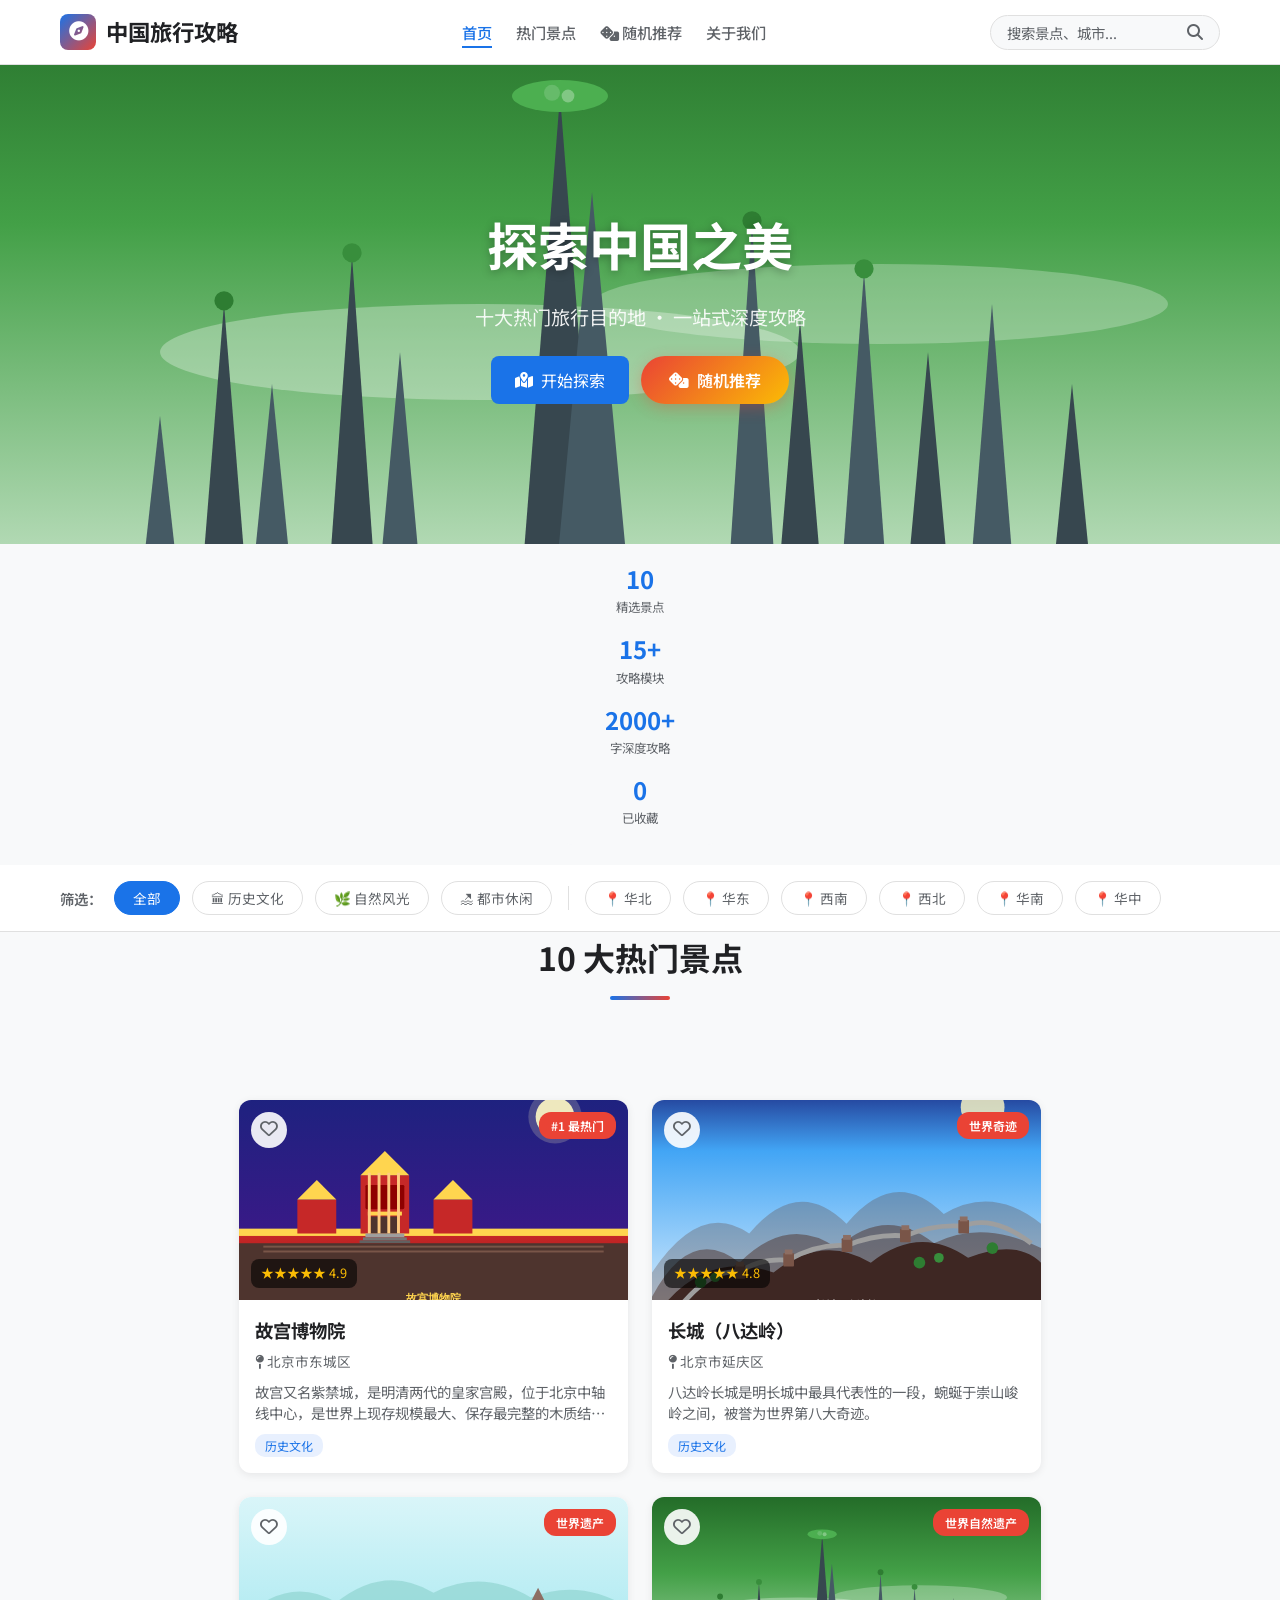
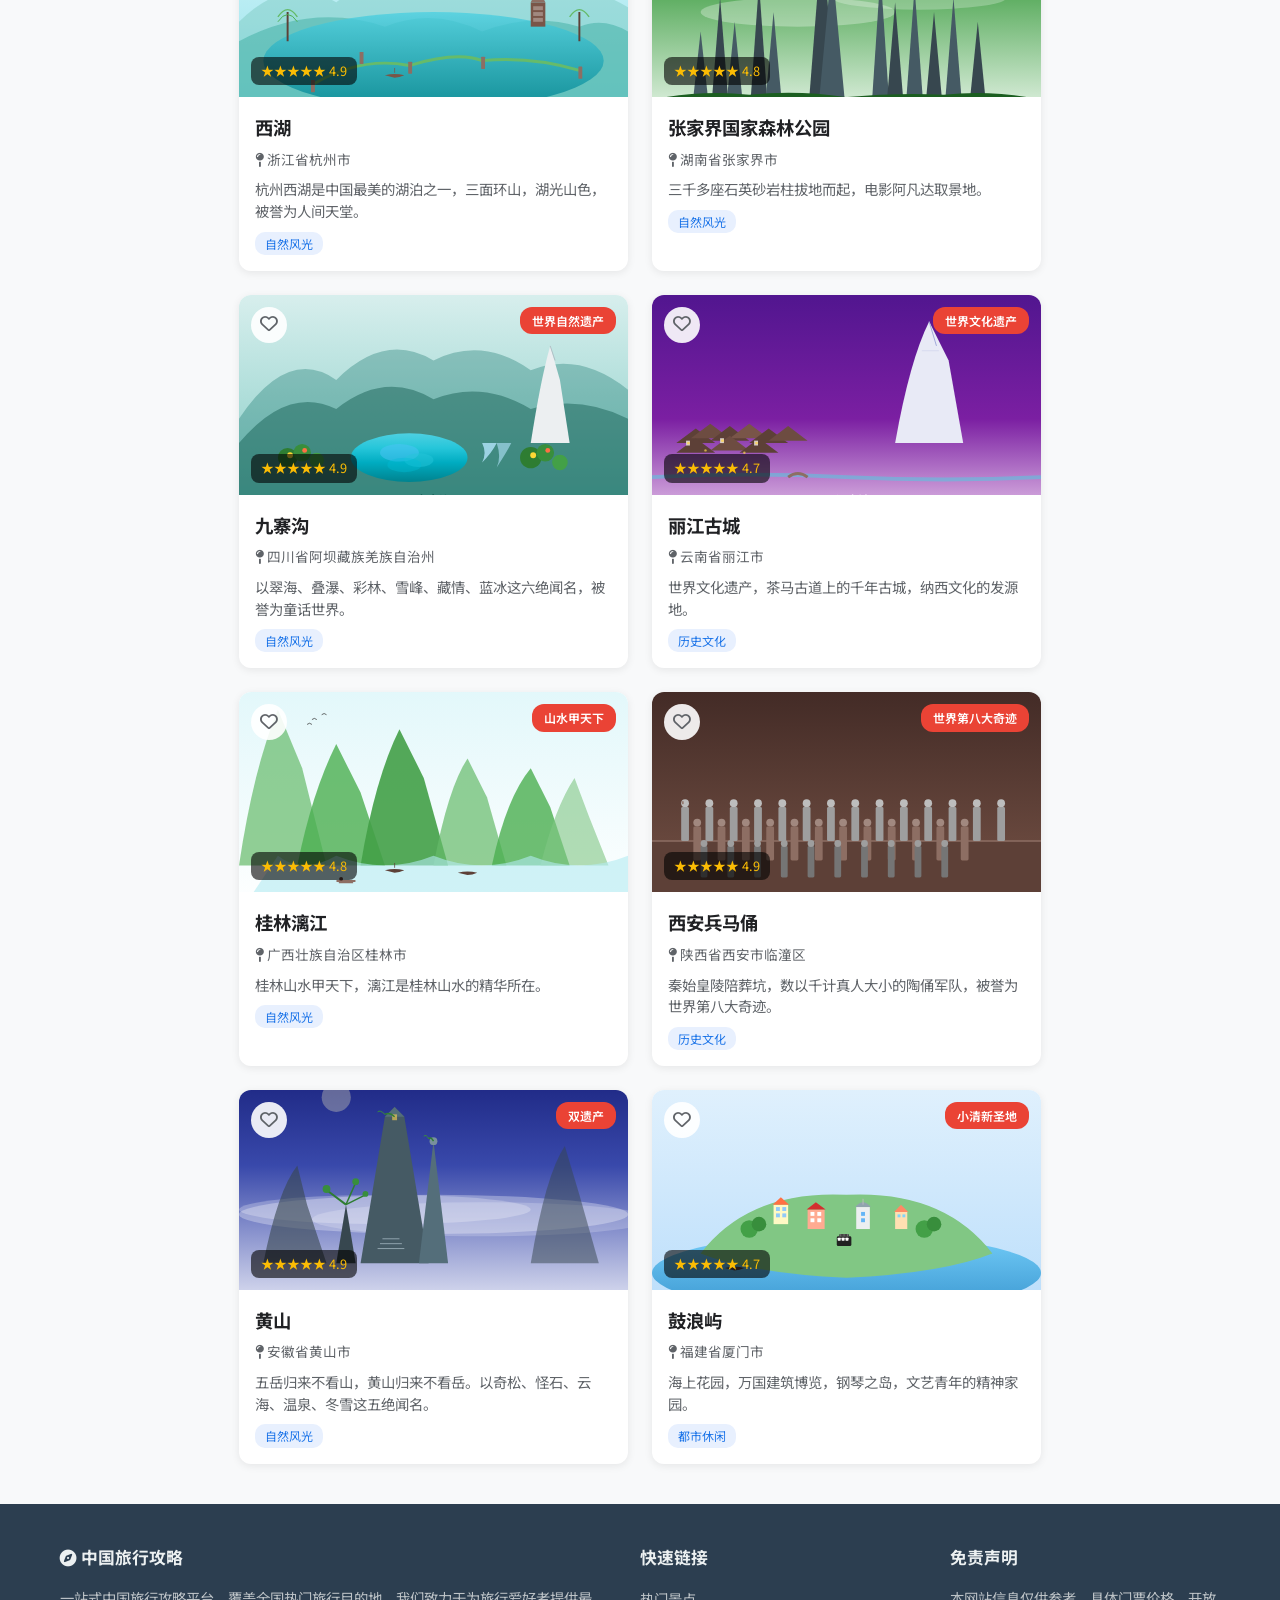
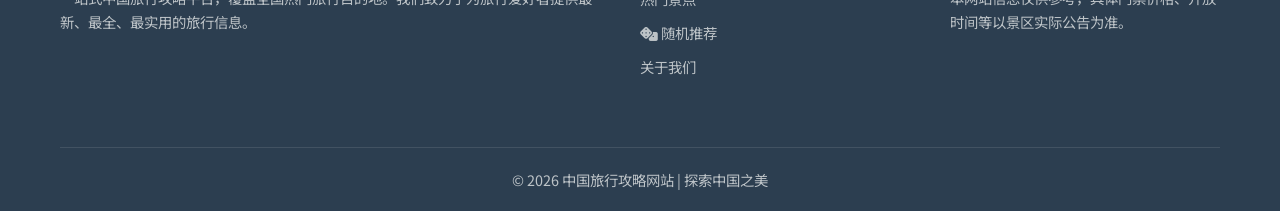
<file: index.html>
﻿<!DOCTYPE html>
<html lang="zh-CN">
<head>
  <meta charset="UTF-8">
  <meta name="viewport" content="width=device-width, initial-scale=1.0">
  <meta name="description" content="中国旅行攻略网站 — 涵盖故宫、长城、西湖、张家界、九寨沟等10大热门景点详细攻略">
  <meta name="keywords" content="中国旅游,旅行攻略,故宫,长城,西湖,张家界,九寨沟,丽江,桂林,兵马俑,黄山,鼓浪屿">
  <title>中国旅行攻略 — 10大热门景点详细攻略</title>
  <link rel="preconnect" href="https://fonts.googleapis.com">
  <link href="https://fonts.googleapis.com/css2?family=Noto+Sans+SC:wght@400;500;600;700&display=swap" rel="stylesheet">
  <link rel="stylesheet" href="https://cdnjs.cloudflare.com/ajax/libs/font-awesome/6.5.1/css/all.min.css">
  <link rel="stylesheet" href="css/style.css">
  <link rel="stylesheet" href="css/enhanced.css">
  <link rel="stylesheet" href="css/responsive.css">
</head>
<body>

  <!-- Header -->
  <header class="header">
    <div class="container">
      <a href="index.html" class="logo">
        <span class="logo-icon"><i class="fas fa-compass"></i></span>
        中国旅行攻略
      </a>
      <nav class="nav">
        <a href="index.html" class="active">首页</a>
        <a href="#spots">热门景点</a>
        <a href="javascript:void(0)" id="randomNavBtn"><i class="fas fa-dice"></i> 随机推荐</a>
        <a href="#footer">关于我们</a>
      </nav>
      <div class="search-box">
        <input type="text" placeholder="搜索景点、城市..." id="searchInput">
        <i class="fas fa-search search-icon"></i>
      </div>
      <button class="mobile-menu-btn" aria-label="菜单"><i class="fas fa-bars"></i></button>
    </div>
  </header>

  <!-- Hero Slideshow -->
  <section class="hero" id="heroSlideshow">
    <div class="hero-slideshow" id="heroSlides"></div>
    <div class="hero-content">
      <h1>探索中国之美</h1>
      <p>十大热门旅行目的地 · 一站式深度攻略</p>
      <div style="display:flex;gap:12px;justify-content:center;flex-wrap:wrap;">
        <a href="#spots" class="btn btn-primary"><i class="fas fa-map-marked-alt"></i> 开始探索</a>
        <button class="random-spot-btn" id="heroRandomBtn"><i class="fas fa-dice"></i> 随机推荐</button>
      </div>
    </div>
  </section>

  <!-- Stats -->
  <div class="container">
    <div class="quick-stats">
      <div class="stat-item">
        <div class="stat-number" id="statSpots">10</div>
        <div class="stat-label">精选景点</div>
      </div>
      <div class="stat-item">
        <div class="stat-number">15+</div>
        <div class="stat-label">攻略模块</div>
      </div>
      <div class="stat-item">
        <div class="stat-number">2000+</div>
        <div class="stat-label">字深度攻略</div>
      </div>
      <div class="stat-item">
        <div class="stat-number" id="statFav">0</div>
        <div class="stat-label">已收藏</div>
      </div>
    </div>
  </div>

  <!-- Filter Bar -->
  <section class="filter-bar" id="spots">
    <div class="container">
      <span style="font-weight:600;font-size:0.9rem;color:var(--color-text-secondary);">筛选：</span>
      <button class="filter-tag active" data-filter="all">全部</button>
      <button class="filter-tag" data-filter="历史文化">🏛 历史文化</button>
      <button class="filter-tag" data-filter="自然风光">🌿 自然风光</button>
      <button class="filter-tag" data-filter="都市休闲">🏖 都市休闲</button>
      <span style="width:1px;height:24px;background:var(--color-border);margin:0 4px;"></span>
      <button class="filter-tag" data-filter="华北">📍 华北</button>
      <button class="filter-tag" data-filter="华东">📍 华东</button>
      <button class="filter-tag" data-filter="西南">📍 西南</button>
      <button class="filter-tag" data-filter="西北">📍 西北</button>
      <button class="filter-tag" data-filter="华南">📍 华南</button>
      <button class="filter-tag" data-filter="华中">📍 华中</button>
    </div>
  </section>

  <!-- Spot Grid -->
  <section class="container">
    <h2 class="section-title">10 大热门景点</h2>
    <div id="searchResultsCount" class="search-results-count"></div>
    <div class="spot-grid" id="spotGrid">
      <div class="loading-spinner"><i class="fas fa-spinner"></i><br>加载中...</div>
    </div>
  </section>

  <!-- Footer -->
  <footer class="footer" id="footer">
    <div class="container">
      <div>
        <h4><i class="fas fa-compass"></i> 中国旅行攻略</h4>
        <p>一站式中国旅行攻略平台，覆盖全国热门旅行目的地。我们致力于为旅行爱好者提供最新、最全、最实用的旅行信息。</p>
      </div>
      <div>
        <h4>快速链接</h4>
        <ul class="footer-links">
          <li><a href="#spots">热门景点</a></li>
          <li><a href="javascript:void(0)" id="randomFooterBtn"><i class="fas fa-dice"></i> 随机推荐</a></li>
          <li><a href="#footer">关于我们</a></li>
        </ul>
      </div>
      <div>
        <h4>免责声明</h4>
        <p>本网站信息仅供参考，具体门票价格、开放时间等以景区实际公告为准。</p>
      </div>
      <div class="footer-bottom">
        <p>&copy; 2026 中国旅行攻略网站 | 探索中国之美</p>
      </div>
    </div>
  </footer>

  <!-- Back to Top -->
  <button class="back-to-top" aria-label="返回顶部"><i class="fas fa-arrow-up"></i></button>

  <!-- Toast -->
  <div class="toast"></div>

  <script src="js/main.js"></script>
  <script src="js/search.js"></script>
  <script src="js/favorites.js"></script>
  <script>
    (function () {
      var spotIds = ["gugong","changcheng","xihu","zhangjiajie","jiuzhaigou","lijiang","guilin","bingmayong","huangshan","gulangyu"];

      // Load spots data
      fetch("data/spots.json")
        .then(function (r) { return r.json(); })
        .then(function (data) {
          window.spotsData = data.spots;
          renderSpots(data.spots);
          initHeroSlideshow(data.spots);
          updateFavCount();
        })
        .catch(function () {
          document.getElementById("spotGrid").innerHTML =
            "<div style='text-align:center;padding:40px;color:#999;'>数据加载失败，请刷新重试</div>";
        });

      // ----------------------
      // Hero Slideshow
      // ----------------------
      function initHeroSlideshow(spots) {
        var container = document.getElementById("heroSlides");
        if (!container) return;
        var shuffled = spots.slice().sort(function () { return Math.random() - 0.5; }).slice(0, 5);
        shuffled.forEach(function (s, i) {
          var slide = document.createElement("div");
          slide.className = "hero-slide" + (i === 0 ? " active" : "");
          var img = document.createElement("img");
          img.src = "images/" + s.id + ".svg";
          img.alt = s.name;
          img.style.cssText = "width:100%;height:100%;object-fit:cover;";
          slide.appendChild(img);
          container.appendChild(slide);
        });
        // Cycle slides
        var idx = 0;
        setInterval(function () {
          var slides = container.querySelectorAll(".hero-slide");
          slides.forEach(function (s) { s.classList.remove("active"); });
          idx = (idx + 1) % slides.length;
          if (slides[idx]) slides[idx].classList.add("active");
        }, 4000);
      }

      // ----------------------
      // Render Spot Grid
      // ----------------------
      function renderSpots(spots) {
        var grid = document.getElementById("spotGrid");
        grid.innerHTML = "";
        spots.forEach(function (s) {
          var card = document.createElement("div");
          card.className = "spot-card";
          card.setAttribute("data-type", s.type);
          card.setAttribute("data-region", s.region);
          card.style.animationDelay = (spotIds.indexOf(s.id) * 0.06) + "s";

          var stars = "";
          for (var i = 1; i <= 5; i++) stars += (i <= Math.round(s.rating)) ? "★" : "☆";

          card.innerHTML =
            "<div class=\"spot-card-img\" onclick=\"window.location.href='spots/" + s.id + ".html'\">" +
              "<button class=\"fav-btn\" data-spot-id=\"" + s.id + "\"><i class=\"far fa-heart\"></i></button>" +
              "<img src=\"images/" + s.id + ".svg\" alt=\"" + s.name + "\" style=\"width:100%;height:100%;object-fit:cover;\">" +
              (s.badge ? "<span class=\"spot-badge\">" + s.badge + "</span>" : "") +
              "<span class=\"spot-rating\">" + stars + " " + s.rating + "</span>" +
              "<div class=\"overlay-hover\"><span>查看攻略 →</span></div>" +
            "</div>" +
            "<div class=\"spot-card-body\" onclick=\"window.location.href='spots/" + s.id + ".html'\">" +
              "<h3>" + s.name + "</h3>" +
              "<div class=\"spot-location\"><i class=\"fas fa-map-pin\"></i> " + s.location + "</div>" +
              "<div class=\"spot-desc\">" + s.desc + "</div>" +
              "<div class=\"spot-tags\"><span class=\"spot-tag\">" + s.type + "</span></div>" +
            "</div>";
          grid.appendChild(card);
        });
        // Re-bind favorites
        if (window.tripFavorites && window.tripFavorites.rebind) {
          window.tripFavorites.rebind();
        }
      }

      // ----------------------
      // Filter
      // ----------------------
      document.querySelectorAll(".filter-tag").forEach(function (btn) {
        btn.addEventListener("click", function () {
          document.querySelectorAll(".filter-tag").forEach(function (b) { b.classList.remove("active"); });
          this.classList.add("active");
          var filter = this.getAttribute("data-filter");
          var allCards = document.querySelectorAll(".spot-card");
          var count = 0;
          allCards.forEach(function (card) {
            if (filter === "all" ||
                card.getAttribute("data-type") === filter ||
                card.getAttribute("data-region") === filter) {
              card.style.display = "";
              count++;
            } else {
              card.style.display = "none";
            }
          });
          var countEl = document.getElementById("searchResultsCount");
          if (countEl) {
            countEl.textContent = filter === "all" ? "共 " + allCards.length + " 个景点" : "筛选出 " + count + " 个景点";
          }
        });
      });

      // ----------------------
      // Random spot
      // ----------------------
      function goRandom() {
        if (window.spotsData && window.spotsData.length) {
          var r = window.spotsData[Math.floor(Math.random() * window.spotsData.length)];
          window.location.href = "spots/" + r.id + ".html";
        } else {
          var r = spotIds[Math.floor(Math.random() * spotIds.length)];
          window.location.href = "spots/" + r + ".html";
        }
      }
      document.getElementById("randomNavBtn") && (document.getElementById("randomNavBtn").onclick = goRandom);
      document.getElementById("heroRandomBtn") && (document.getElementById("heroRandomBtn").onclick = goRandom);
      document.getElementById("randomFooterBtn") && (document.getElementById("randomFooterBtn").onclick = goRandom);

      // ----------------------
      // Favorite count
      // ----------------------
      function updateFavCount() {
        var el = document.getElementById("statFav");
        if (el && window.tripFavorites) {
          var favs = window.tripFavorites.getFavorites();
          el.textContent = favs.length;
        }
      }
      document.addEventListener("favoriteChange", updateFavCount);
    })();
  </script>
</body>
</html>
</file>
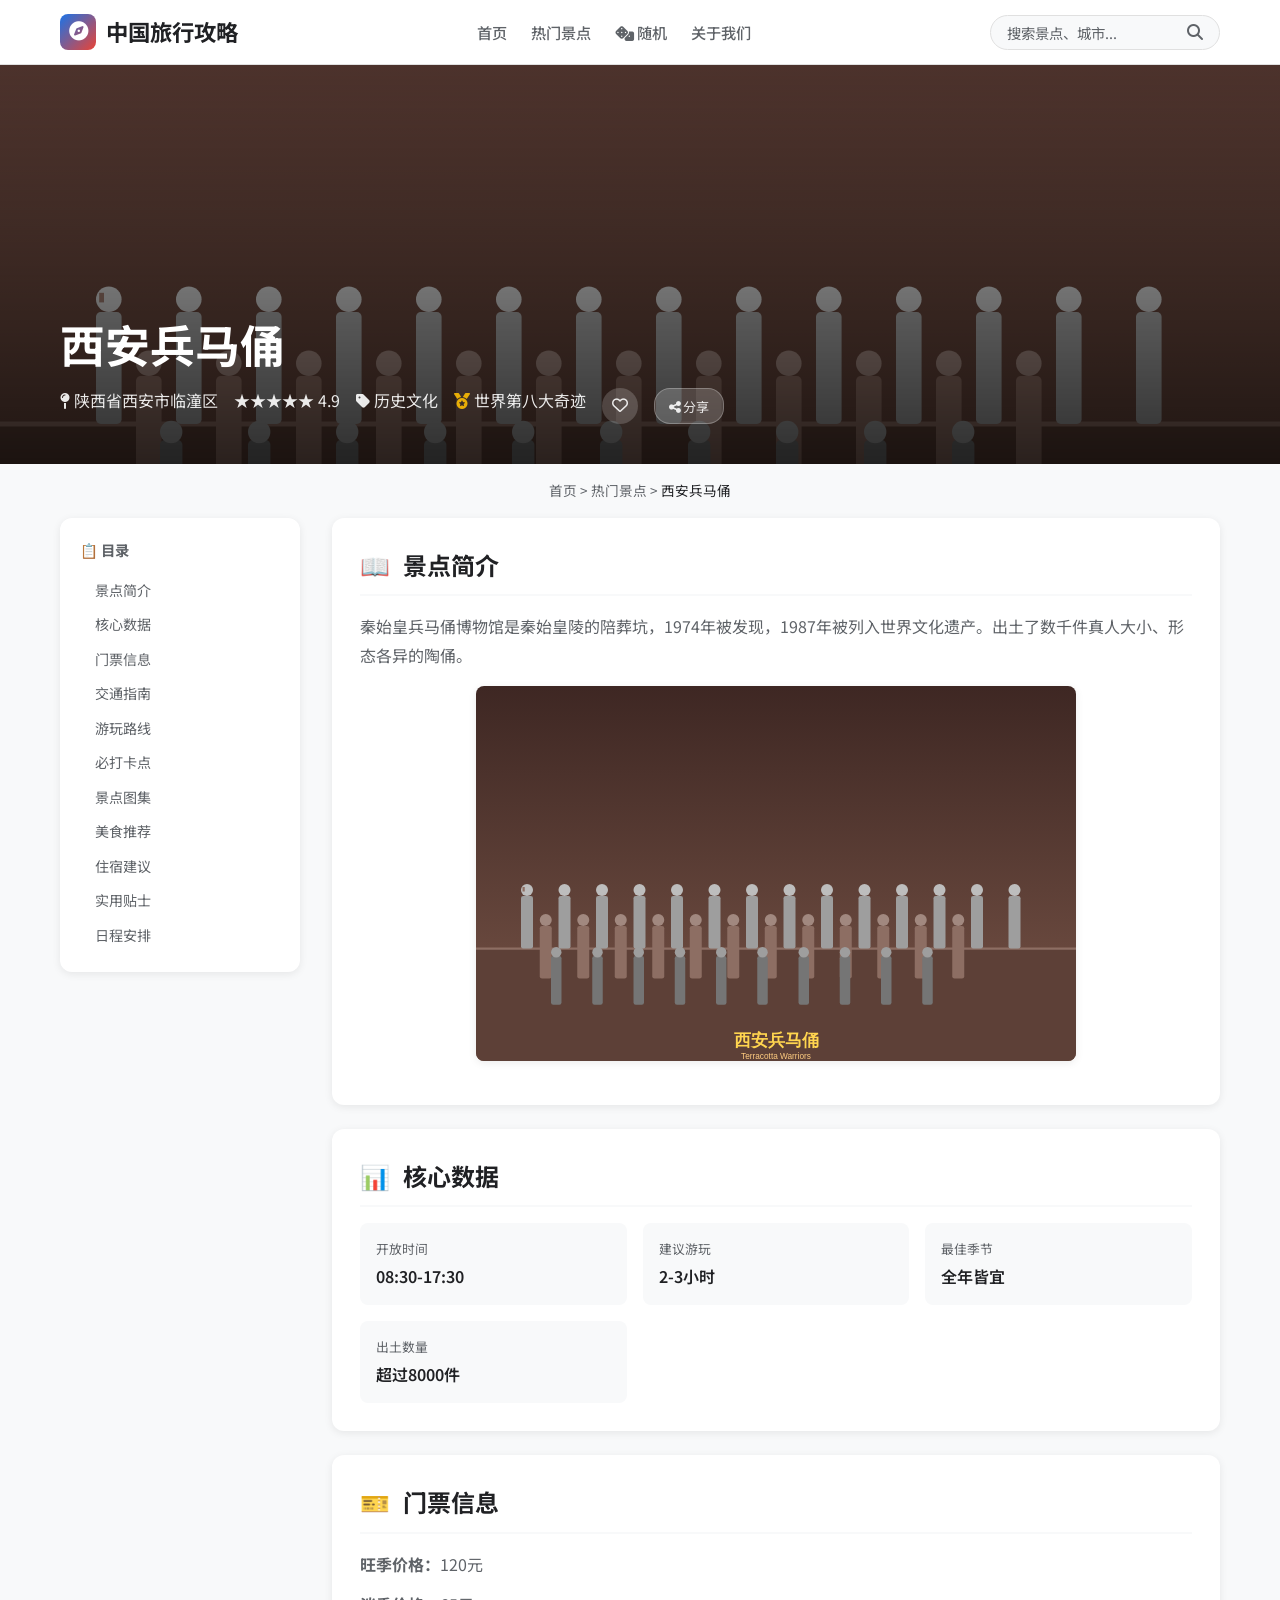
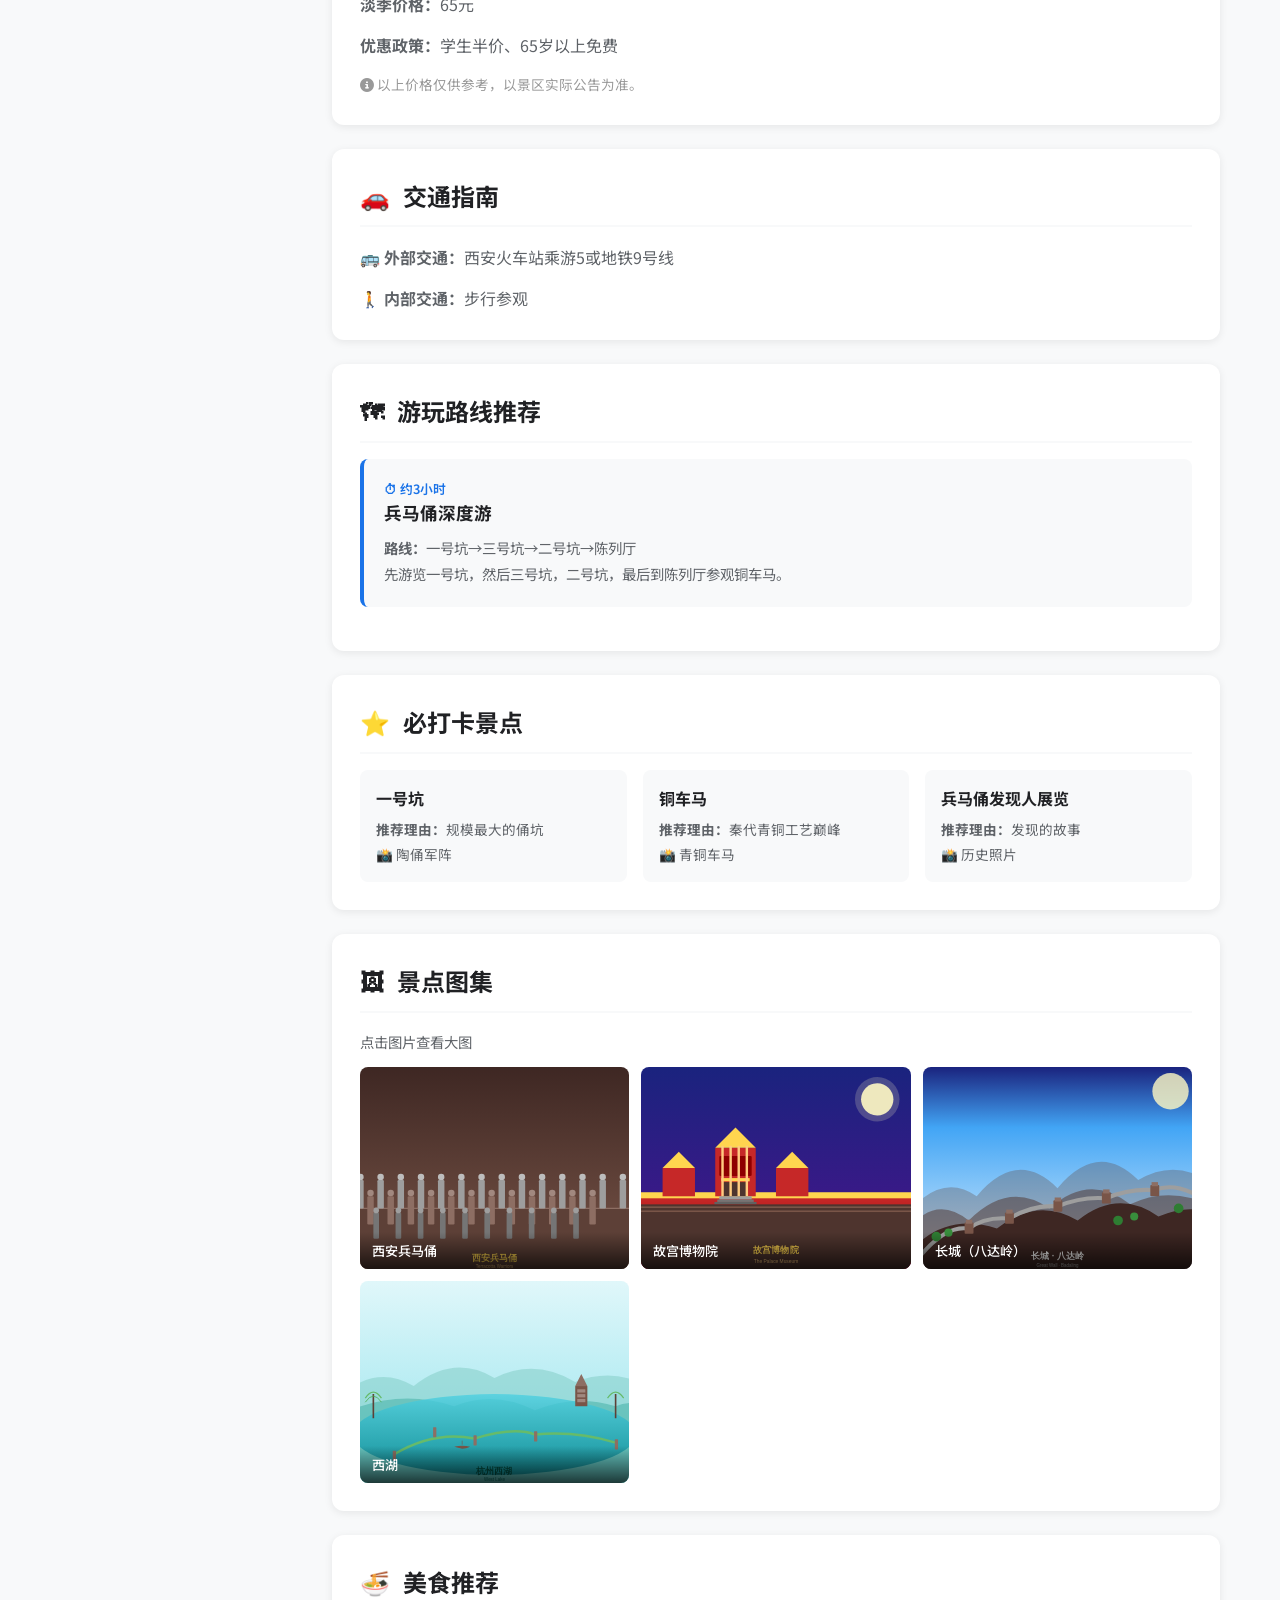
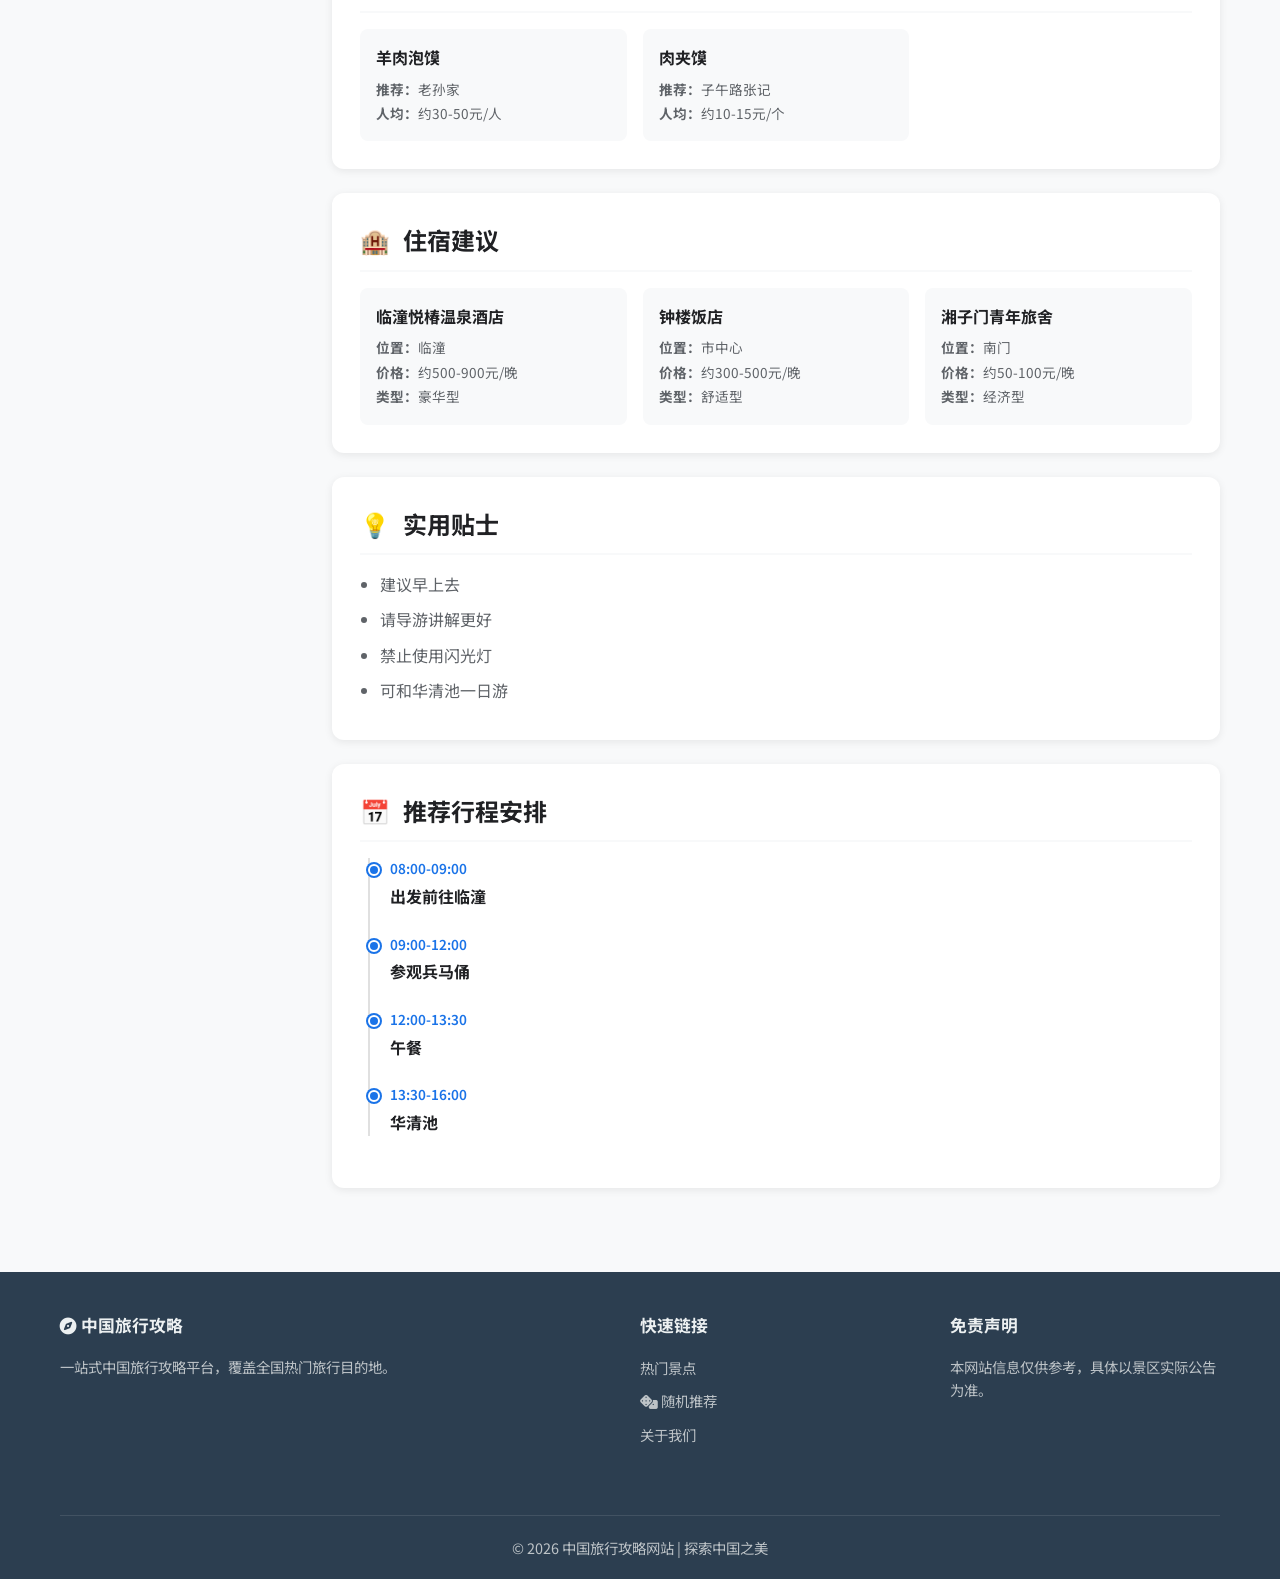
<file: spots/bingmayong.html>
<!DOCTYPE html>
<html lang="zh-CN">
<head>
  <meta charset="UTF-8">
  <meta name="viewport" content="width=device-width, initial-scale=1.0">
  <meta name="description" content="西安兵马俑详细攻略：门票价格、开放时间、游览路线推荐、交通指南、美食住宿一站式攻略。">
  <meta name="keywords" content="秦始皇陵,西安,陕西">
  <title>西安兵马俑 — 中国旅行攻略</title>
  <link rel="preconnect" href="https://fonts.googleapis.com">
  <link href="https://fonts.googleapis.com/css2?family=Noto+Sans+SC:wght@400;500;600;700&display=swap" rel="stylesheet">
  <link rel="stylesheet" href="https://cdnjs.cloudflare.com/ajax/libs/font-awesome/6.5.1/css/all.min.css">
  <link rel="stylesheet" href="../css/style.css">
  <link rel="stylesheet" href="../css/enhanced.css">
  <link rel="stylesheet" href="../css/responsive.css">
</head>
<body>
  <!-- Lightbox -->
  <div class="lightbox" id="lightbox" onclick="closeLightbox()">
    <button class="lightbox-close" onclick="closeLightbox()">&times;</button>
    <div class="lightbox-content" id="lightboxContent"></div>
    <div class="lightbox-caption" id="lightboxCaption"></div>
  </div>

  <!-- Header -->
  <header class="header">
    <div class="container">
      <a href="../index.html" class="logo"><span class="logo-icon"><i class="fas fa-compass"></i></span>中国旅行攻略</a>
      <nav class="nav">
        <a href="../index.html">首页</a>
        <a href="../index.html#spots">热门景点</a>
        <a href="javascript:void(0)" onclick="goRandom()" title="随机推荐"><i class="fas fa-dice"></i> 随机</a>
        <a href="../index.html#footer">关于我们</a>
      </nav>
      <div class="search-box">
        <input type="text" placeholder="搜索景点、城市...">
        <i class="fas fa-search search-icon"></i>
      </div>
      <button class="mobile-menu-btn" aria-label="菜单"><i class="fas fa-bars"></i></button>
    </div>
  </header>

  <!-- Detail Hero -->
  <section class="detail-hero">
    <div class="hero-bg-fill">
      <img src="../images/bingmayong.svg" alt="西安兵马俑" style="width:100%;height:100%;object-fit:cover;">
    </div>
    <div class="hero-overlay"></div>
    <div class="hero-text">
      <h1>西安兵马俑</h1>
      <div class="hero-meta">
        <span><i class="fas fa-map-pin"></i> 陕西省西安市临潼区</span>
        <span>★★★★★ 4.9</span>
        <span><i class="fas fa-tag"></i> 历史文化</span>
        <span><i class="fas fa-medal" style="color:var(--color-warm);"></i> 世界第八大奇迹</span>
        <button class="fav-btn" data-spot-id="bingmayong" style="position:relative;top:0;left:0;background:rgba(255,255,255,0.2);border-radius:50%;width:36px;height:36px;font-size:1rem;color:#fff;"><i class="far fa-heart"></i></button>
        <button class="share-btn-sm" onclick="copyLink()" style="background:rgba(255,255,255,0.2);color:#fff;border-color:rgba(255,255,255,0.3);"><i class="fas fa-share-alt"></i> 分享</button>
      </div>
    </div>
  </section>

  <!-- Breadcrumb -->
  <div class="container"><div class="breadcrumb">
    <a href="../index.html">首页</a> &gt; <a href="../index.html#spots">热门景点</a> &gt; <span>西安兵马俑</span>
  </div></div>

  <!-- Detail Layout -->
  <div class="container detail-layout">
    <!-- Sidebar -->
    <nav class="sidebar-nav">
      <h4>📋 目录</h4>
      <a href="#intro" class="active">景点简介</a>
      <a href="#info">核心数据</a>
      <a href="#ticket">门票信息</a>
      <a href="#transport">交通指南</a>
      <a href="#routes">游玩路线</a>
      <a href="#highlights">必打卡点</a>
      <a href="#gallery">景点图集</a>
      <a href="#food">美食推荐</a>
      <a href="#hotels">住宿建议</a>
      <a href="#tips">实用贴士</a>
      <a href="#schedule">日程安排</a>
    </nav>

    <!-- Main Content -->
    <main class="detail-content">
      <!-- Intro -->
      <section class="detail-section" id="intro">
        <h2><span class="section-icon">📖</span> 景点简介</h2>
        <p>秦始皇兵马俑博物馆是秦始皇陵的陪葬坑，1974年被发现，1987年被列入世界文化遗产。出土了数千件真人大小、形态各异的陶俑。</p>
        <img src="../images/bingmayong.svg" alt="西安兵马俑" style="width:100%;max-width:600px;border-radius:var(--radius-sm);margin:16px auto;display:block;box-shadow:var(--shadow-sm);">
      </section>

      <!-- Info -->
      <section class="detail-section" id="info">
        <h2><span class="section-icon">📊</span> 核心数据</h2>
        <div class="info-grid"><div class="info-item"><div class="label">开放时间</div><div class="value">08:30-17:30</div></div>
          <div class="info-item"><div class="label">建议游玩</div><div class="value">2-3小时</div></div>
          <div class="info-item"><div class="label">最佳季节</div><div class="value">全年皆宜</div></div>
          <div class="info-item"><div class="label">出土数量</div><div class="value">超过8000件</div></div></div>
      </section>

      <!-- Ticket -->
      <section class="detail-section" id="ticket">
        <h2><span class="section-icon">🎫</span> 门票信息</h2>
        <p><strong>旺季价格：</strong>120元</p>
        <p><strong>淡季价格：</strong>65元</p>
        <p><strong>优惠政策：</strong>学生半价、65岁以上免费</p>
        <p style="margin-top:12px;font-size:0.85rem;color:#999;"><i class="fas fa-info-circle"></i> 以上价格仅供参考，以景区实际公告为准。</p>
      </section>

      <!-- Transport -->
      <section class="detail-section" id="transport">
        <h2><span class="section-icon">🚗</span> 交通指南</h2>
        <p><strong>🚌 外部交通：</strong>西安火车站乘游5或地铁9号线</p>
        <p><strong>🚶 内部交通：</strong>步行参观</p>
      </section>

      <!-- Routes -->
      <section class="detail-section" id="routes">
        <h2><span class="section-icon">🗺</span> 游玩路线推荐</h2>
        <div class="route-card">
      <div class="route-time">⏱ 约3小时</div>
      <h3>兵马俑深度游</h3>
      <p><strong>路线：</strong>一号坑→三号坑→二号坑→陈列厅</p>
      <p>先游览一号坑，然后三号坑，二号坑，最后到陈列厅参观铜车马。</p>
    </div>
      </section>

      <!-- Highlights -->
      <section class="detail-section" id="highlights">
        <h2><span class="section-icon">⭐</span> 必打卡景点</h2>
        <div class="item-list"><div class="item-card"><h3>一号坑</h3><p><strong>推荐理由：</strong>规模最大的俑坑</p><p>📸 陶俑军阵</p></div>
        <div class="item-card"><h3>铜车马</h3><p><strong>推荐理由：</strong>秦代青铜工艺巅峰</p><p>📸 青铜车马</p></div>
        <div class="item-card"><h3>兵马俑发现人展览</h3><p><strong>推荐理由：</strong>发现的故事</p><p>📸 历史照片</p></div></div>
      </section>

      <!-- Gallery -->
      <section class="detail-section" id="gallery">
        <h2><span class="section-icon">🖼</span> 景点图集</h2>
        <p style="color:var(--color-text-secondary);font-size:0.9rem;margin-bottom:12px;">点击图片查看大图</p>
        <div class="gallery-grid">
          <div class="gallery-item" onclick="openLightbox('../images/bingmayong.svg','西安兵马俑 - 全景')">
            <img src="../images/bingmayong.svg" alt="西安兵马俑" style="width:100%;height:100%;object-fit:cover">
            <div class="gallery-label">西安兵马俑</div>
          </div>
          <div class="gallery-item" onclick="openLightbox('../images/gugong.svg','故宫博物院')">
      <img src="../images/gugong.svg" alt="故宫博物院" style="width:100%;height:100%;object-fit:cover">
      <div class="gallery-label">故宫博物院</div>
    </div>
        <div class="gallery-item" onclick="openLightbox('../images/changcheng.svg','长城（八达岭）')">
      <img src="../images/changcheng.svg" alt="长城（八达岭）" style="width:100%;height:100%;object-fit:cover">
      <div class="gallery-label">长城（八达岭）</div>
    </div>
        <div class="gallery-item" onclick="openLightbox('../images/xihu.svg','西湖')">
      <img src="../images/xihu.svg" alt="西湖" style="width:100%;height:100%;object-fit:cover">
      <div class="gallery-label">西湖</div>
    </div>
        </div>
      </section>

      <!-- Food -->
      <section class="detail-section" id="food">
        <h2><span class="section-icon">🍜</span> 美食推荐</h2>
        <div class="item-list"><div class="item-card"><h3>羊肉泡馍</h3><p><strong>推荐：</strong>老孙家</p><p><strong>人均：</strong>约30-50元/人</p></div>
        <div class="item-card"><h3>肉夹馍</h3><p><strong>推荐：</strong>子午路张记</p><p><strong>人均：</strong>约10-15元/个</p></div></div>
      </section>

      <!-- Hotels -->
      <section class="detail-section" id="hotels">
        <h2><span class="section-icon">🏨</span> 住宿建议</h2>
        <div class="item-list"><div class="item-card"><h3>临潼悦椿温泉酒店</h3><p><strong>位置：</strong>临潼</p><p><strong>价格：</strong>约500-900元/晚</p><p><strong>类型：</strong>豪华型</p></div>
        <div class="item-card"><h3>钟楼饭店</h3><p><strong>位置：</strong>市中心</p><p><strong>价格：</strong>约300-500元/晚</p><p><strong>类型：</strong>舒适型</p></div>
        <div class="item-card"><h3>湘子门青年旅舍</h3><p><strong>位置：</strong>南门</p><p><strong>价格：</strong>约50-100元/晚</p><p><strong>类型：</strong>经济型</p></div></div>
      </section>

      <!-- Tips -->
      <section class="detail-section" id="tips">
        <h2><span class="section-icon">💡</span> 实用贴士</h2>
        <ul class="tips-list"><li>建议早上去</li>
        <li>请导游讲解更好</li>
        <li>禁止使用闪光灯</li>
        <li>可和华清池一日游</li></ul>
      </section>

      <!-- Schedule -->
      <section class="detail-section" id="schedule">
        <h2><span class="section-icon">📅</span> 推荐行程安排</h2>
        <div class="timeline"><div class="timeline-item"><div class="time">08:00-09:00</div><h4>出发前往临潼</h4></div>
        <div class="timeline-item"><div class="time">09:00-12:00</div><h4>参观兵马俑</h4></div>
        <div class="timeline-item"><div class="time">12:00-13:30</div><h4>午餐</h4></div>
        <div class="timeline-item"><div class="time">13:30-16:00</div><h4>华清池</h4></div></div>
      </section>
    </main>
  </div>

  <!-- Footer -->
  <footer class="footer">
    <div class="container">
      <div><h4><i class="fas fa-compass"></i> 中国旅行攻略</h4><p>一站式中国旅行攻略平台，覆盖全国热门旅行目的地。</p></div>
      <div><h4>快速链接</h4><ul class="footer-links">
        <li><a href="../index.html#spots">热门景点</a></li>
        <li><a href="javascript:void(0)" onclick="goRandom()"><i class="fas fa-dice"></i> 随机推荐</a></li>
        <li><a href="../index.html#footer">关于我们</a></li>
      </ul></div>
      <div><h4>免责声明</h4><p>本网站信息仅供参考，具体以景区实际公告为准。</p></div>
      <div class="footer-bottom"><p>&copy; 2026 中国旅行攻略网站 | 探索中国之美</p></div>
    </div>
  </footer>

  <button class="back-to-top" aria-label="返回顶部"><i class="fas fa-arrow-up"></i></button>

  <script>
    // Lightbox
    function openLightbox(src, caption) {
      var lb = document.getElementById("lightbox");
      var content = document.getElementById("lightboxContent");
      var cap = document.getElementById("lightboxCaption");
      content.innerHTML = "<img src='" + src + "' alt='" + caption + "' style='width:100%;height:auto;'>";
      cap.textContent = caption || "";
      lb.classList.add("show");
      document.body.style.overflow = "hidden";
    }
    function closeLightbox() {
      document.getElementById("lightbox").classList.remove("show");
      document.body.style.overflow = "";
    }
    document.addEventListener("keydown", function(e) {
      if (e.key === "Escape") closeLightbox();
    });

    // Random spot
    function goRandom() {
      var ids = ["gugong","changcheng","xihu","zhangjiajie","jiuzhaigou","lijiang","guilin","bingmayong","huangshan","gulangyu"];
      var r = ids[Math.floor(Math.random() * ids.length)];
      window.location.href = "../spots/" + r + ".html";
    }

    // Copy link
    function copyLink() {
      navigator.clipboard.writeText(window.location.href).then(function() {
        if (window.showToast) window.showToast("链接已复制");
      });
    }

    // Share
    document.querySelectorAll(".share-btn-sm").forEach(function(b) {
      b.addEventListener("click", function() {
        if (navigator.share) {
          navigator.share({ title: document.title, url: window.location.href });
        } else {
          copyLink();
        }
      });
    });
  </script>
  <script src="../js/main.js"></script>
  <script src="../js/search.js"></script>
  <script src="../js/favorites.js"></script>
</body>
</html>
</file>
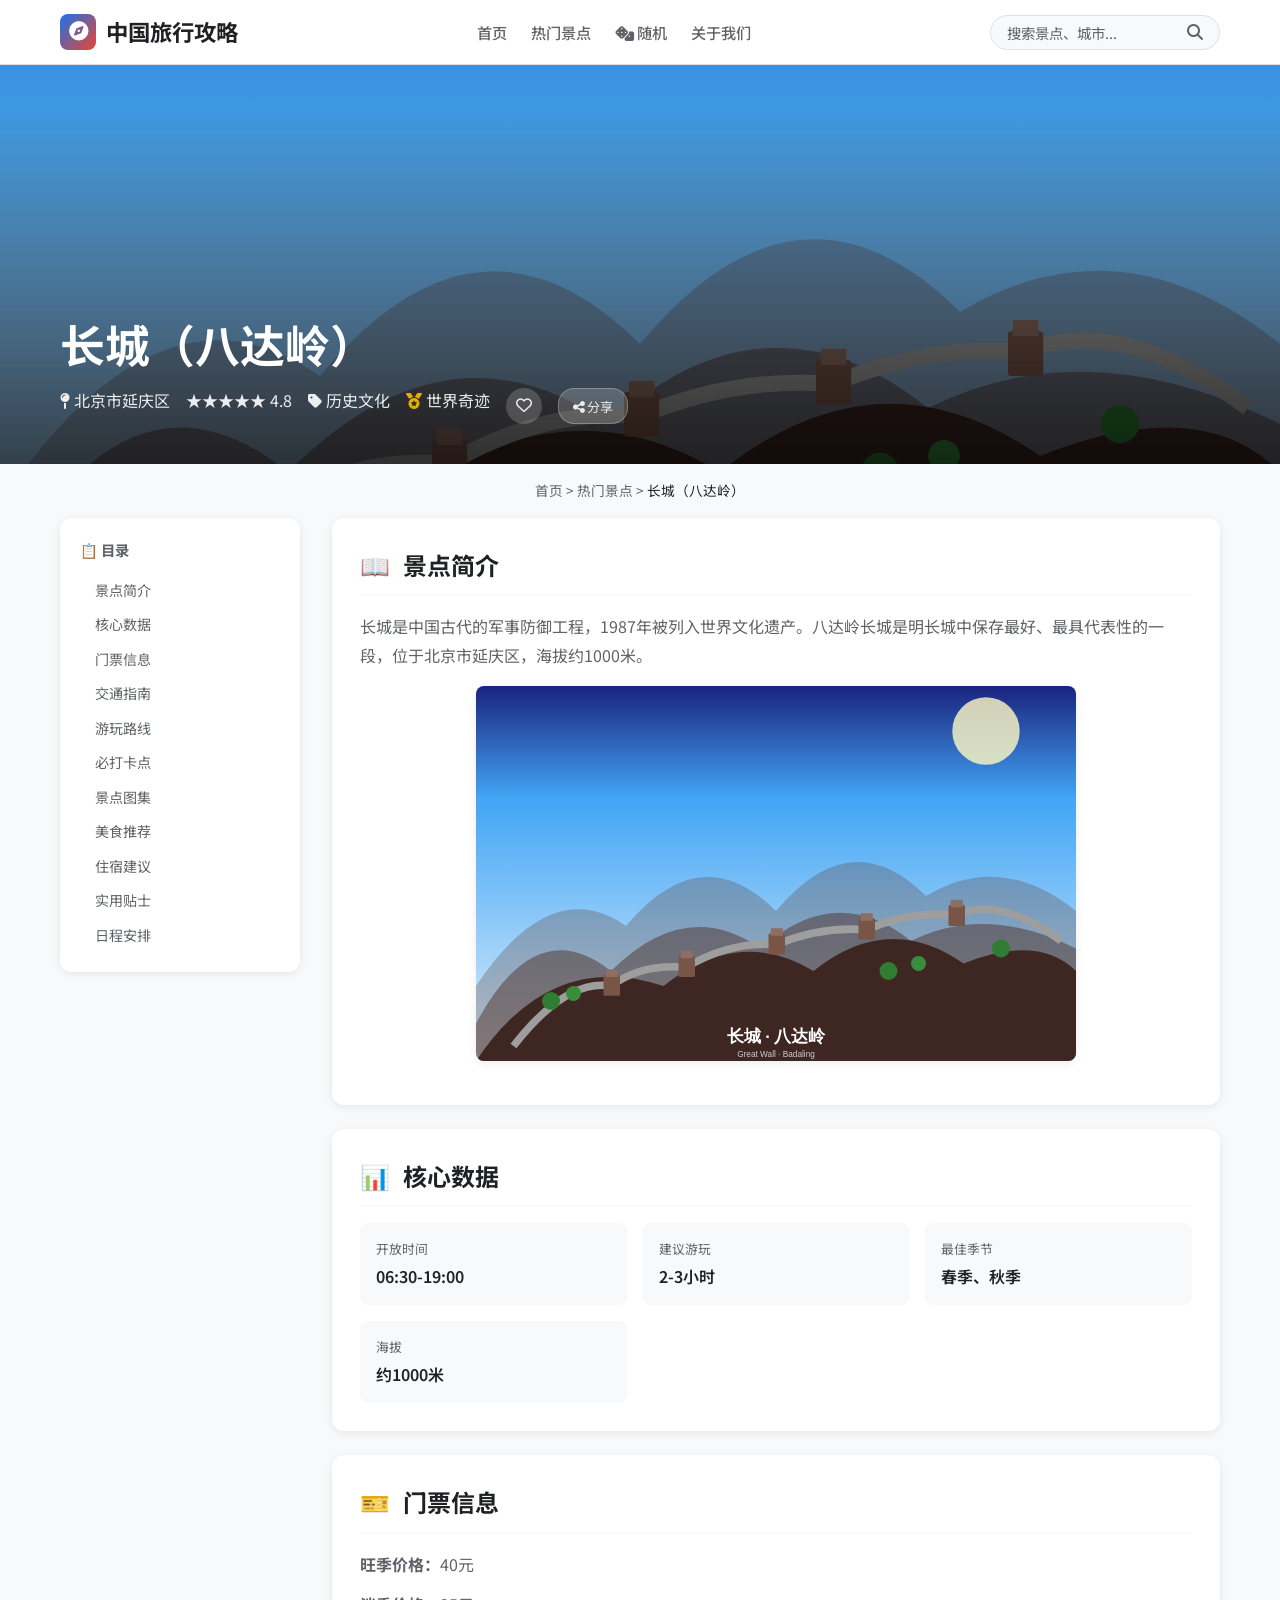
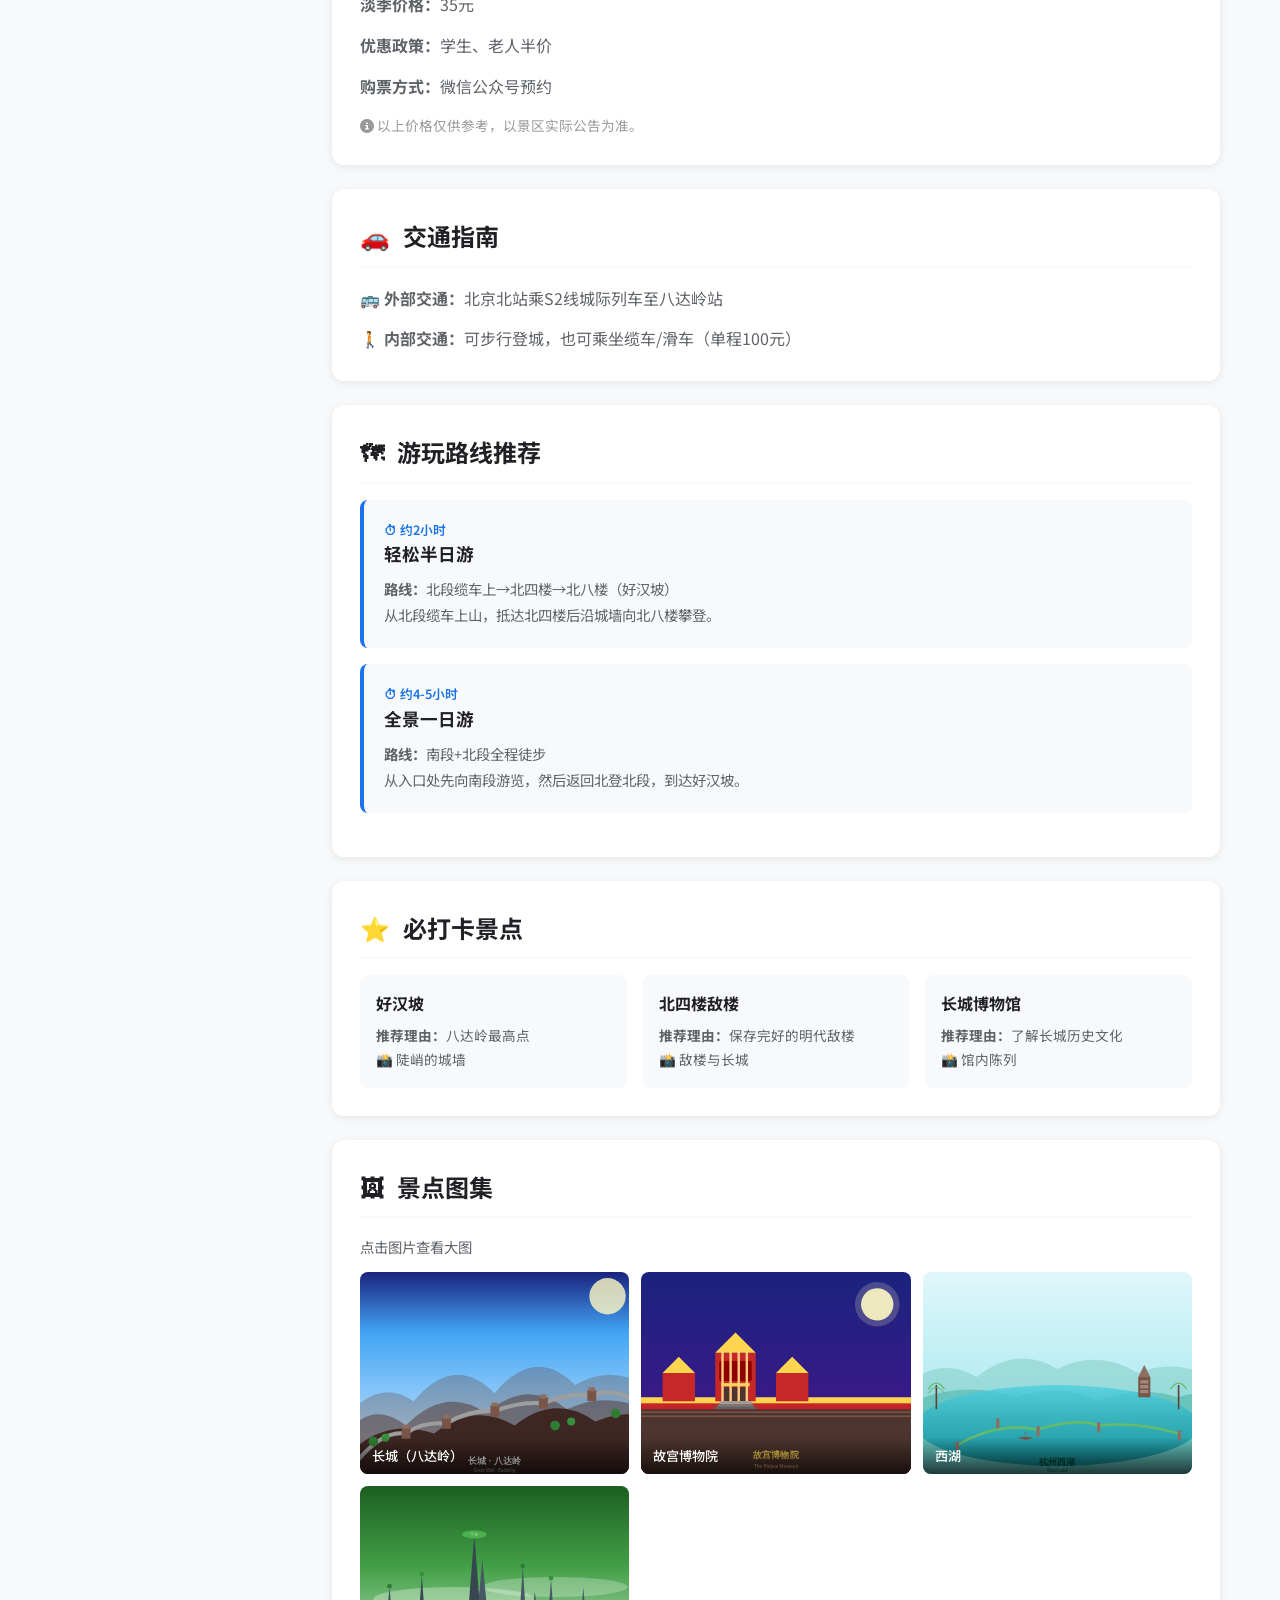
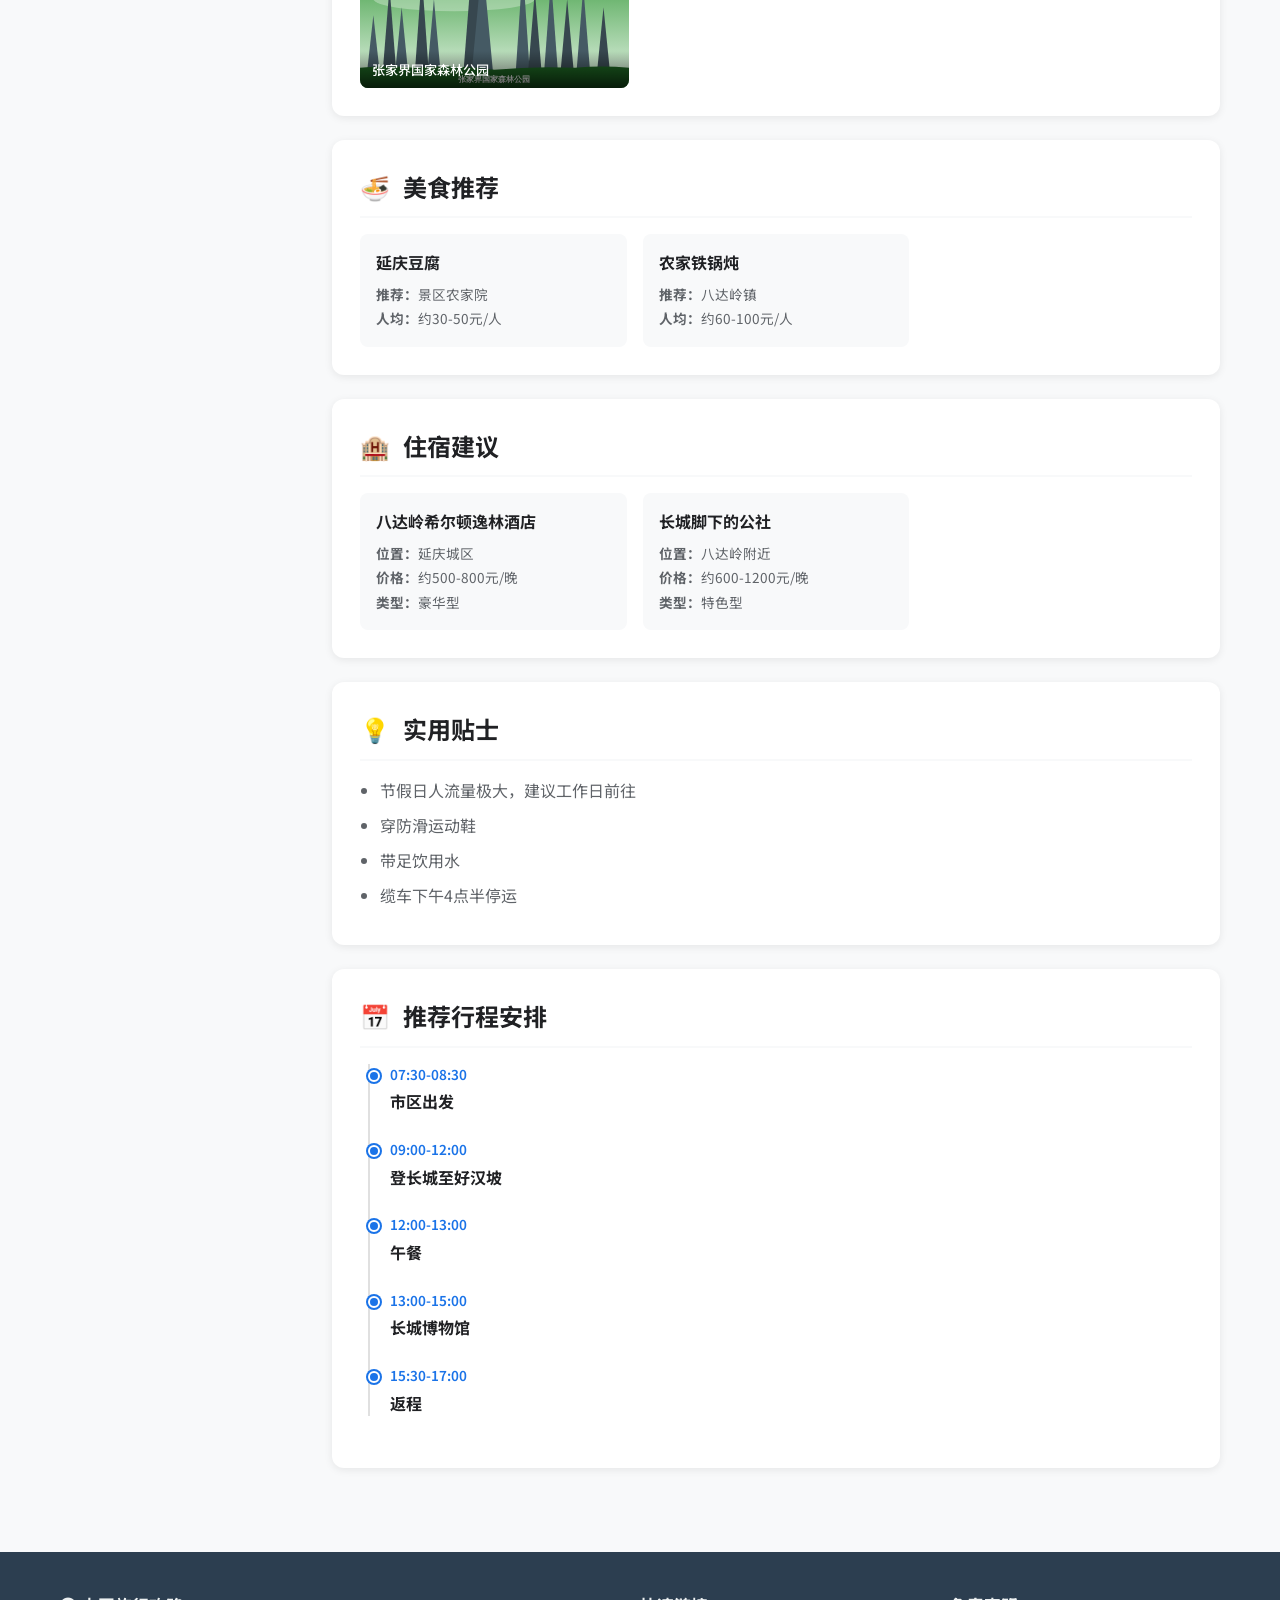
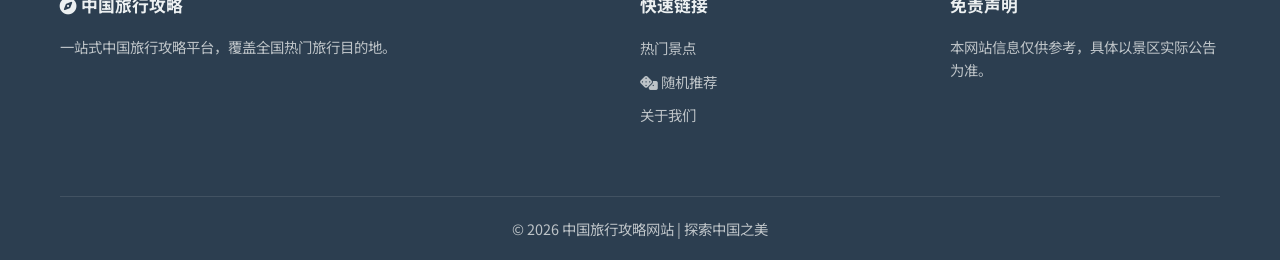
<file: spots/changcheng.html>
<!DOCTYPE html>
<html lang="zh-CN">
<head>
  <meta charset="UTF-8">
  <meta name="viewport" content="width=device-width, initial-scale=1.0">
  <meta name="description" content="长城（八达岭）详细攻略：门票价格、开放时间、游览路线推荐、交通指南、美食住宿一站式攻略。">
  <meta name="keywords" content="万里长城,世界奇迹,八达岭,北京">
  <title>长城（八达岭） — 中国旅行攻略</title>
  <link rel="preconnect" href="https://fonts.googleapis.com">
  <link href="https://fonts.googleapis.com/css2?family=Noto+Sans+SC:wght@400;500;600;700&display=swap" rel="stylesheet">
  <link rel="stylesheet" href="https://cdnjs.cloudflare.com/ajax/libs/font-awesome/6.5.1/css/all.min.css">
  <link rel="stylesheet" href="../css/style.css">
  <link rel="stylesheet" href="../css/enhanced.css">
  <link rel="stylesheet" href="../css/responsive.css">
</head>
<body>
  <!-- Lightbox -->
  <div class="lightbox" id="lightbox" onclick="closeLightbox()">
    <button class="lightbox-close" onclick="closeLightbox()">&times;</button>
    <div class="lightbox-content" id="lightboxContent"></div>
    <div class="lightbox-caption" id="lightboxCaption"></div>
  </div>

  <!-- Header -->
  <header class="header">
    <div class="container">
      <a href="../index.html" class="logo"><span class="logo-icon"><i class="fas fa-compass"></i></span>中国旅行攻略</a>
      <nav class="nav">
        <a href="../index.html">首页</a>
        <a href="../index.html#spots">热门景点</a>
        <a href="javascript:void(0)" onclick="goRandom()" title="随机推荐"><i class="fas fa-dice"></i> 随机</a>
        <a href="../index.html#footer">关于我们</a>
      </nav>
      <div class="search-box">
        <input type="text" placeholder="搜索景点、城市...">
        <i class="fas fa-search search-icon"></i>
      </div>
      <button class="mobile-menu-btn" aria-label="菜单"><i class="fas fa-bars"></i></button>
    </div>
  </header>

  <!-- Detail Hero -->
  <section class="detail-hero">
    <div class="hero-bg-fill">
      <img src="../images/changcheng.svg" alt="长城（八达岭）" style="width:100%;height:100%;object-fit:cover;">
    </div>
    <div class="hero-overlay"></div>
    <div class="hero-text">
      <h1>长城（八达岭）</h1>
      <div class="hero-meta">
        <span><i class="fas fa-map-pin"></i> 北京市延庆区</span>
        <span>★★★★★ 4.8</span>
        <span><i class="fas fa-tag"></i> 历史文化</span>
        <span><i class="fas fa-medal" style="color:var(--color-warm);"></i> 世界奇迹</span>
        <button class="fav-btn" data-spot-id="changcheng" style="position:relative;top:0;left:0;background:rgba(255,255,255,0.2);border-radius:50%;width:36px;height:36px;font-size:1rem;color:#fff;"><i class="far fa-heart"></i></button>
        <button class="share-btn-sm" onclick="copyLink()" style="background:rgba(255,255,255,0.2);color:#fff;border-color:rgba(255,255,255,0.3);"><i class="fas fa-share-alt"></i> 分享</button>
      </div>
    </div>
  </section>

  <!-- Breadcrumb -->
  <div class="container"><div class="breadcrumb">
    <a href="../index.html">首页</a> &gt; <a href="../index.html#spots">热门景点</a> &gt; <span>长城（八达岭）</span>
  </div></div>

  <!-- Detail Layout -->
  <div class="container detail-layout">
    <!-- Sidebar -->
    <nav class="sidebar-nav">
      <h4>📋 目录</h4>
      <a href="#intro" class="active">景点简介</a>
      <a href="#info">核心数据</a>
      <a href="#ticket">门票信息</a>
      <a href="#transport">交通指南</a>
      <a href="#routes">游玩路线</a>
      <a href="#highlights">必打卡点</a>
      <a href="#gallery">景点图集</a>
      <a href="#food">美食推荐</a>
      <a href="#hotels">住宿建议</a>
      <a href="#tips">实用贴士</a>
      <a href="#schedule">日程安排</a>
    </nav>

    <!-- Main Content -->
    <main class="detail-content">
      <!-- Intro -->
      <section class="detail-section" id="intro">
        <h2><span class="section-icon">📖</span> 景点简介</h2>
        <p>长城是中国古代的军事防御工程，1987年被列入世界文化遗产。八达岭长城是明长城中保存最好、最具代表性的一段，位于北京市延庆区，海拔约1000米。</p>
        <img src="../images/changcheng.svg" alt="长城（八达岭）" style="width:100%;max-width:600px;border-radius:var(--radius-sm);margin:16px auto;display:block;box-shadow:var(--shadow-sm);">
      </section>

      <!-- Info -->
      <section class="detail-section" id="info">
        <h2><span class="section-icon">📊</span> 核心数据</h2>
        <div class="info-grid"><div class="info-item"><div class="label">开放时间</div><div class="value">06:30-19:00</div></div>
          <div class="info-item"><div class="label">建议游玩</div><div class="value">2-3小时</div></div>
          <div class="info-item"><div class="label">最佳季节</div><div class="value">春季、秋季</div></div>
          <div class="info-item"><div class="label">海拔</div><div class="value">约1000米</div></div></div>
      </section>

      <!-- Ticket -->
      <section class="detail-section" id="ticket">
        <h2><span class="section-icon">🎫</span> 门票信息</h2>
        <p><strong>旺季价格：</strong>40元</p>
        <p><strong>淡季价格：</strong>35元</p>
        <p><strong>优惠政策：</strong>学生、老人半价</p>
        <p><strong>购票方式：</strong>微信公众号预约</p>
        <p style="margin-top:12px;font-size:0.85rem;color:#999;"><i class="fas fa-info-circle"></i> 以上价格仅供参考，以景区实际公告为准。</p>
      </section>

      <!-- Transport -->
      <section class="detail-section" id="transport">
        <h2><span class="section-icon">🚗</span> 交通指南</h2>
        <p><strong>🚌 外部交通：</strong>北京北站乘S2线城际列车至八达岭站</p>
        <p><strong>🚶 内部交通：</strong>可步行登城，也可乘坐缆车/滑车（单程100元）</p>
      </section>

      <!-- Routes -->
      <section class="detail-section" id="routes">
        <h2><span class="section-icon">🗺</span> 游玩路线推荐</h2>
        <div class="route-card">
      <div class="route-time">⏱ 约2小时</div>
      <h3>轻松半日游</h3>
      <p><strong>路线：</strong>北段缆车上→北四楼→北八楼（好汉坡）</p>
      <p>从北段缆车上山，抵达北四楼后沿城墙向北八楼攀登。</p>
    </div>
        <div class="route-card">
      <div class="route-time">⏱ 约4-5小时</div>
      <h3>全景一日游</h3>
      <p><strong>路线：</strong>南段+北段全程徒步</p>
      <p>从入口处先向南段游览，然后返回北登北段，到达好汉坡。</p>
    </div>
      </section>

      <!-- Highlights -->
      <section class="detail-section" id="highlights">
        <h2><span class="section-icon">⭐</span> 必打卡景点</h2>
        <div class="item-list"><div class="item-card"><h3>好汉坡</h3><p><strong>推荐理由：</strong>八达岭最高点</p><p>📸 陡峭的城墙</p></div>
        <div class="item-card"><h3>北四楼敌楼</h3><p><strong>推荐理由：</strong>保存完好的明代敌楼</p><p>📸 敌楼与长城</p></div>
        <div class="item-card"><h3>长城博物馆</h3><p><strong>推荐理由：</strong>了解长城历史文化</p><p>📸 馆内陈列</p></div></div>
      </section>

      <!-- Gallery -->
      <section class="detail-section" id="gallery">
        <h2><span class="section-icon">🖼</span> 景点图集</h2>
        <p style="color:var(--color-text-secondary);font-size:0.9rem;margin-bottom:12px;">点击图片查看大图</p>
        <div class="gallery-grid">
          <div class="gallery-item" onclick="openLightbox('../images/changcheng.svg','长城（八达岭） - 全景')">
            <img src="../images/changcheng.svg" alt="长城（八达岭）" style="width:100%;height:100%;object-fit:cover">
            <div class="gallery-label">长城（八达岭）</div>
          </div>
          <div class="gallery-item" onclick="openLightbox('../images/gugong.svg','故宫博物院')">
      <img src="../images/gugong.svg" alt="故宫博物院" style="width:100%;height:100%;object-fit:cover">
      <div class="gallery-label">故宫博物院</div>
    </div>
        <div class="gallery-item" onclick="openLightbox('../images/xihu.svg','西湖')">
      <img src="../images/xihu.svg" alt="西湖" style="width:100%;height:100%;object-fit:cover">
      <div class="gallery-label">西湖</div>
    </div>
        <div class="gallery-item" onclick="openLightbox('../images/zhangjiajie.svg','张家界国家森林公园')">
      <img src="../images/zhangjiajie.svg" alt="张家界国家森林公园" style="width:100%;height:100%;object-fit:cover">
      <div class="gallery-label">张家界国家森林公园</div>
    </div>
        </div>
      </section>

      <!-- Food -->
      <section class="detail-section" id="food">
        <h2><span class="section-icon">🍜</span> 美食推荐</h2>
        <div class="item-list"><div class="item-card"><h3>延庆豆腐</h3><p><strong>推荐：</strong>景区农家院</p><p><strong>人均：</strong>约30-50元/人</p></div>
        <div class="item-card"><h3>农家铁锅炖</h3><p><strong>推荐：</strong>八达岭镇</p><p><strong>人均：</strong>约60-100元/人</p></div></div>
      </section>

      <!-- Hotels -->
      <section class="detail-section" id="hotels">
        <h2><span class="section-icon">🏨</span> 住宿建议</h2>
        <div class="item-list"><div class="item-card"><h3>八达岭希尔顿逸林酒店</h3><p><strong>位置：</strong>延庆城区</p><p><strong>价格：</strong>约500-800元/晚</p><p><strong>类型：</strong>豪华型</p></div>
        <div class="item-card"><h3>长城脚下的公社</h3><p><strong>位置：</strong>八达岭附近</p><p><strong>价格：</strong>约600-1200元/晚</p><p><strong>类型：</strong>特色型</p></div></div>
      </section>

      <!-- Tips -->
      <section class="detail-section" id="tips">
        <h2><span class="section-icon">💡</span> 实用贴士</h2>
        <ul class="tips-list"><li>节假日人流量极大，建议工作日前往</li>
        <li>穿防滑运动鞋</li>
        <li>带足饮用水</li>
        <li>缆车下午4点半停运</li></ul>
      </section>

      <!-- Schedule -->
      <section class="detail-section" id="schedule">
        <h2><span class="section-icon">📅</span> 推荐行程安排</h2>
        <div class="timeline"><div class="timeline-item"><div class="time">07:30-08:30</div><h4>市区出发</h4></div>
        <div class="timeline-item"><div class="time">09:00-12:00</div><h4>登长城至好汉坡</h4></div>
        <div class="timeline-item"><div class="time">12:00-13:00</div><h4>午餐</h4></div>
        <div class="timeline-item"><div class="time">13:00-15:00</div><h4>长城博物馆</h4></div>
        <div class="timeline-item"><div class="time">15:30-17:00</div><h4>返程</h4></div></div>
      </section>
    </main>
  </div>

  <!-- Footer -->
  <footer class="footer">
    <div class="container">
      <div><h4><i class="fas fa-compass"></i> 中国旅行攻略</h4><p>一站式中国旅行攻略平台，覆盖全国热门旅行目的地。</p></div>
      <div><h4>快速链接</h4><ul class="footer-links">
        <li><a href="../index.html#spots">热门景点</a></li>
        <li><a href="javascript:void(0)" onclick="goRandom()"><i class="fas fa-dice"></i> 随机推荐</a></li>
        <li><a href="../index.html#footer">关于我们</a></li>
      </ul></div>
      <div><h4>免责声明</h4><p>本网站信息仅供参考，具体以景区实际公告为准。</p></div>
      <div class="footer-bottom"><p>&copy; 2026 中国旅行攻略网站 | 探索中国之美</p></div>
    </div>
  </footer>

  <button class="back-to-top" aria-label="返回顶部"><i class="fas fa-arrow-up"></i></button>

  <script>
    // Lightbox
    function openLightbox(src, caption) {
      var lb = document.getElementById("lightbox");
      var content = document.getElementById("lightboxContent");
      var cap = document.getElementById("lightboxCaption");
      content.innerHTML = "<img src='" + src + "' alt='" + caption + "' style='width:100%;height:auto;'>";
      cap.textContent = caption || "";
      lb.classList.add("show");
      document.body.style.overflow = "hidden";
    }
    function closeLightbox() {
      document.getElementById("lightbox").classList.remove("show");
      document.body.style.overflow = "";
    }
    document.addEventListener("keydown", function(e) {
      if (e.key === "Escape") closeLightbox();
    });

    // Random spot
    function goRandom() {
      var ids = ["gugong","changcheng","xihu","zhangjiajie","jiuzhaigou","lijiang","guilin","bingmayong","huangshan","gulangyu"];
      var r = ids[Math.floor(Math.random() * ids.length)];
      window.location.href = "../spots/" + r + ".html";
    }

    // Copy link
    function copyLink() {
      navigator.clipboard.writeText(window.location.href).then(function() {
        if (window.showToast) window.showToast("链接已复制");
      });
    }

    // Share
    document.querySelectorAll(".share-btn-sm").forEach(function(b) {
      b.addEventListener("click", function() {
        if (navigator.share) {
          navigator.share({ title: document.title, url: window.location.href });
        } else {
          copyLink();
        }
      });
    });
  </script>
  <script src="../js/main.js"></script>
  <script src="../js/search.js"></script>
  <script src="../js/favorites.js"></script>
</body>
</html>
</file>
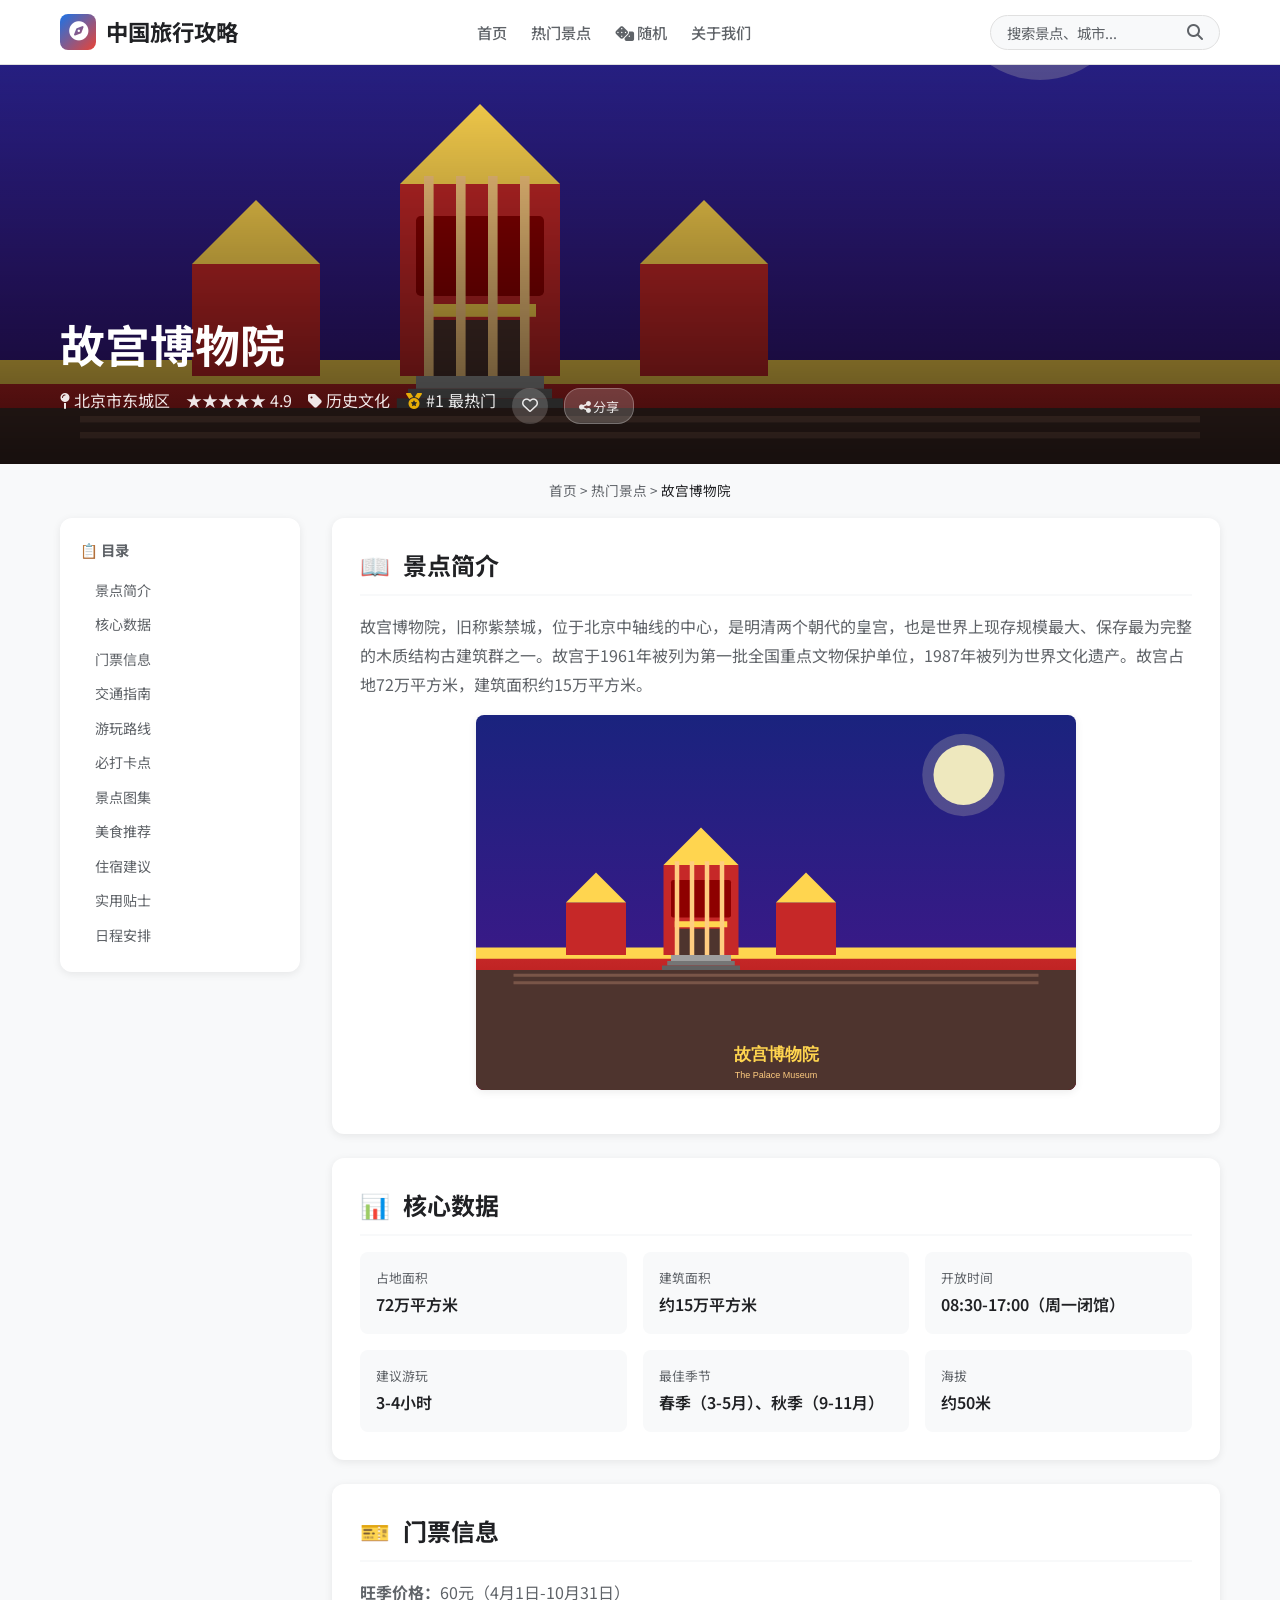
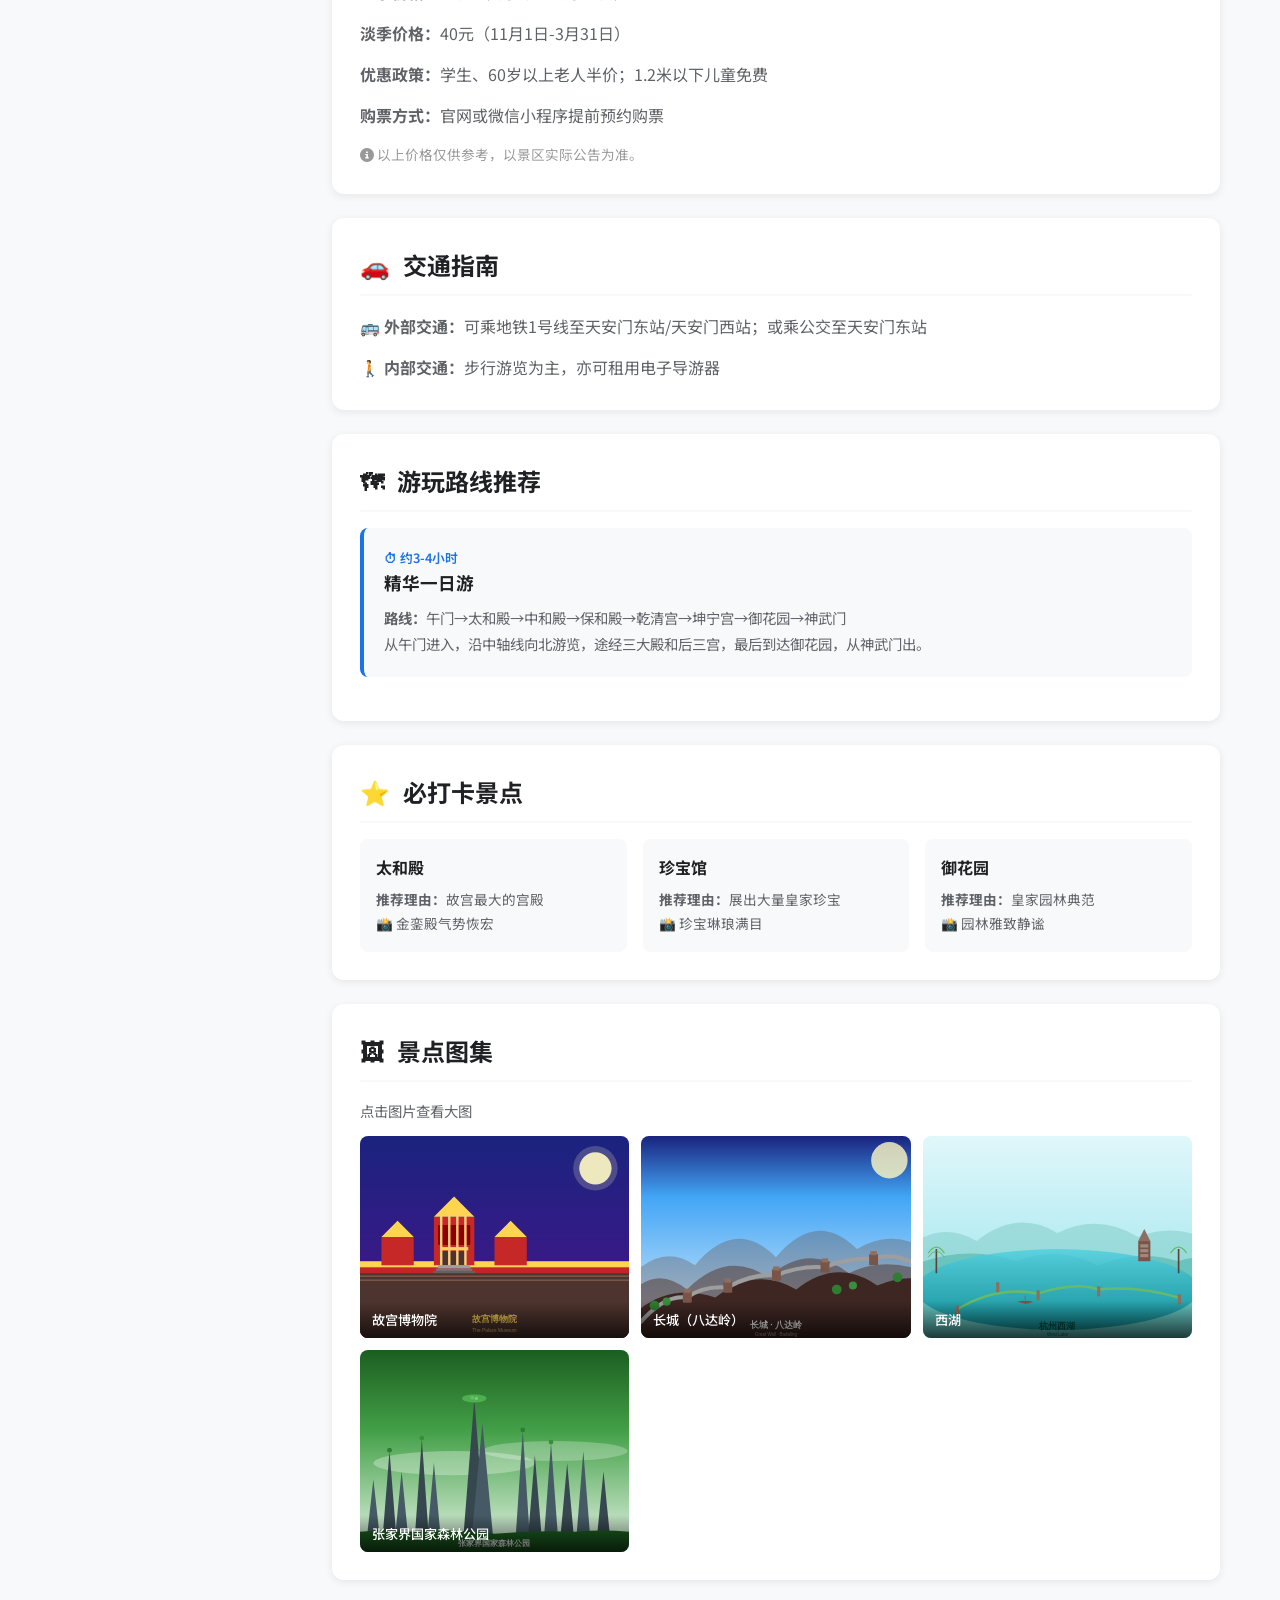
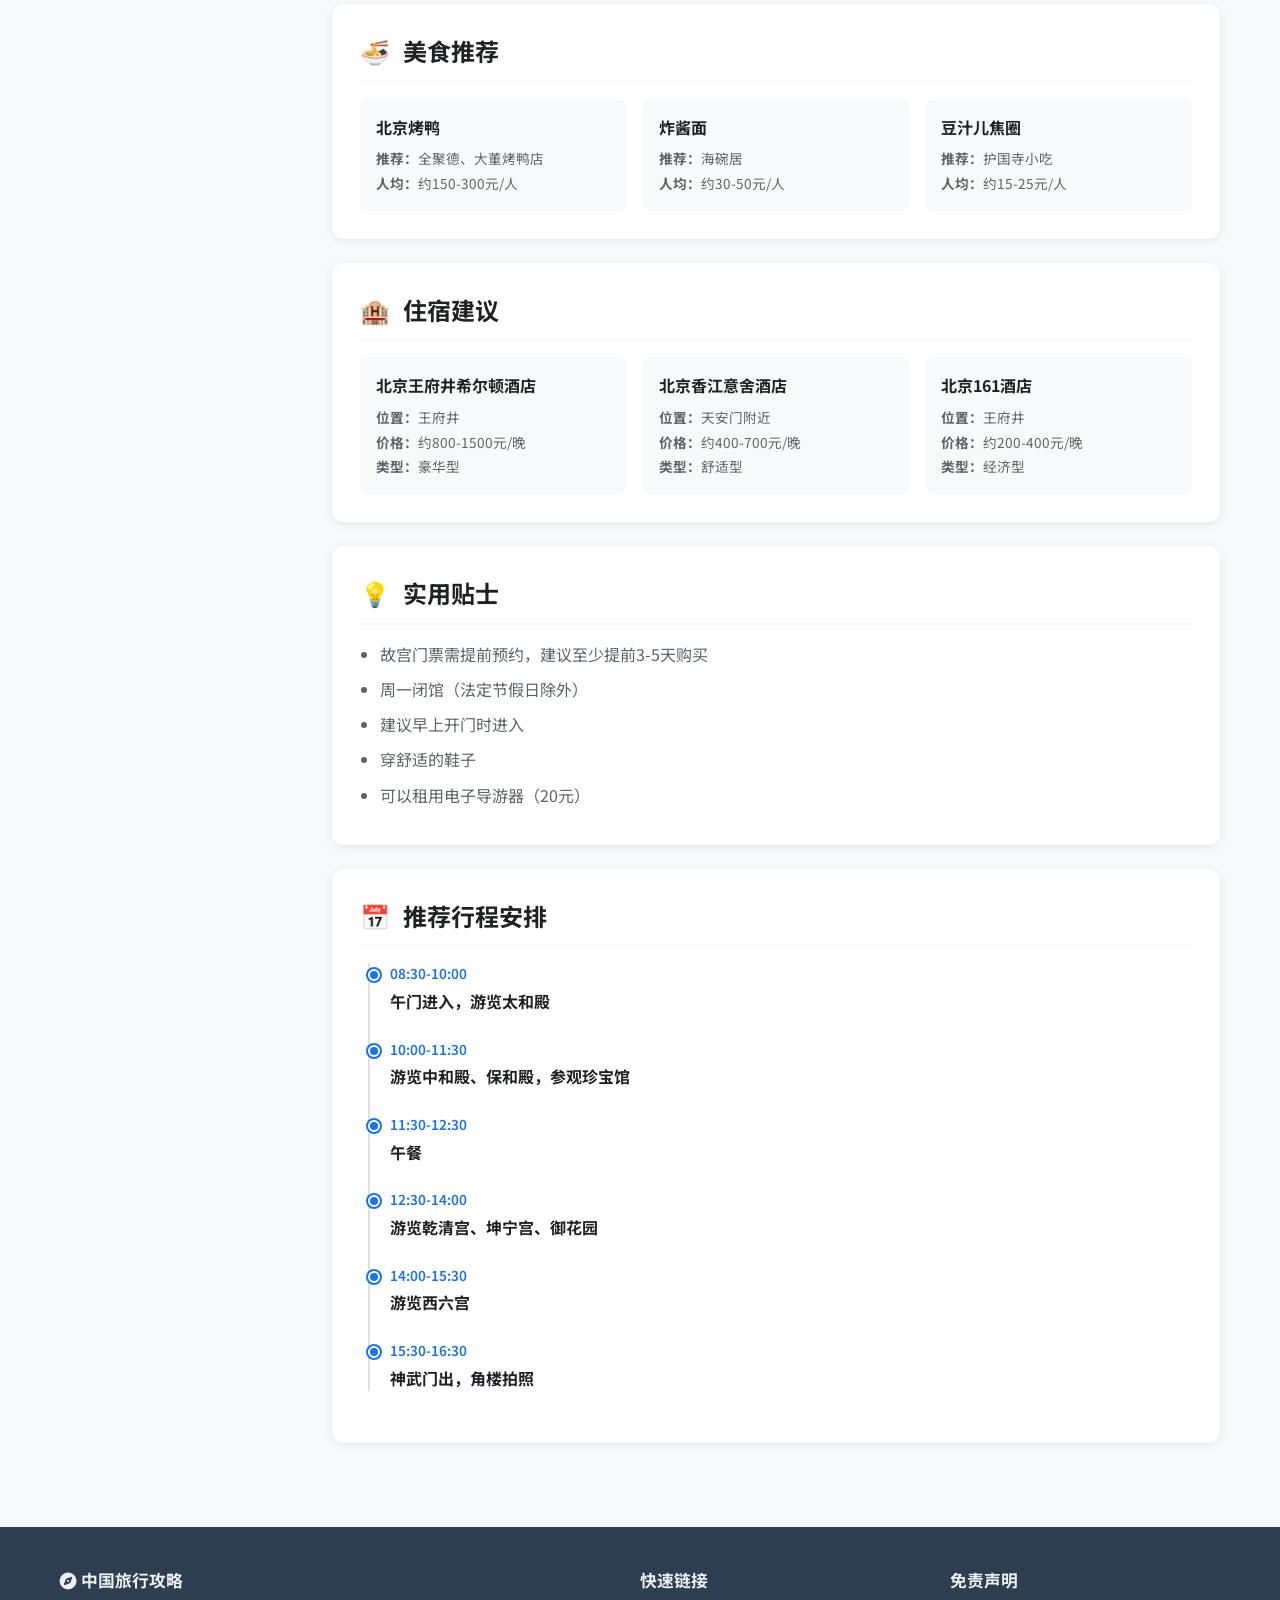
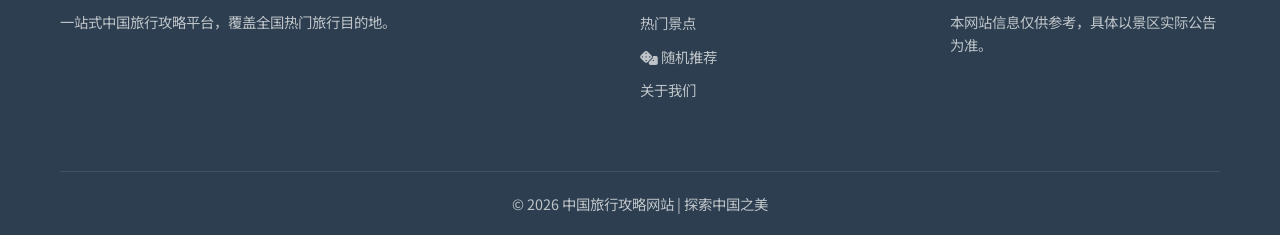
<file: spots/gugong.html>
<!DOCTYPE html>
<html lang="zh-CN">
<head>
  <meta charset="UTF-8">
  <meta name="viewport" content="width=device-width, initial-scale=1.0">
  <meta name="description" content="故宫博物院详细攻略：门票价格、开放时间、游览路线推荐、交通指南、美食住宿一站式攻略。">
  <meta name="keywords" content="明清皇宫,紫禁城,世界遗产,北京">
  <title>故宫博物院 — 中国旅行攻略</title>
  <link rel="preconnect" href="https://fonts.googleapis.com">
  <link href="https://fonts.googleapis.com/css2?family=Noto+Sans+SC:wght@400;500;600;700&display=swap" rel="stylesheet">
  <link rel="stylesheet" href="https://cdnjs.cloudflare.com/ajax/libs/font-awesome/6.5.1/css/all.min.css">
  <link rel="stylesheet" href="../css/style.css">
  <link rel="stylesheet" href="../css/enhanced.css">
  <link rel="stylesheet" href="../css/responsive.css">
</head>
<body>
  <!-- Lightbox -->
  <div class="lightbox" id="lightbox" onclick="closeLightbox()">
    <button class="lightbox-close" onclick="closeLightbox()">&times;</button>
    <div class="lightbox-content" id="lightboxContent"></div>
    <div class="lightbox-caption" id="lightboxCaption"></div>
  </div>

  <!-- Header -->
  <header class="header">
    <div class="container">
      <a href="../index.html" class="logo"><span class="logo-icon"><i class="fas fa-compass"></i></span>中国旅行攻略</a>
      <nav class="nav">
        <a href="../index.html">首页</a>
        <a href="../index.html#spots">热门景点</a>
        <a href="javascript:void(0)" onclick="goRandom()" title="随机推荐"><i class="fas fa-dice"></i> 随机</a>
        <a href="../index.html#footer">关于我们</a>
      </nav>
      <div class="search-box">
        <input type="text" placeholder="搜索景点、城市...">
        <i class="fas fa-search search-icon"></i>
      </div>
      <button class="mobile-menu-btn" aria-label="菜单"><i class="fas fa-bars"></i></button>
    </div>
  </header>

  <!-- Detail Hero -->
  <section class="detail-hero">
    <div class="hero-bg-fill">
      <img src="../images/gugong.svg" alt="故宫博物院" style="width:100%;height:100%;object-fit:cover;">
    </div>
    <div class="hero-overlay"></div>
    <div class="hero-text">
      <h1>故宫博物院</h1>
      <div class="hero-meta">
        <span><i class="fas fa-map-pin"></i> 北京市东城区</span>
        <span>★★★★★ 4.9</span>
        <span><i class="fas fa-tag"></i> 历史文化</span>
        <span><i class="fas fa-medal" style="color:var(--color-warm);"></i> #1 最热门</span>
        <button class="fav-btn" data-spot-id="gugong" style="position:relative;top:0;left:0;background:rgba(255,255,255,0.2);border-radius:50%;width:36px;height:36px;font-size:1rem;color:#fff;"><i class="far fa-heart"></i></button>
        <button class="share-btn-sm" onclick="copyLink()" style="background:rgba(255,255,255,0.2);color:#fff;border-color:rgba(255,255,255,0.3);"><i class="fas fa-share-alt"></i> 分享</button>
      </div>
    </div>
  </section>

  <!-- Breadcrumb -->
  <div class="container"><div class="breadcrumb">
    <a href="../index.html">首页</a> &gt; <a href="../index.html#spots">热门景点</a> &gt; <span>故宫博物院</span>
  </div></div>

  <!-- Detail Layout -->
  <div class="container detail-layout">
    <!-- Sidebar -->
    <nav class="sidebar-nav">
      <h4>📋 目录</h4>
      <a href="#intro" class="active">景点简介</a>
      <a href="#info">核心数据</a>
      <a href="#ticket">门票信息</a>
      <a href="#transport">交通指南</a>
      <a href="#routes">游玩路线</a>
      <a href="#highlights">必打卡点</a>
      <a href="#gallery">景点图集</a>
      <a href="#food">美食推荐</a>
      <a href="#hotels">住宿建议</a>
      <a href="#tips">实用贴士</a>
      <a href="#schedule">日程安排</a>
    </nav>

    <!-- Main Content -->
    <main class="detail-content">
      <!-- Intro -->
      <section class="detail-section" id="intro">
        <h2><span class="section-icon">📖</span> 景点简介</h2>
        <p>故宫博物院，旧称紫禁城，位于北京中轴线的中心，是明清两个朝代的皇宫，也是世界上现存规模最大、保存最为完整的木质结构古建筑群之一。故宫于1961年被列为第一批全国重点文物保护单位，1987年被列为世界文化遗产。故宫占地72万平方米，建筑面积约15万平方米。</p>
        <img src="../images/gugong.svg" alt="故宫博物院" style="width:100%;max-width:600px;border-radius:var(--radius-sm);margin:16px auto;display:block;box-shadow:var(--shadow-sm);">
      </section>

      <!-- Info -->
      <section class="detail-section" id="info">
        <h2><span class="section-icon">📊</span> 核心数据</h2>
        <div class="info-grid"><div class="info-item"><div class="label">占地面积</div><div class="value">72万平方米</div></div>
          <div class="info-item"><div class="label">建筑面积</div><div class="value">约15万平方米</div></div>
          <div class="info-item"><div class="label">开放时间</div><div class="value">08:30-17:00（周一闭馆）</div></div>
          <div class="info-item"><div class="label">建议游玩</div><div class="value">3-4小时</div></div>
          <div class="info-item"><div class="label">最佳季节</div><div class="value">春季（3-5月）、秋季（9-11月）</div></div>
          <div class="info-item"><div class="label">海拔</div><div class="value">约50米</div></div></div>
      </section>

      <!-- Ticket -->
      <section class="detail-section" id="ticket">
        <h2><span class="section-icon">🎫</span> 门票信息</h2>
        <p><strong>旺季价格：</strong>60元（4月1日-10月31日）</p>
        <p><strong>淡季价格：</strong>40元（11月1日-3月31日）</p>
        <p><strong>优惠政策：</strong>学生、60岁以上老人半价；1.2米以下儿童免费</p>
        <p><strong>购票方式：</strong>官网或微信小程序提前预约购票</p>
        <p style="margin-top:12px;font-size:0.85rem;color:#999;"><i class="fas fa-info-circle"></i> 以上价格仅供参考，以景区实际公告为准。</p>
      </section>

      <!-- Transport -->
      <section class="detail-section" id="transport">
        <h2><span class="section-icon">🚗</span> 交通指南</h2>
        <p><strong>🚌 外部交通：</strong>可乘地铁1号线至天安门东站/天安门西站；或乘公交至天安门东站</p>
        <p><strong>🚶 内部交通：</strong>步行游览为主，亦可租用电子导游器</p>
      </section>

      <!-- Routes -->
      <section class="detail-section" id="routes">
        <h2><span class="section-icon">🗺</span> 游玩路线推荐</h2>
        <div class="route-card">
      <div class="route-time">⏱ 约3-4小时</div>
      <h3>精华一日游</h3>
      <p><strong>路线：</strong>午门→太和殿→中和殿→保和殿→乾清宫→坤宁宫→御花园→神武门</p>
      <p>从午门进入，沿中轴线向北游览，途经三大殿和后三宫，最后到达御花园，从神武门出。</p>
    </div>
      </section>

      <!-- Highlights -->
      <section class="detail-section" id="highlights">
        <h2><span class="section-icon">⭐</span> 必打卡景点</h2>
        <div class="item-list"><div class="item-card"><h3>太和殿</h3><p><strong>推荐理由：</strong>故宫最大的宫殿</p><p>📸 金銮殿气势恢宏</p></div>
        <div class="item-card"><h3>珍宝馆</h3><p><strong>推荐理由：</strong>展出大量皇家珍宝</p><p>📸 珍宝琳琅满目</p></div>
        <div class="item-card"><h3>御花园</h3><p><strong>推荐理由：</strong>皇家园林典范</p><p>📸 园林雅致静谧</p></div></div>
      </section>

      <!-- Gallery -->
      <section class="detail-section" id="gallery">
        <h2><span class="section-icon">🖼</span> 景点图集</h2>
        <p style="color:var(--color-text-secondary);font-size:0.9rem;margin-bottom:12px;">点击图片查看大图</p>
        <div class="gallery-grid">
          <div class="gallery-item" onclick="openLightbox('../images/gugong.svg','故宫博物院 - 全景')">
            <img src="../images/gugong.svg" alt="故宫博物院" style="width:100%;height:100%;object-fit:cover">
            <div class="gallery-label">故宫博物院</div>
          </div>
          <div class="gallery-item" onclick="openLightbox('../images/changcheng.svg','长城（八达岭）')">
      <img src="../images/changcheng.svg" alt="长城（八达岭）" style="width:100%;height:100%;object-fit:cover">
      <div class="gallery-label">长城（八达岭）</div>
    </div>
        <div class="gallery-item" onclick="openLightbox('../images/xihu.svg','西湖')">
      <img src="../images/xihu.svg" alt="西湖" style="width:100%;height:100%;object-fit:cover">
      <div class="gallery-label">西湖</div>
    </div>
        <div class="gallery-item" onclick="openLightbox('../images/zhangjiajie.svg','张家界国家森林公园')">
      <img src="../images/zhangjiajie.svg" alt="张家界国家森林公园" style="width:100%;height:100%;object-fit:cover">
      <div class="gallery-label">张家界国家森林公园</div>
    </div>
        </div>
      </section>

      <!-- Food -->
      <section class="detail-section" id="food">
        <h2><span class="section-icon">🍜</span> 美食推荐</h2>
        <div class="item-list"><div class="item-card"><h3>北京烤鸭</h3><p><strong>推荐：</strong>全聚德、大董烤鸭店</p><p><strong>人均：</strong>约150-300元/人</p></div>
        <div class="item-card"><h3>炸酱面</h3><p><strong>推荐：</strong>海碗居</p><p><strong>人均：</strong>约30-50元/人</p></div>
        <div class="item-card"><h3>豆汁儿焦圈</h3><p><strong>推荐：</strong>护国寺小吃</p><p><strong>人均：</strong>约15-25元/人</p></div></div>
      </section>

      <!-- Hotels -->
      <section class="detail-section" id="hotels">
        <h2><span class="section-icon">🏨</span> 住宿建议</h2>
        <div class="item-list"><div class="item-card"><h3>北京王府井希尔顿酒店</h3><p><strong>位置：</strong>王府井</p><p><strong>价格：</strong>约800-1500元/晚</p><p><strong>类型：</strong>豪华型</p></div>
        <div class="item-card"><h3>北京香江意舍酒店</h3><p><strong>位置：</strong>天安门附近</p><p><strong>价格：</strong>约400-700元/晚</p><p><strong>类型：</strong>舒适型</p></div>
        <div class="item-card"><h3>北京161酒店</h3><p><strong>位置：</strong>王府井</p><p><strong>价格：</strong>约200-400元/晚</p><p><strong>类型：</strong>经济型</p></div></div>
      </section>

      <!-- Tips -->
      <section class="detail-section" id="tips">
        <h2><span class="section-icon">💡</span> 实用贴士</h2>
        <ul class="tips-list"><li>故宫门票需提前预约，建议至少提前3-5天购买</li>
        <li>周一闭馆（法定节假日除外）</li>
        <li>建议早上开门时进入</li>
        <li>穿舒适的鞋子</li>
        <li>可以租用电子导游器（20元）</li></ul>
      </section>

      <!-- Schedule -->
      <section class="detail-section" id="schedule">
        <h2><span class="section-icon">📅</span> 推荐行程安排</h2>
        <div class="timeline"><div class="timeline-item"><div class="time">08:30-10:00</div><h4>午门进入，游览太和殿</h4></div>
        <div class="timeline-item"><div class="time">10:00-11:30</div><h4>游览中和殿、保和殿，参观珍宝馆</h4></div>
        <div class="timeline-item"><div class="time">11:30-12:30</div><h4>午餐</h4></div>
        <div class="timeline-item"><div class="time">12:30-14:00</div><h4>游览乾清宫、坤宁宫、御花园</h4></div>
        <div class="timeline-item"><div class="time">14:00-15:30</div><h4>游览西六宫</h4></div>
        <div class="timeline-item"><div class="time">15:30-16:30</div><h4>神武门出，角楼拍照</h4></div></div>
      </section>
    </main>
  </div>

  <!-- Footer -->
  <footer class="footer">
    <div class="container">
      <div><h4><i class="fas fa-compass"></i> 中国旅行攻略</h4><p>一站式中国旅行攻略平台，覆盖全国热门旅行目的地。</p></div>
      <div><h4>快速链接</h4><ul class="footer-links">
        <li><a href="../index.html#spots">热门景点</a></li>
        <li><a href="javascript:void(0)" onclick="goRandom()"><i class="fas fa-dice"></i> 随机推荐</a></li>
        <li><a href="../index.html#footer">关于我们</a></li>
      </ul></div>
      <div><h4>免责声明</h4><p>本网站信息仅供参考，具体以景区实际公告为准。</p></div>
      <div class="footer-bottom"><p>&copy; 2026 中国旅行攻略网站 | 探索中国之美</p></div>
    </div>
  </footer>

  <button class="back-to-top" aria-label="返回顶部"><i class="fas fa-arrow-up"></i></button>

  <script>
    // Lightbox
    function openLightbox(src, caption) {
      var lb = document.getElementById("lightbox");
      var content = document.getElementById("lightboxContent");
      var cap = document.getElementById("lightboxCaption");
      content.innerHTML = "<img src='" + src + "' alt='" + caption + "' style='width:100%;height:auto;'>";
      cap.textContent = caption || "";
      lb.classList.add("show");
      document.body.style.overflow = "hidden";
    }
    function closeLightbox() {
      document.getElementById("lightbox").classList.remove("show");
      document.body.style.overflow = "";
    }
    document.addEventListener("keydown", function(e) {
      if (e.key === "Escape") closeLightbox();
    });

    // Random spot
    function goRandom() {
      var ids = ["gugong","changcheng","xihu","zhangjiajie","jiuzhaigou","lijiang","guilin","bingmayong","huangshan","gulangyu"];
      var r = ids[Math.floor(Math.random() * ids.length)];
      window.location.href = "../spots/" + r + ".html";
    }

    // Copy link
    function copyLink() {
      navigator.clipboard.writeText(window.location.href).then(function() {
        if (window.showToast) window.showToast("链接已复制");
      });
    }

    // Share
    document.querySelectorAll(".share-btn-sm").forEach(function(b) {
      b.addEventListener("click", function() {
        if (navigator.share) {
          navigator.share({ title: document.title, url: window.location.href });
        } else {
          copyLink();
        }
      });
    });
  </script>
  <script src="../js/main.js"></script>
  <script src="../js/search.js"></script>
  <script src="../js/favorites.js"></script>
</body>
</html>
</file>
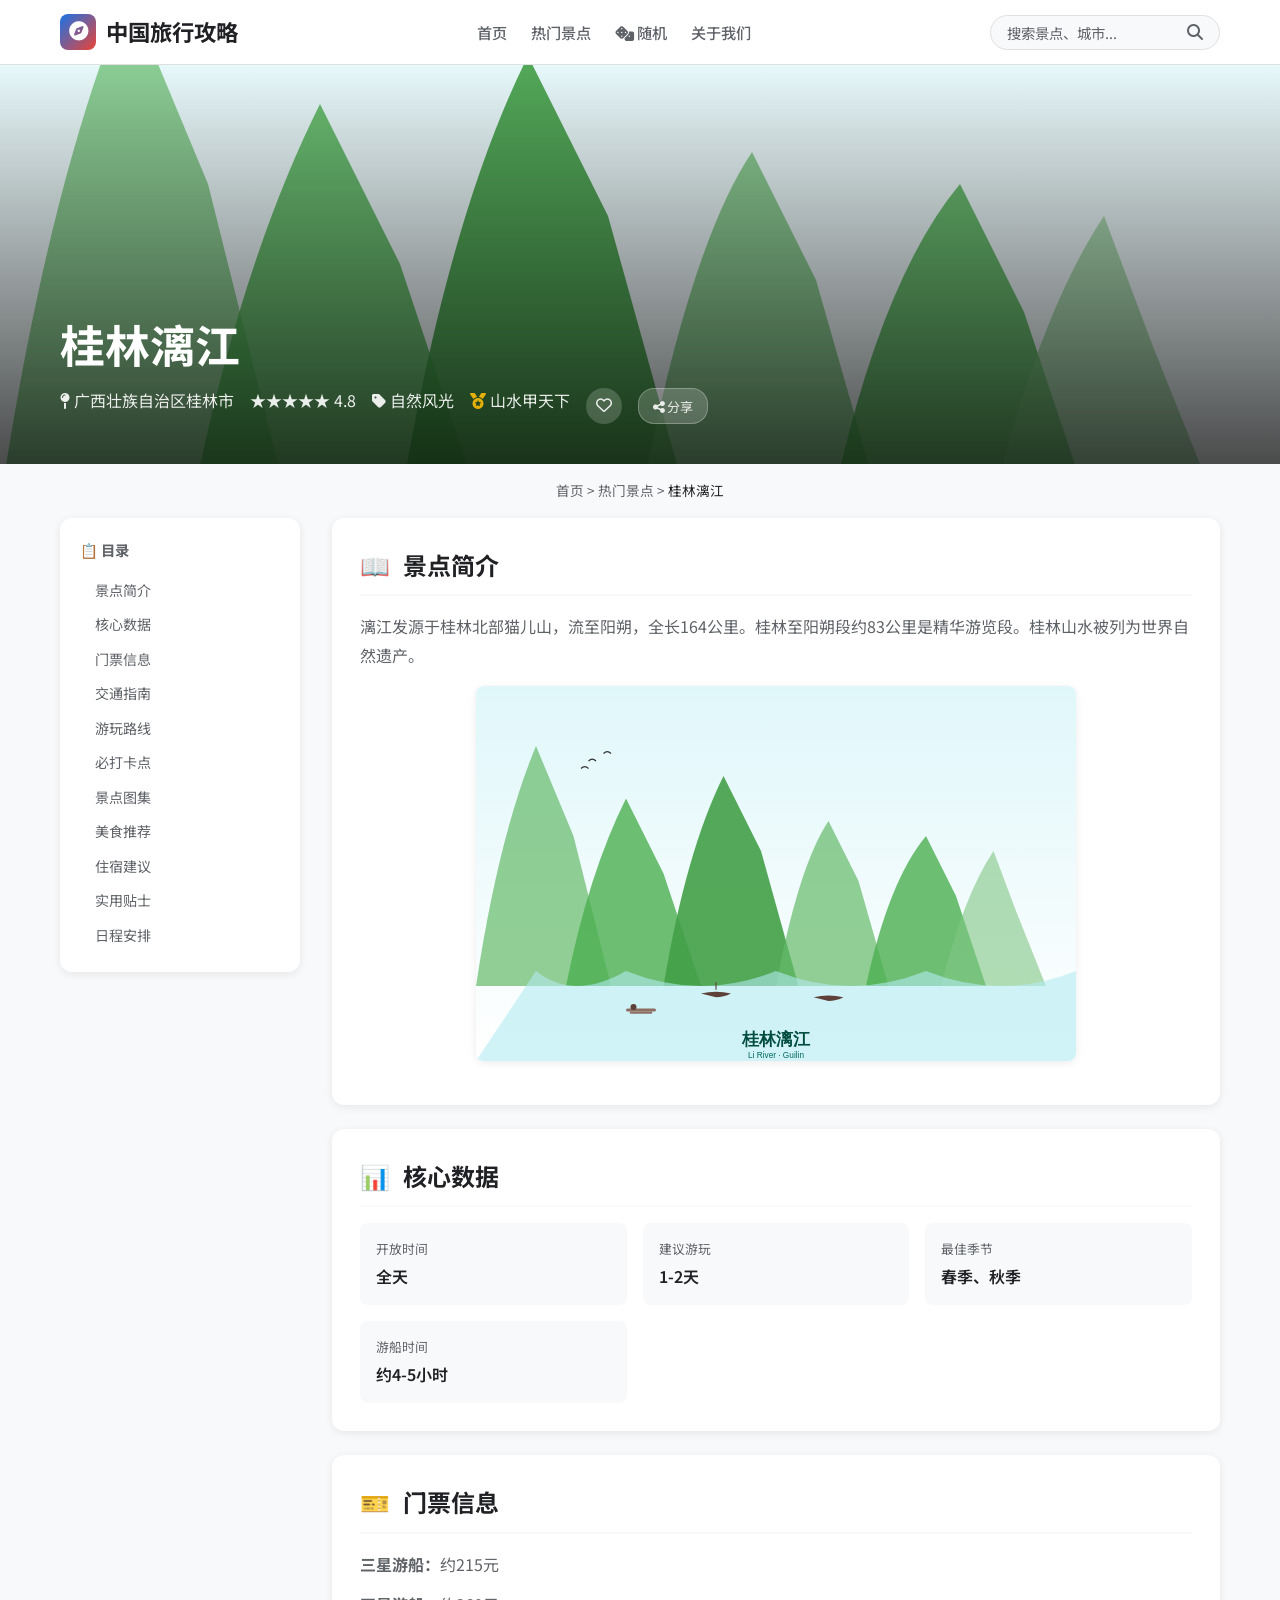
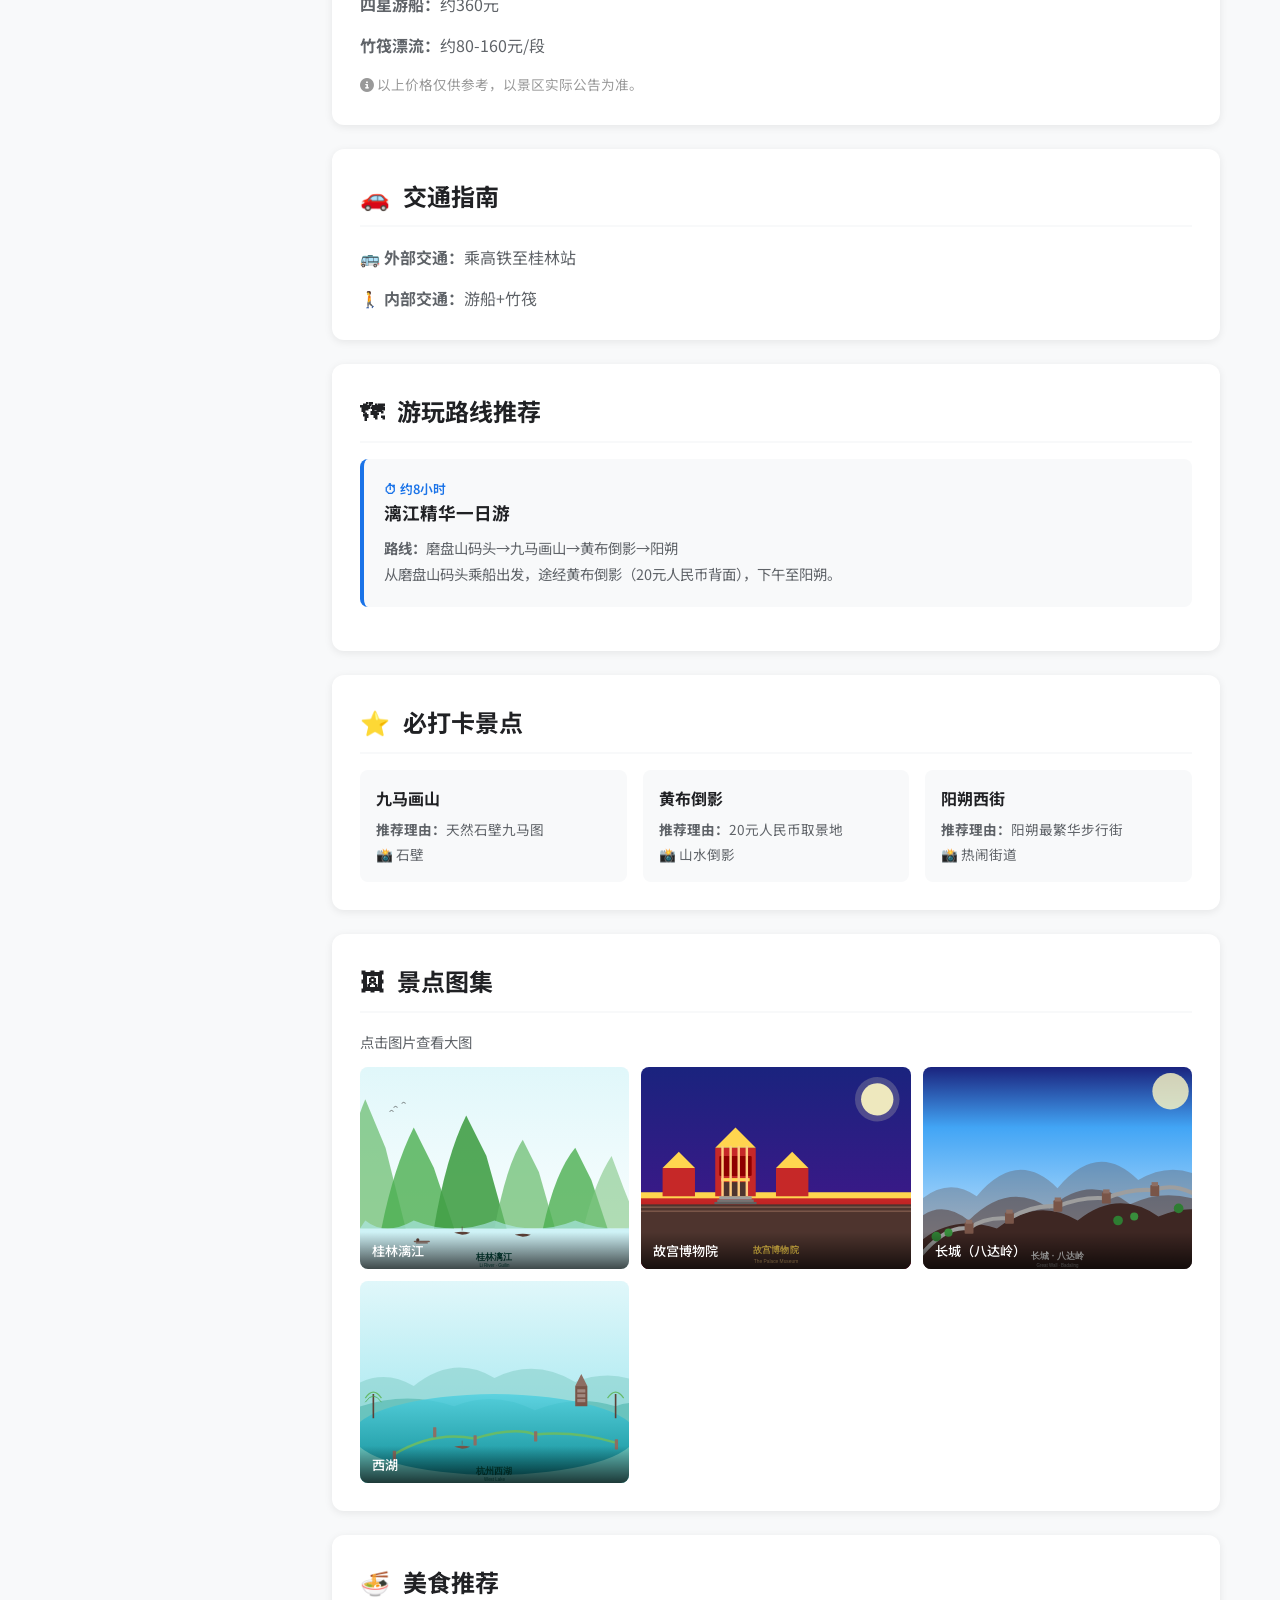
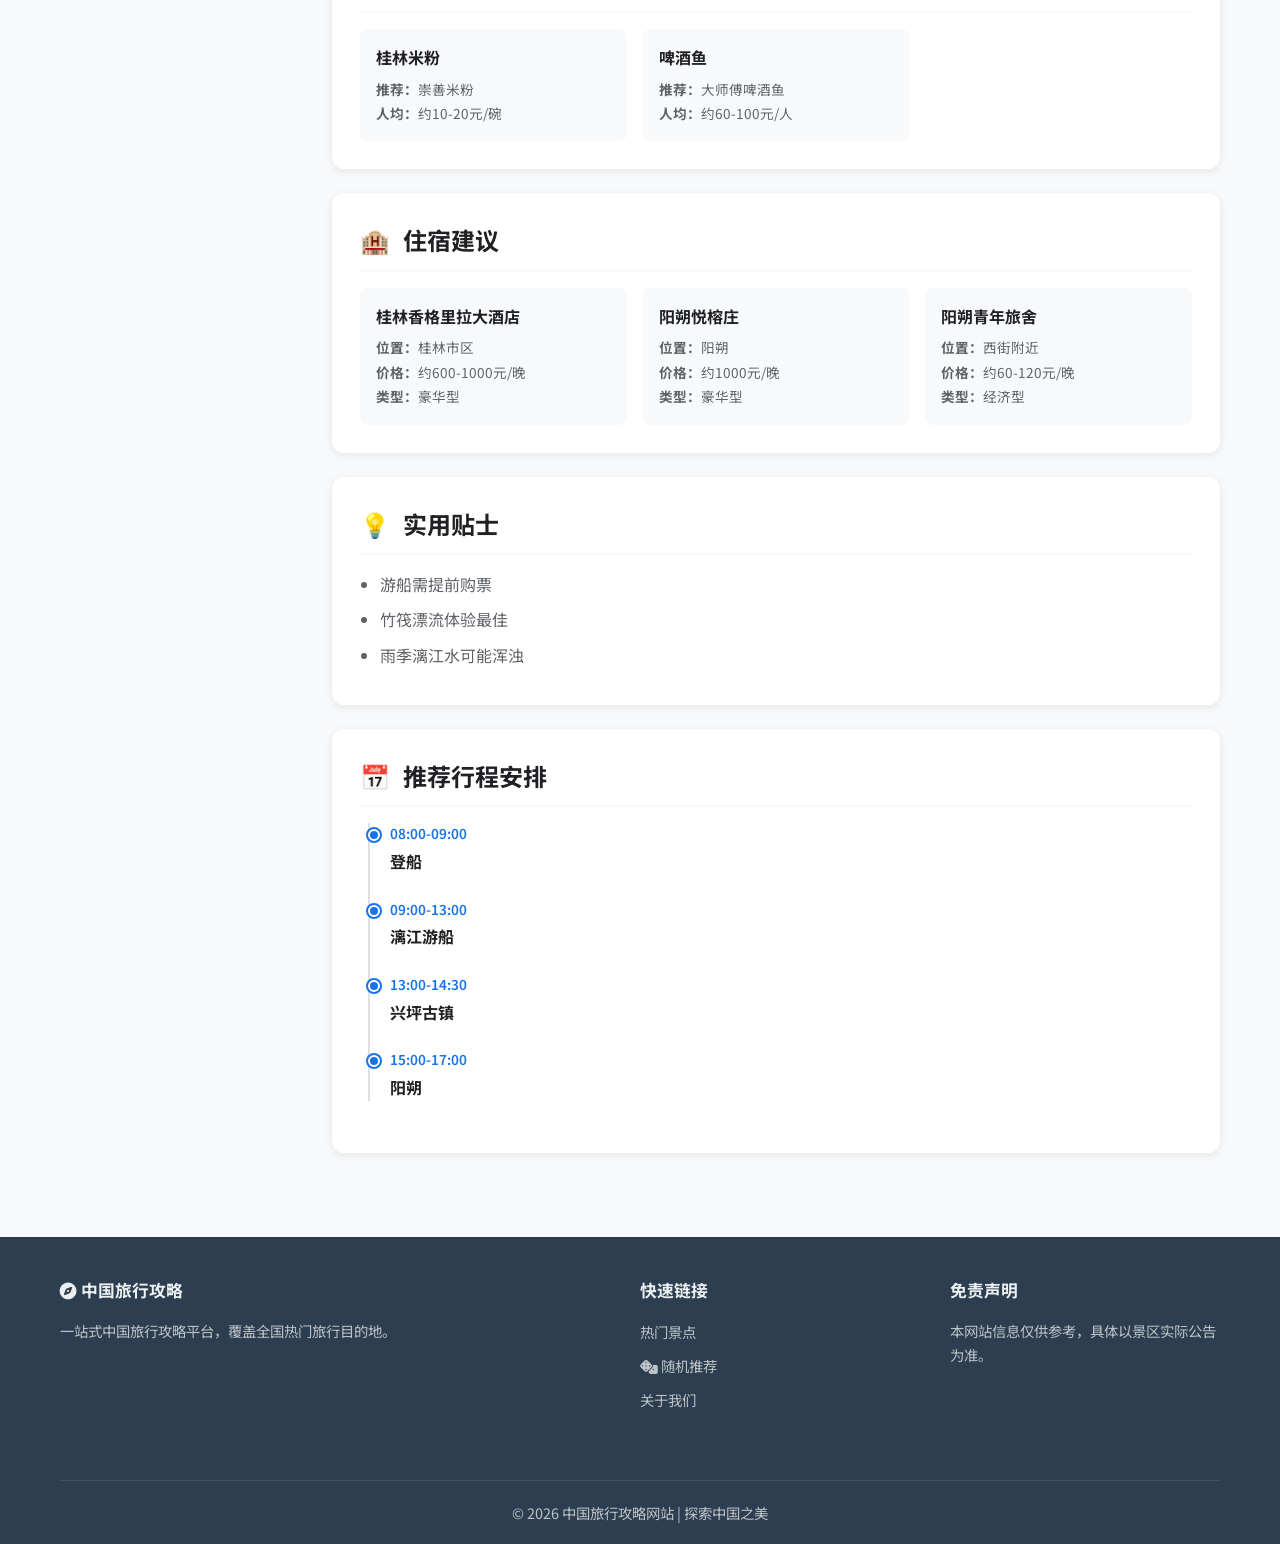
<file: spots/guilin.html>
<!DOCTYPE html>
<html lang="zh-CN">
<head>
  <meta charset="UTF-8">
  <meta name="viewport" content="width=device-width, initial-scale=1.0">
  <meta name="description" content="桂林漓江详细攻略：门票价格、开放时间、游览路线推荐、交通指南、美食住宿一站式攻略。">
  <meta name="keywords" content="阳朔,竹筏,桂林">
  <title>桂林漓江 — 中国旅行攻略</title>
  <link rel="preconnect" href="https://fonts.googleapis.com">
  <link href="https://fonts.googleapis.com/css2?family=Noto+Sans+SC:wght@400;500;600;700&display=swap" rel="stylesheet">
  <link rel="stylesheet" href="https://cdnjs.cloudflare.com/ajax/libs/font-awesome/6.5.1/css/all.min.css">
  <link rel="stylesheet" href="../css/style.css">
  <link rel="stylesheet" href="../css/enhanced.css">
  <link rel="stylesheet" href="../css/responsive.css">
</head>
<body>
  <!-- Lightbox -->
  <div class="lightbox" id="lightbox" onclick="closeLightbox()">
    <button class="lightbox-close" onclick="closeLightbox()">&times;</button>
    <div class="lightbox-content" id="lightboxContent"></div>
    <div class="lightbox-caption" id="lightboxCaption"></div>
  </div>

  <!-- Header -->
  <header class="header">
    <div class="container">
      <a href="../index.html" class="logo"><span class="logo-icon"><i class="fas fa-compass"></i></span>中国旅行攻略</a>
      <nav class="nav">
        <a href="../index.html">首页</a>
        <a href="../index.html#spots">热门景点</a>
        <a href="javascript:void(0)" onclick="goRandom()" title="随机推荐"><i class="fas fa-dice"></i> 随机</a>
        <a href="../index.html#footer">关于我们</a>
      </nav>
      <div class="search-box">
        <input type="text" placeholder="搜索景点、城市...">
        <i class="fas fa-search search-icon"></i>
      </div>
      <button class="mobile-menu-btn" aria-label="菜单"><i class="fas fa-bars"></i></button>
    </div>
  </header>

  <!-- Detail Hero -->
  <section class="detail-hero">
    <div class="hero-bg-fill">
      <img src="../images/guilin.svg" alt="桂林漓江" style="width:100%;height:100%;object-fit:cover;">
    </div>
    <div class="hero-overlay"></div>
    <div class="hero-text">
      <h1>桂林漓江</h1>
      <div class="hero-meta">
        <span><i class="fas fa-map-pin"></i> 广西壮族自治区桂林市</span>
        <span>★★★★★ 4.8</span>
        <span><i class="fas fa-tag"></i> 自然风光</span>
        <span><i class="fas fa-medal" style="color:var(--color-warm);"></i> 山水甲天下</span>
        <button class="fav-btn" data-spot-id="guilin" style="position:relative;top:0;left:0;background:rgba(255,255,255,0.2);border-radius:50%;width:36px;height:36px;font-size:1rem;color:#fff;"><i class="far fa-heart"></i></button>
        <button class="share-btn-sm" onclick="copyLink()" style="background:rgba(255,255,255,0.2);color:#fff;border-color:rgba(255,255,255,0.3);"><i class="fas fa-share-alt"></i> 分享</button>
      </div>
    </div>
  </section>

  <!-- Breadcrumb -->
  <div class="container"><div class="breadcrumb">
    <a href="../index.html">首页</a> &gt; <a href="../index.html#spots">热门景点</a> &gt; <span>桂林漓江</span>
  </div></div>

  <!-- Detail Layout -->
  <div class="container detail-layout">
    <!-- Sidebar -->
    <nav class="sidebar-nav">
      <h4>📋 目录</h4>
      <a href="#intro" class="active">景点简介</a>
      <a href="#info">核心数据</a>
      <a href="#ticket">门票信息</a>
      <a href="#transport">交通指南</a>
      <a href="#routes">游玩路线</a>
      <a href="#highlights">必打卡点</a>
      <a href="#gallery">景点图集</a>
      <a href="#food">美食推荐</a>
      <a href="#hotels">住宿建议</a>
      <a href="#tips">实用贴士</a>
      <a href="#schedule">日程安排</a>
    </nav>

    <!-- Main Content -->
    <main class="detail-content">
      <!-- Intro -->
      <section class="detail-section" id="intro">
        <h2><span class="section-icon">📖</span> 景点简介</h2>
        <p>漓江发源于桂林北部猫儿山，流至阳朔，全长164公里。桂林至阳朔段约83公里是精华游览段。桂林山水被列为世界自然遗产。</p>
        <img src="../images/guilin.svg" alt="桂林漓江" style="width:100%;max-width:600px;border-radius:var(--radius-sm);margin:16px auto;display:block;box-shadow:var(--shadow-sm);">
      </section>

      <!-- Info -->
      <section class="detail-section" id="info">
        <h2><span class="section-icon">📊</span> 核心数据</h2>
        <div class="info-grid"><div class="info-item"><div class="label">开放时间</div><div class="value">全天</div></div>
          <div class="info-item"><div class="label">建议游玩</div><div class="value">1-2天</div></div>
          <div class="info-item"><div class="label">最佳季节</div><div class="value">春季、秋季</div></div>
          <div class="info-item"><div class="label">游船时间</div><div class="value">约4-5小时</div></div></div>
      </section>

      <!-- Ticket -->
      <section class="detail-section" id="ticket">
        <h2><span class="section-icon">🎫</span> 门票信息</h2>
        <p><strong>三星游船：</strong>约215元</p>
        <p><strong>四星游船：</strong>约360元</p>
        <p><strong>竹筏漂流：</strong>约80-160元/段</p>
        <p style="margin-top:12px;font-size:0.85rem;color:#999;"><i class="fas fa-info-circle"></i> 以上价格仅供参考，以景区实际公告为准。</p>
      </section>

      <!-- Transport -->
      <section class="detail-section" id="transport">
        <h2><span class="section-icon">🚗</span> 交通指南</h2>
        <p><strong>🚌 外部交通：</strong>乘高铁至桂林站</p>
        <p><strong>🚶 内部交通：</strong>游船+竹筏</p>
      </section>

      <!-- Routes -->
      <section class="detail-section" id="routes">
        <h2><span class="section-icon">🗺</span> 游玩路线推荐</h2>
        <div class="route-card">
      <div class="route-time">⏱ 约8小时</div>
      <h3>漓江精华一日游</h3>
      <p><strong>路线：</strong>磨盘山码头→九马画山→黄布倒影→阳朔</p>
      <p>从磨盘山码头乘船出发，途经黄布倒影（20元人民币背面），下午至阳朔。</p>
    </div>
      </section>

      <!-- Highlights -->
      <section class="detail-section" id="highlights">
        <h2><span class="section-icon">⭐</span> 必打卡景点</h2>
        <div class="item-list"><div class="item-card"><h3>九马画山</h3><p><strong>推荐理由：</strong>天然石壁九马图</p><p>📸 石壁</p></div>
        <div class="item-card"><h3>黄布倒影</h3><p><strong>推荐理由：</strong>20元人民币取景地</p><p>📸 山水倒影</p></div>
        <div class="item-card"><h3>阳朔西街</h3><p><strong>推荐理由：</strong>阳朔最繁华步行街</p><p>📸 热闹街道</p></div></div>
      </section>

      <!-- Gallery -->
      <section class="detail-section" id="gallery">
        <h2><span class="section-icon">🖼</span> 景点图集</h2>
        <p style="color:var(--color-text-secondary);font-size:0.9rem;margin-bottom:12px;">点击图片查看大图</p>
        <div class="gallery-grid">
          <div class="gallery-item" onclick="openLightbox('../images/guilin.svg','桂林漓江 - 全景')">
            <img src="../images/guilin.svg" alt="桂林漓江" style="width:100%;height:100%;object-fit:cover">
            <div class="gallery-label">桂林漓江</div>
          </div>
          <div class="gallery-item" onclick="openLightbox('../images/gugong.svg','故宫博物院')">
      <img src="../images/gugong.svg" alt="故宫博物院" style="width:100%;height:100%;object-fit:cover">
      <div class="gallery-label">故宫博物院</div>
    </div>
        <div class="gallery-item" onclick="openLightbox('../images/changcheng.svg','长城（八达岭）')">
      <img src="../images/changcheng.svg" alt="长城（八达岭）" style="width:100%;height:100%;object-fit:cover">
      <div class="gallery-label">长城（八达岭）</div>
    </div>
        <div class="gallery-item" onclick="openLightbox('../images/xihu.svg','西湖')">
      <img src="../images/xihu.svg" alt="西湖" style="width:100%;height:100%;object-fit:cover">
      <div class="gallery-label">西湖</div>
    </div>
        </div>
      </section>

      <!-- Food -->
      <section class="detail-section" id="food">
        <h2><span class="section-icon">🍜</span> 美食推荐</h2>
        <div class="item-list"><div class="item-card"><h3>桂林米粉</h3><p><strong>推荐：</strong>崇善米粉</p><p><strong>人均：</strong>约10-20元/碗</p></div>
        <div class="item-card"><h3>啤酒鱼</h3><p><strong>推荐：</strong>大师傅啤酒鱼</p><p><strong>人均：</strong>约60-100元/人</p></div></div>
      </section>

      <!-- Hotels -->
      <section class="detail-section" id="hotels">
        <h2><span class="section-icon">🏨</span> 住宿建议</h2>
        <div class="item-list"><div class="item-card"><h3>桂林香格里拉大酒店</h3><p><strong>位置：</strong>桂林市区</p><p><strong>价格：</strong>约600-1000元/晚</p><p><strong>类型：</strong>豪华型</p></div>
        <div class="item-card"><h3>阳朔悦榕庄</h3><p><strong>位置：</strong>阳朔</p><p><strong>价格：</strong>约1000元/晚</p><p><strong>类型：</strong>豪华型</p></div>
        <div class="item-card"><h3>阳朔青年旅舍</h3><p><strong>位置：</strong>西街附近</p><p><strong>价格：</strong>约60-120元/晚</p><p><strong>类型：</strong>经济型</p></div></div>
      </section>

      <!-- Tips -->
      <section class="detail-section" id="tips">
        <h2><span class="section-icon">💡</span> 实用贴士</h2>
        <ul class="tips-list"><li>游船需提前购票</li>
        <li>竹筏漂流体验最佳</li>
        <li>雨季漓江水可能浑浊</li></ul>
      </section>

      <!-- Schedule -->
      <section class="detail-section" id="schedule">
        <h2><span class="section-icon">📅</span> 推荐行程安排</h2>
        <div class="timeline"><div class="timeline-item"><div class="time">08:00-09:00</div><h4>登船</h4></div>
        <div class="timeline-item"><div class="time">09:00-13:00</div><h4>漓江游船</h4></div>
        <div class="timeline-item"><div class="time">13:00-14:30</div><h4>兴坪古镇</h4></div>
        <div class="timeline-item"><div class="time">15:00-17:00</div><h4>阳朔</h4></div></div>
      </section>
    </main>
  </div>

  <!-- Footer -->
  <footer class="footer">
    <div class="container">
      <div><h4><i class="fas fa-compass"></i> 中国旅行攻略</h4><p>一站式中国旅行攻略平台，覆盖全国热门旅行目的地。</p></div>
      <div><h4>快速链接</h4><ul class="footer-links">
        <li><a href="../index.html#spots">热门景点</a></li>
        <li><a href="javascript:void(0)" onclick="goRandom()"><i class="fas fa-dice"></i> 随机推荐</a></li>
        <li><a href="../index.html#footer">关于我们</a></li>
      </ul></div>
      <div><h4>免责声明</h4><p>本网站信息仅供参考，具体以景区实际公告为准。</p></div>
      <div class="footer-bottom"><p>&copy; 2026 中国旅行攻略网站 | 探索中国之美</p></div>
    </div>
  </footer>

  <button class="back-to-top" aria-label="返回顶部"><i class="fas fa-arrow-up"></i></button>

  <script>
    // Lightbox
    function openLightbox(src, caption) {
      var lb = document.getElementById("lightbox");
      var content = document.getElementById("lightboxContent");
      var cap = document.getElementById("lightboxCaption");
      content.innerHTML = "<img src='" + src + "' alt='" + caption + "' style='width:100%;height:auto;'>";
      cap.textContent = caption || "";
      lb.classList.add("show");
      document.body.style.overflow = "hidden";
    }
    function closeLightbox() {
      document.getElementById("lightbox").classList.remove("show");
      document.body.style.overflow = "";
    }
    document.addEventListener("keydown", function(e) {
      if (e.key === "Escape") closeLightbox();
    });

    // Random spot
    function goRandom() {
      var ids = ["gugong","changcheng","xihu","zhangjiajie","jiuzhaigou","lijiang","guilin","bingmayong","huangshan","gulangyu"];
      var r = ids[Math.floor(Math.random() * ids.length)];
      window.location.href = "../spots/" + r + ".html";
    }

    // Copy link
    function copyLink() {
      navigator.clipboard.writeText(window.location.href).then(function() {
        if (window.showToast) window.showToast("链接已复制");
      });
    }

    // Share
    document.querySelectorAll(".share-btn-sm").forEach(function(b) {
      b.addEventListener("click", function() {
        if (navigator.share) {
          navigator.share({ title: document.title, url: window.location.href });
        } else {
          copyLink();
        }
      });
    });
  </script>
  <script src="../js/main.js"></script>
  <script src="../js/search.js"></script>
  <script src="../js/favorites.js"></script>
</body>
</html>
</file>
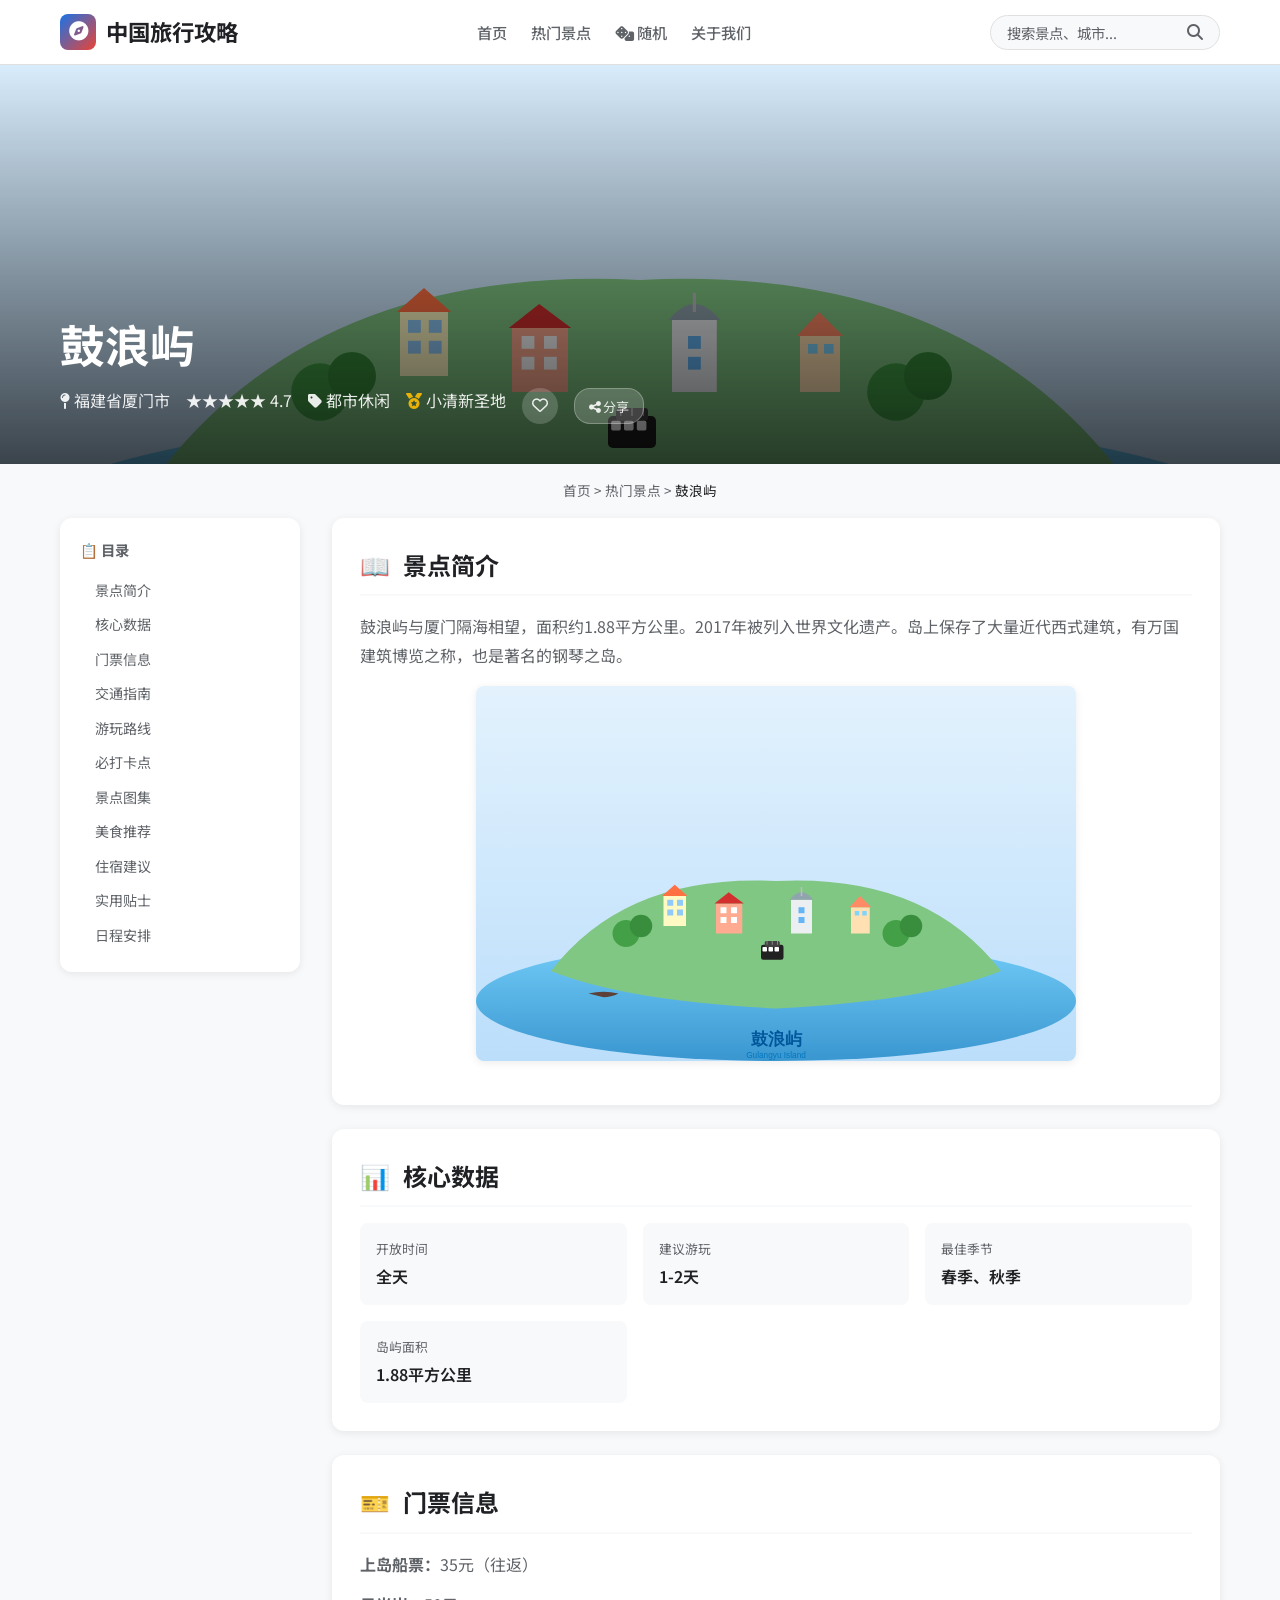
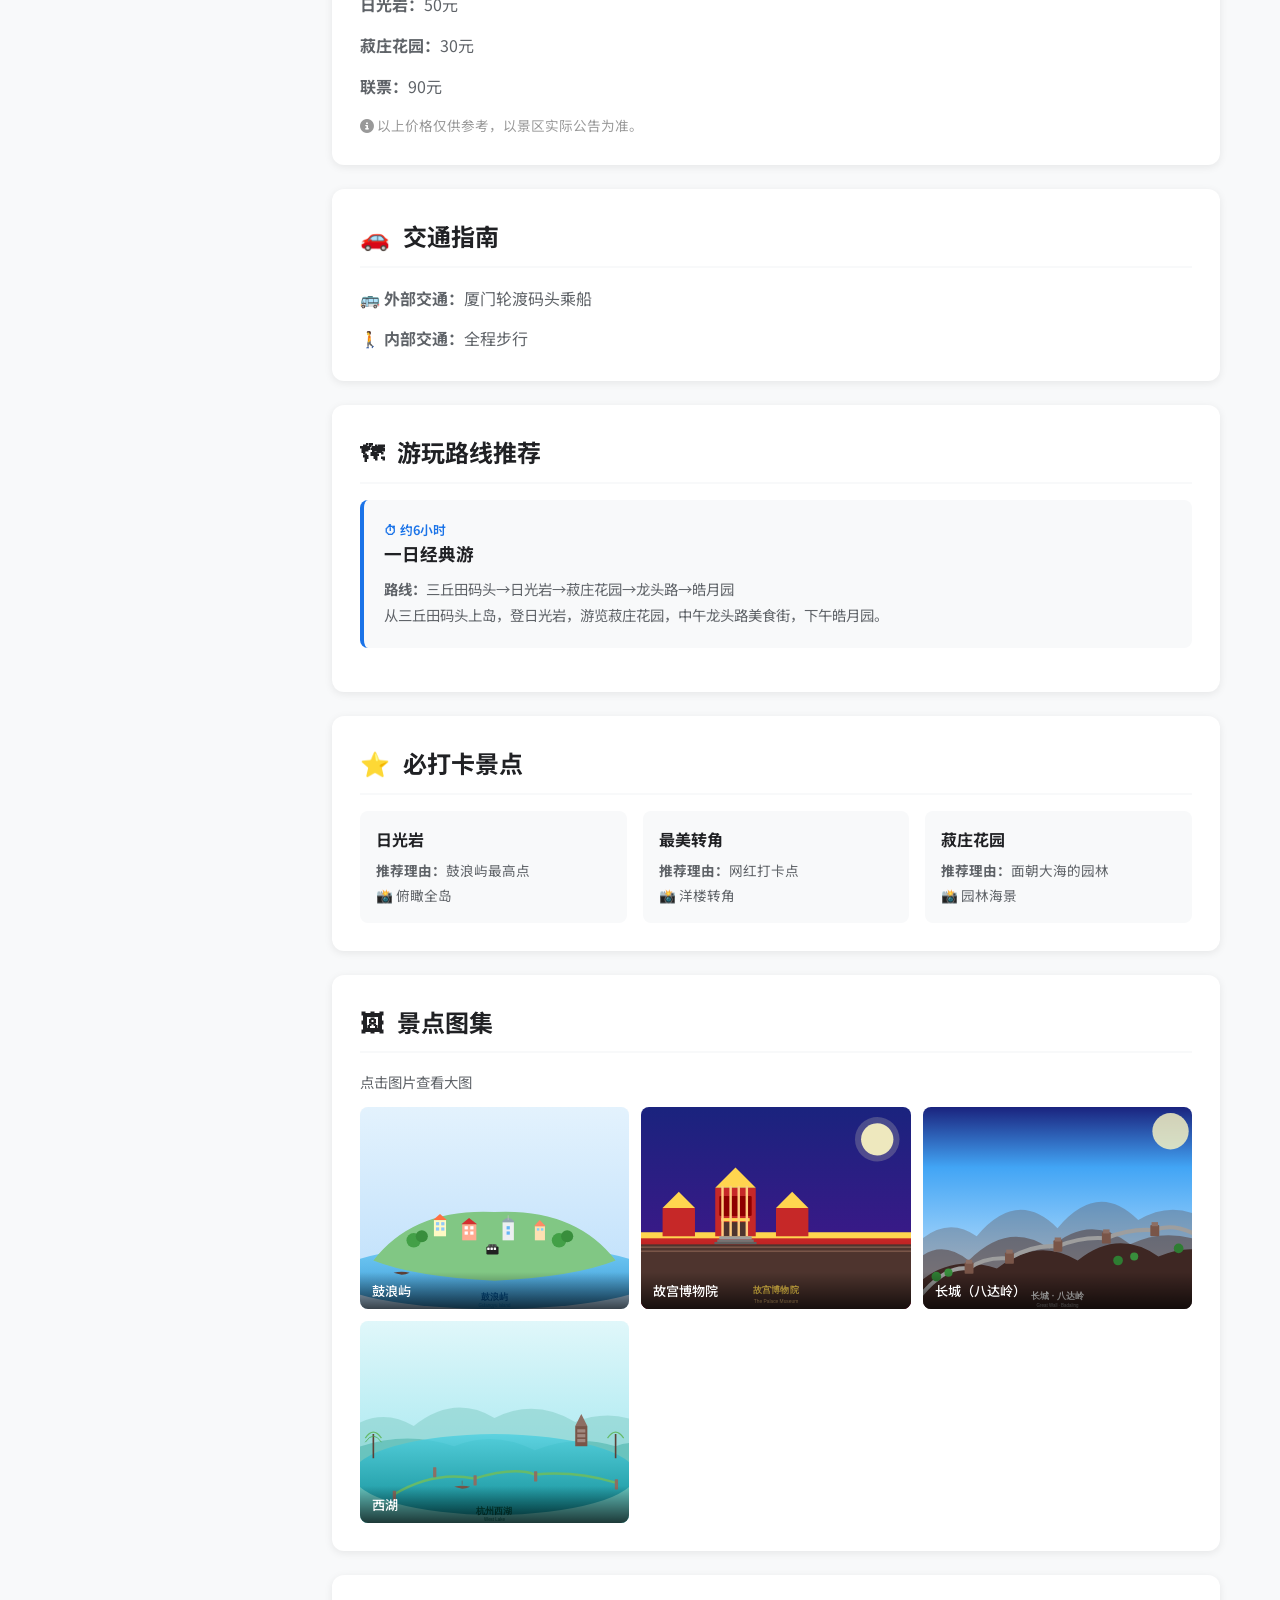
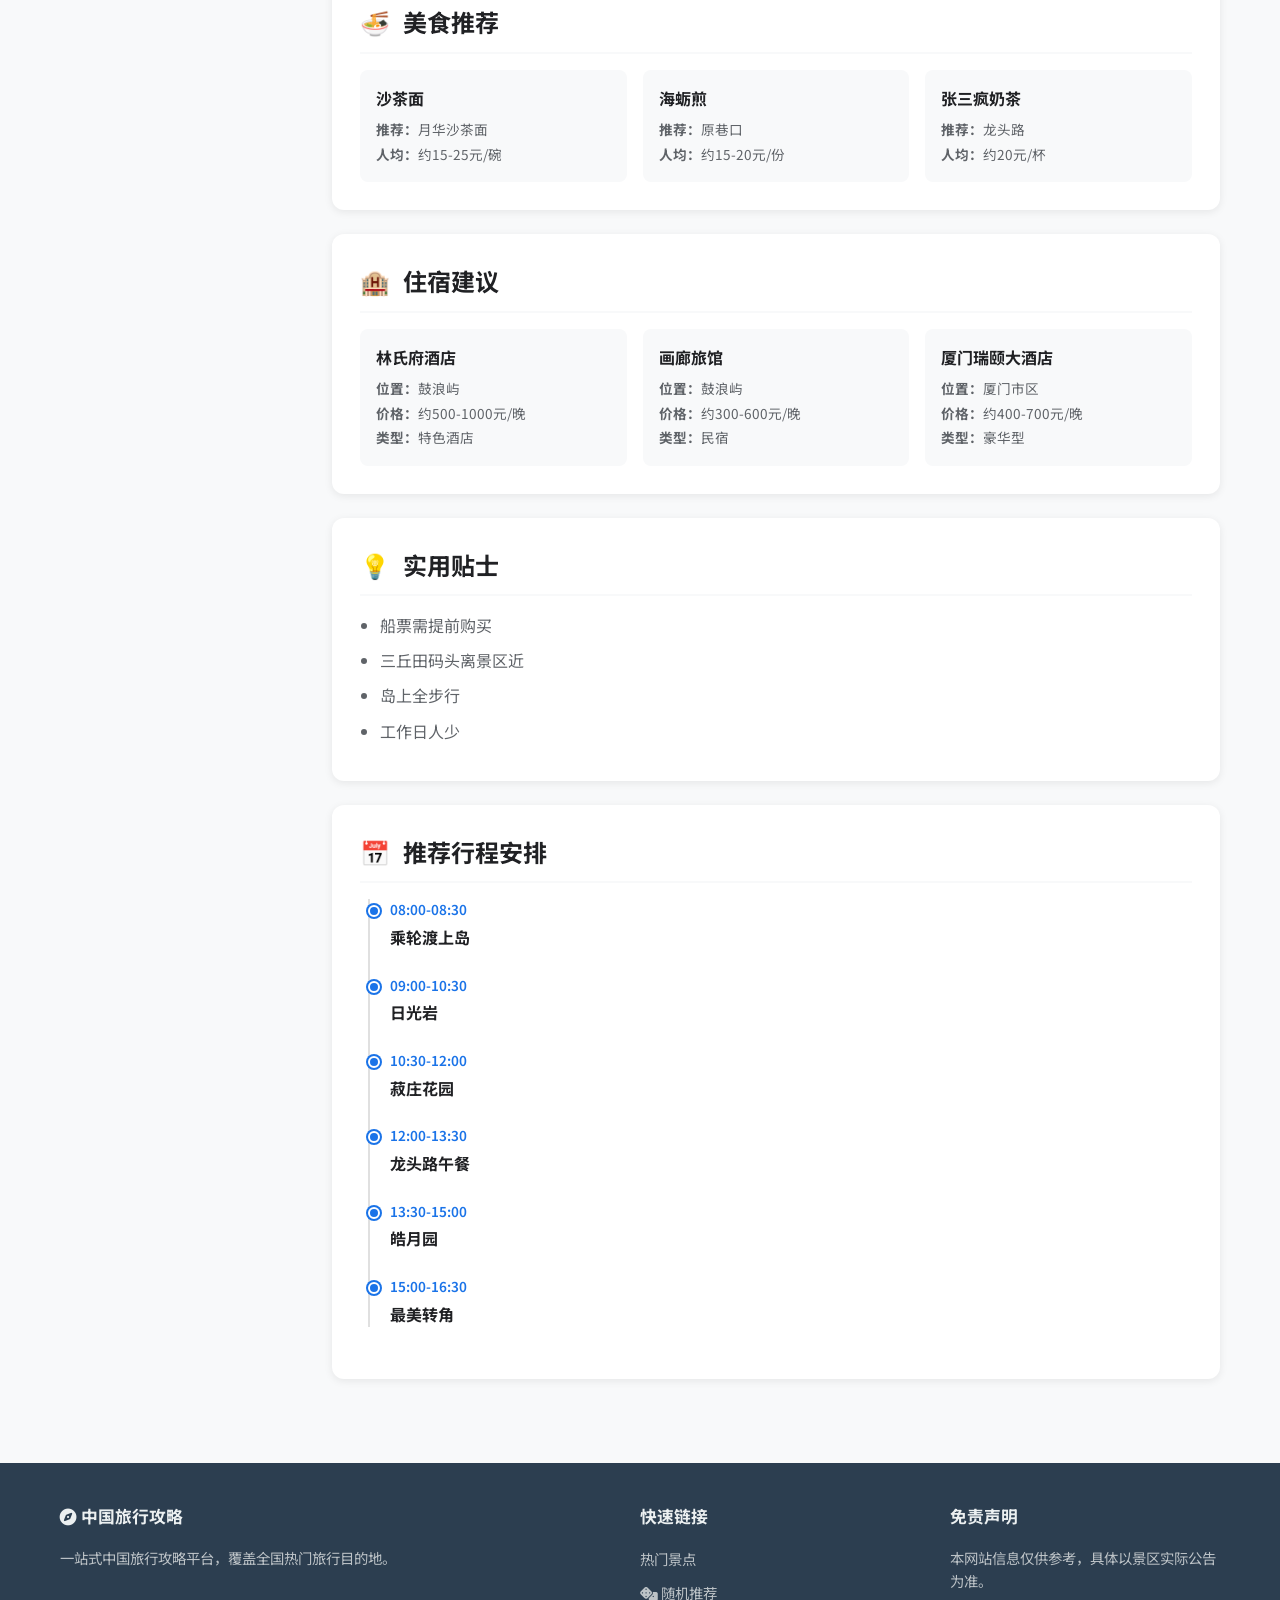
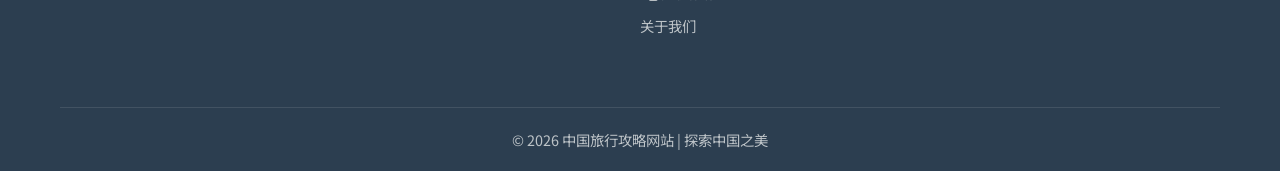
<file: spots/gulangyu.html>
<!DOCTYPE html>
<html lang="zh-CN">
<head>
  <meta charset="UTF-8">
  <meta name="viewport" content="width=device-width, initial-scale=1.0">
  <meta name="description" content="鼓浪屿详细攻略：门票价格、开放时间、游览路线推荐、交通指南、美食住宿一站式攻略。">
  <meta name="keywords" content="万国建筑,钢琴之岛,厦门">
  <title>鼓浪屿 — 中国旅行攻略</title>
  <link rel="preconnect" href="https://fonts.googleapis.com">
  <link href="https://fonts.googleapis.com/css2?family=Noto+Sans+SC:wght@400;500;600;700&display=swap" rel="stylesheet">
  <link rel="stylesheet" href="https://cdnjs.cloudflare.com/ajax/libs/font-awesome/6.5.1/css/all.min.css">
  <link rel="stylesheet" href="../css/style.css">
  <link rel="stylesheet" href="../css/enhanced.css">
  <link rel="stylesheet" href="../css/responsive.css">
</head>
<body>
  <!-- Lightbox -->
  <div class="lightbox" id="lightbox" onclick="closeLightbox()">
    <button class="lightbox-close" onclick="closeLightbox()">&times;</button>
    <div class="lightbox-content" id="lightboxContent"></div>
    <div class="lightbox-caption" id="lightboxCaption"></div>
  </div>

  <!-- Header -->
  <header class="header">
    <div class="container">
      <a href="../index.html" class="logo"><span class="logo-icon"><i class="fas fa-compass"></i></span>中国旅行攻略</a>
      <nav class="nav">
        <a href="../index.html">首页</a>
        <a href="../index.html#spots">热门景点</a>
        <a href="javascript:void(0)" onclick="goRandom()" title="随机推荐"><i class="fas fa-dice"></i> 随机</a>
        <a href="../index.html#footer">关于我们</a>
      </nav>
      <div class="search-box">
        <input type="text" placeholder="搜索景点、城市...">
        <i class="fas fa-search search-icon"></i>
      </div>
      <button class="mobile-menu-btn" aria-label="菜单"><i class="fas fa-bars"></i></button>
    </div>
  </header>

  <!-- Detail Hero -->
  <section class="detail-hero">
    <div class="hero-bg-fill">
      <img src="../images/gulangyu.svg" alt="鼓浪屿" style="width:100%;height:100%;object-fit:cover;">
    </div>
    <div class="hero-overlay"></div>
    <div class="hero-text">
      <h1>鼓浪屿</h1>
      <div class="hero-meta">
        <span><i class="fas fa-map-pin"></i> 福建省厦门市</span>
        <span>★★★★★ 4.7</span>
        <span><i class="fas fa-tag"></i> 都市休闲</span>
        <span><i class="fas fa-medal" style="color:var(--color-warm);"></i> 小清新圣地</span>
        <button class="fav-btn" data-spot-id="gulangyu" style="position:relative;top:0;left:0;background:rgba(255,255,255,0.2);border-radius:50%;width:36px;height:36px;font-size:1rem;color:#fff;"><i class="far fa-heart"></i></button>
        <button class="share-btn-sm" onclick="copyLink()" style="background:rgba(255,255,255,0.2);color:#fff;border-color:rgba(255,255,255,0.3);"><i class="fas fa-share-alt"></i> 分享</button>
      </div>
    </div>
  </section>

  <!-- Breadcrumb -->
  <div class="container"><div class="breadcrumb">
    <a href="../index.html">首页</a> &gt; <a href="../index.html#spots">热门景点</a> &gt; <span>鼓浪屿</span>
  </div></div>

  <!-- Detail Layout -->
  <div class="container detail-layout">
    <!-- Sidebar -->
    <nav class="sidebar-nav">
      <h4>📋 目录</h4>
      <a href="#intro" class="active">景点简介</a>
      <a href="#info">核心数据</a>
      <a href="#ticket">门票信息</a>
      <a href="#transport">交通指南</a>
      <a href="#routes">游玩路线</a>
      <a href="#highlights">必打卡点</a>
      <a href="#gallery">景点图集</a>
      <a href="#food">美食推荐</a>
      <a href="#hotels">住宿建议</a>
      <a href="#tips">实用贴士</a>
      <a href="#schedule">日程安排</a>
    </nav>

    <!-- Main Content -->
    <main class="detail-content">
      <!-- Intro -->
      <section class="detail-section" id="intro">
        <h2><span class="section-icon">📖</span> 景点简介</h2>
        <p>鼓浪屿与厦门隔海相望，面积约1.88平方公里。2017年被列入世界文化遗产。岛上保存了大量近代西式建筑，有万国建筑博览之称，也是著名的钢琴之岛。</p>
        <img src="../images/gulangyu.svg" alt="鼓浪屿" style="width:100%;max-width:600px;border-radius:var(--radius-sm);margin:16px auto;display:block;box-shadow:var(--shadow-sm);">
      </section>

      <!-- Info -->
      <section class="detail-section" id="info">
        <h2><span class="section-icon">📊</span> 核心数据</h2>
        <div class="info-grid"><div class="info-item"><div class="label">开放时间</div><div class="value">全天</div></div>
          <div class="info-item"><div class="label">建议游玩</div><div class="value">1-2天</div></div>
          <div class="info-item"><div class="label">最佳季节</div><div class="value">春季、秋季</div></div>
          <div class="info-item"><div class="label">岛屿面积</div><div class="value">1.88平方公里</div></div></div>
      </section>

      <!-- Ticket -->
      <section class="detail-section" id="ticket">
        <h2><span class="section-icon">🎫</span> 门票信息</h2>
        <p><strong>上岛船票：</strong>35元（往返）</p>
        <p><strong>日光岩：</strong>50元</p>
        <p><strong>菽庄花园：</strong>30元</p>
        <p><strong>联票：</strong>90元</p>
        <p style="margin-top:12px;font-size:0.85rem;color:#999;"><i class="fas fa-info-circle"></i> 以上价格仅供参考，以景区实际公告为准。</p>
      </section>

      <!-- Transport -->
      <section class="detail-section" id="transport">
        <h2><span class="section-icon">🚗</span> 交通指南</h2>
        <p><strong>🚌 外部交通：</strong>厦门轮渡码头乘船</p>
        <p><strong>🚶 内部交通：</strong>全程步行</p>
      </section>

      <!-- Routes -->
      <section class="detail-section" id="routes">
        <h2><span class="section-icon">🗺</span> 游玩路线推荐</h2>
        <div class="route-card">
      <div class="route-time">⏱ 约6小时</div>
      <h3>一日经典游</h3>
      <p><strong>路线：</strong>三丘田码头→日光岩→菽庄花园→龙头路→皓月园</p>
      <p>从三丘田码头上岛，登日光岩，游览菽庄花园，中午龙头路美食街，下午皓月园。</p>
    </div>
      </section>

      <!-- Highlights -->
      <section class="detail-section" id="highlights">
        <h2><span class="section-icon">⭐</span> 必打卡景点</h2>
        <div class="item-list"><div class="item-card"><h3>日光岩</h3><p><strong>推荐理由：</strong>鼓浪屿最高点</p><p>📸 俯瞰全岛</p></div>
        <div class="item-card"><h3>最美转角</h3><p><strong>推荐理由：</strong>网红打卡点</p><p>📸 洋楼转角</p></div>
        <div class="item-card"><h3>菽庄花园</h3><p><strong>推荐理由：</strong>面朝大海的园林</p><p>📸 园林海景</p></div></div>
      </section>

      <!-- Gallery -->
      <section class="detail-section" id="gallery">
        <h2><span class="section-icon">🖼</span> 景点图集</h2>
        <p style="color:var(--color-text-secondary);font-size:0.9rem;margin-bottom:12px;">点击图片查看大图</p>
        <div class="gallery-grid">
          <div class="gallery-item" onclick="openLightbox('../images/gulangyu.svg','鼓浪屿 - 全景')">
            <img src="../images/gulangyu.svg" alt="鼓浪屿" style="width:100%;height:100%;object-fit:cover">
            <div class="gallery-label">鼓浪屿</div>
          </div>
          <div class="gallery-item" onclick="openLightbox('../images/gugong.svg','故宫博物院')">
      <img src="../images/gugong.svg" alt="故宫博物院" style="width:100%;height:100%;object-fit:cover">
      <div class="gallery-label">故宫博物院</div>
    </div>
        <div class="gallery-item" onclick="openLightbox('../images/changcheng.svg','长城（八达岭）')">
      <img src="../images/changcheng.svg" alt="长城（八达岭）" style="width:100%;height:100%;object-fit:cover">
      <div class="gallery-label">长城（八达岭）</div>
    </div>
        <div class="gallery-item" onclick="openLightbox('../images/xihu.svg','西湖')">
      <img src="../images/xihu.svg" alt="西湖" style="width:100%;height:100%;object-fit:cover">
      <div class="gallery-label">西湖</div>
    </div>
        </div>
      </section>

      <!-- Food -->
      <section class="detail-section" id="food">
        <h2><span class="section-icon">🍜</span> 美食推荐</h2>
        <div class="item-list"><div class="item-card"><h3>沙茶面</h3><p><strong>推荐：</strong>月华沙茶面</p><p><strong>人均：</strong>约15-25元/碗</p></div>
        <div class="item-card"><h3>海蛎煎</h3><p><strong>推荐：</strong>原巷口</p><p><strong>人均：</strong>约15-20元/份</p></div>
        <div class="item-card"><h3>张三疯奶茶</h3><p><strong>推荐：</strong>龙头路</p><p><strong>人均：</strong>约20元/杯</p></div></div>
      </section>

      <!-- Hotels -->
      <section class="detail-section" id="hotels">
        <h2><span class="section-icon">🏨</span> 住宿建议</h2>
        <div class="item-list"><div class="item-card"><h3>林氏府酒店</h3><p><strong>位置：</strong>鼓浪屿</p><p><strong>价格：</strong>约500-1000元/晚</p><p><strong>类型：</strong>特色酒店</p></div>
        <div class="item-card"><h3>画廊旅馆</h3><p><strong>位置：</strong>鼓浪屿</p><p><strong>价格：</strong>约300-600元/晚</p><p><strong>类型：</strong>民宿</p></div>
        <div class="item-card"><h3>厦门瑞颐大酒店</h3><p><strong>位置：</strong>厦门市区</p><p><strong>价格：</strong>约400-700元/晚</p><p><strong>类型：</strong>豪华型</p></div></div>
      </section>

      <!-- Tips -->
      <section class="detail-section" id="tips">
        <h2><span class="section-icon">💡</span> 实用贴士</h2>
        <ul class="tips-list"><li>船票需提前购买</li>
        <li>三丘田码头离景区近</li>
        <li>岛上全步行</li>
        <li>工作日人少</li></ul>
      </section>

      <!-- Schedule -->
      <section class="detail-section" id="schedule">
        <h2><span class="section-icon">📅</span> 推荐行程安排</h2>
        <div class="timeline"><div class="timeline-item"><div class="time">08:00-08:30</div><h4>乘轮渡上岛</h4></div>
        <div class="timeline-item"><div class="time">09:00-10:30</div><h4>日光岩</h4></div>
        <div class="timeline-item"><div class="time">10:30-12:00</div><h4>菽庄花园</h4></div>
        <div class="timeline-item"><div class="time">12:00-13:30</div><h4>龙头路午餐</h4></div>
        <div class="timeline-item"><div class="time">13:30-15:00</div><h4>皓月园</h4></div>
        <div class="timeline-item"><div class="time">15:00-16:30</div><h4>最美转角</h4></div></div>
      </section>
    </main>
  </div>

  <!-- Footer -->
  <footer class="footer">
    <div class="container">
      <div><h4><i class="fas fa-compass"></i> 中国旅行攻略</h4><p>一站式中国旅行攻略平台，覆盖全国热门旅行目的地。</p></div>
      <div><h4>快速链接</h4><ul class="footer-links">
        <li><a href="../index.html#spots">热门景点</a></li>
        <li><a href="javascript:void(0)" onclick="goRandom()"><i class="fas fa-dice"></i> 随机推荐</a></li>
        <li><a href="../index.html#footer">关于我们</a></li>
      </ul></div>
      <div><h4>免责声明</h4><p>本网站信息仅供参考，具体以景区实际公告为准。</p></div>
      <div class="footer-bottom"><p>&copy; 2026 中国旅行攻略网站 | 探索中国之美</p></div>
    </div>
  </footer>

  <button class="back-to-top" aria-label="返回顶部"><i class="fas fa-arrow-up"></i></button>

  <script>
    // Lightbox
    function openLightbox(src, caption) {
      var lb = document.getElementById("lightbox");
      var content = document.getElementById("lightboxContent");
      var cap = document.getElementById("lightboxCaption");
      content.innerHTML = "<img src='" + src + "' alt='" + caption + "' style='width:100%;height:auto;'>";
      cap.textContent = caption || "";
      lb.classList.add("show");
      document.body.style.overflow = "hidden";
    }
    function closeLightbox() {
      document.getElementById("lightbox").classList.remove("show");
      document.body.style.overflow = "";
    }
    document.addEventListener("keydown", function(e) {
      if (e.key === "Escape") closeLightbox();
    });

    // Random spot
    function goRandom() {
      var ids = ["gugong","changcheng","xihu","zhangjiajie","jiuzhaigou","lijiang","guilin","bingmayong","huangshan","gulangyu"];
      var r = ids[Math.floor(Math.random() * ids.length)];
      window.location.href = "../spots/" + r + ".html";
    }

    // Copy link
    function copyLink() {
      navigator.clipboard.writeText(window.location.href).then(function() {
        if (window.showToast) window.showToast("链接已复制");
      });
    }

    // Share
    document.querySelectorAll(".share-btn-sm").forEach(function(b) {
      b.addEventListener("click", function() {
        if (navigator.share) {
          navigator.share({ title: document.title, url: window.location.href });
        } else {
          copyLink();
        }
      });
    });
  </script>
  <script src="../js/main.js"></script>
  <script src="../js/search.js"></script>
  <script src="../js/favorites.js"></script>
</body>
</html>
</file>
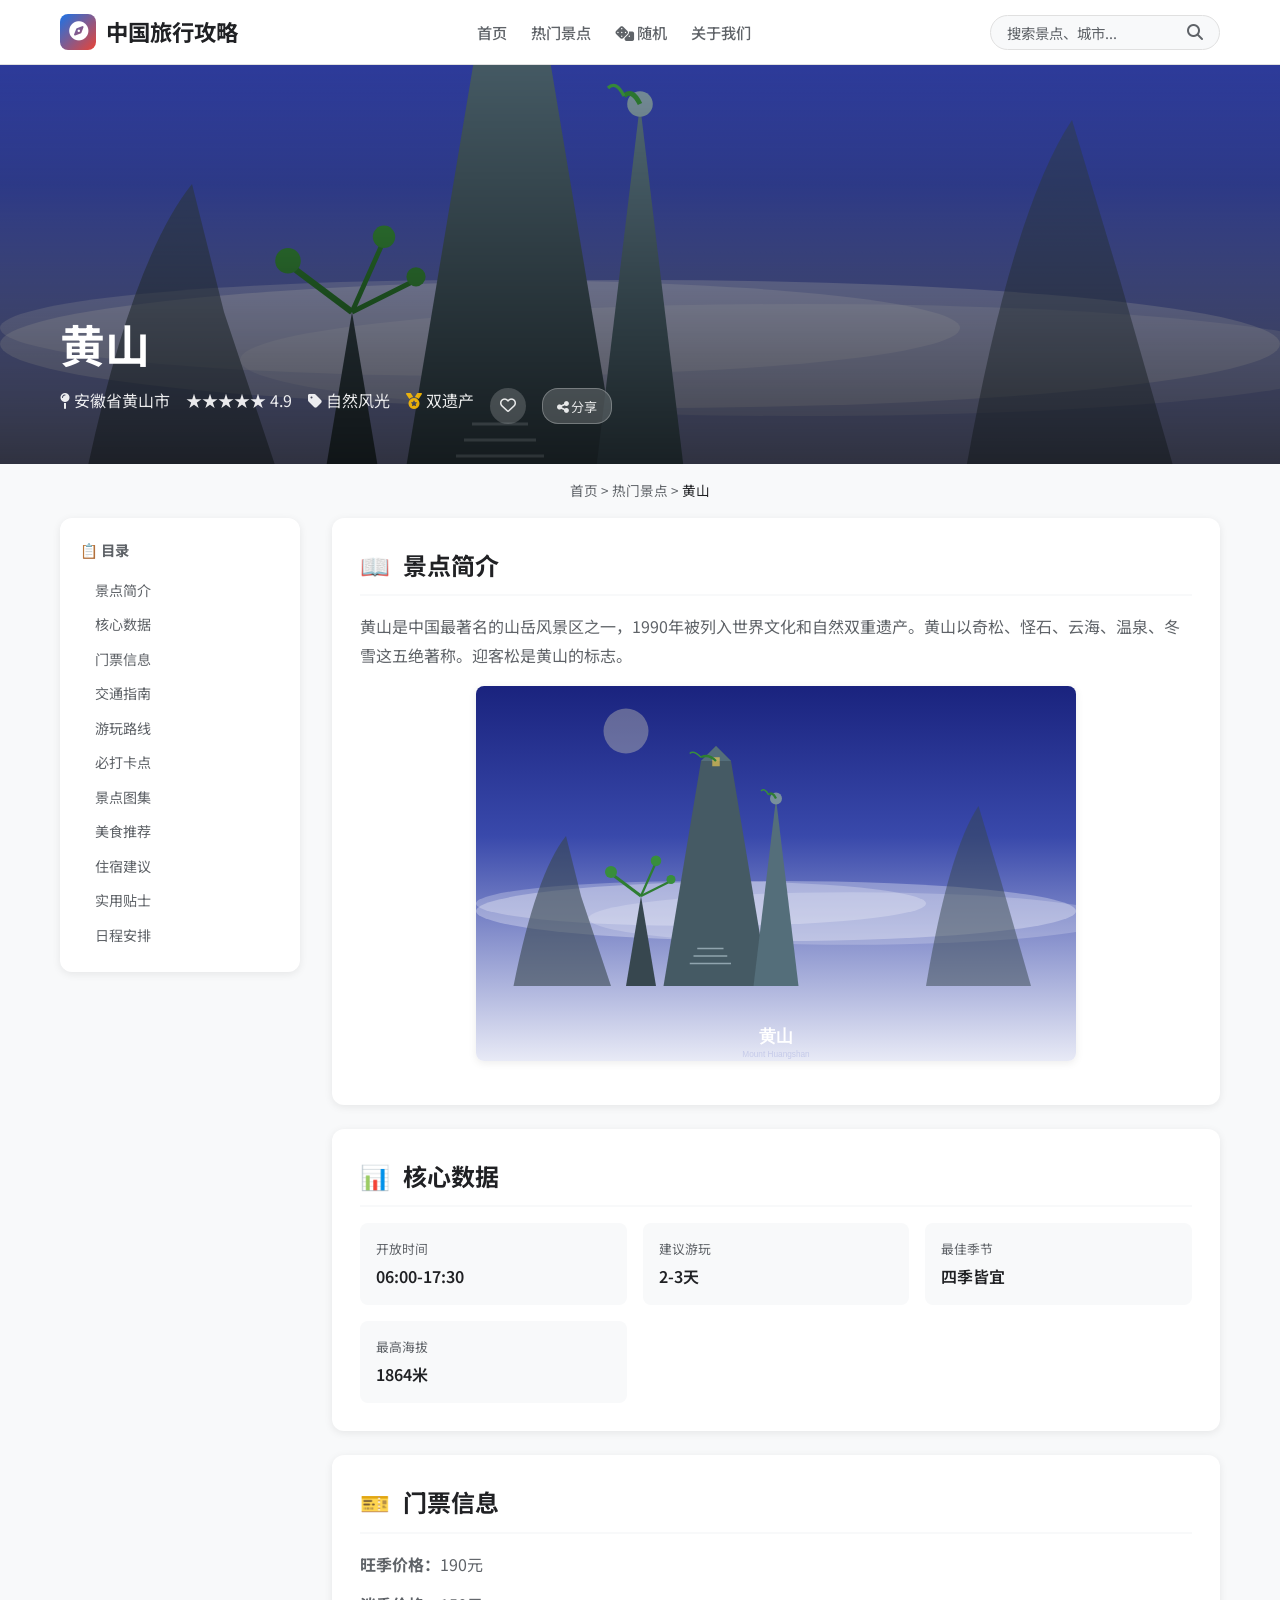
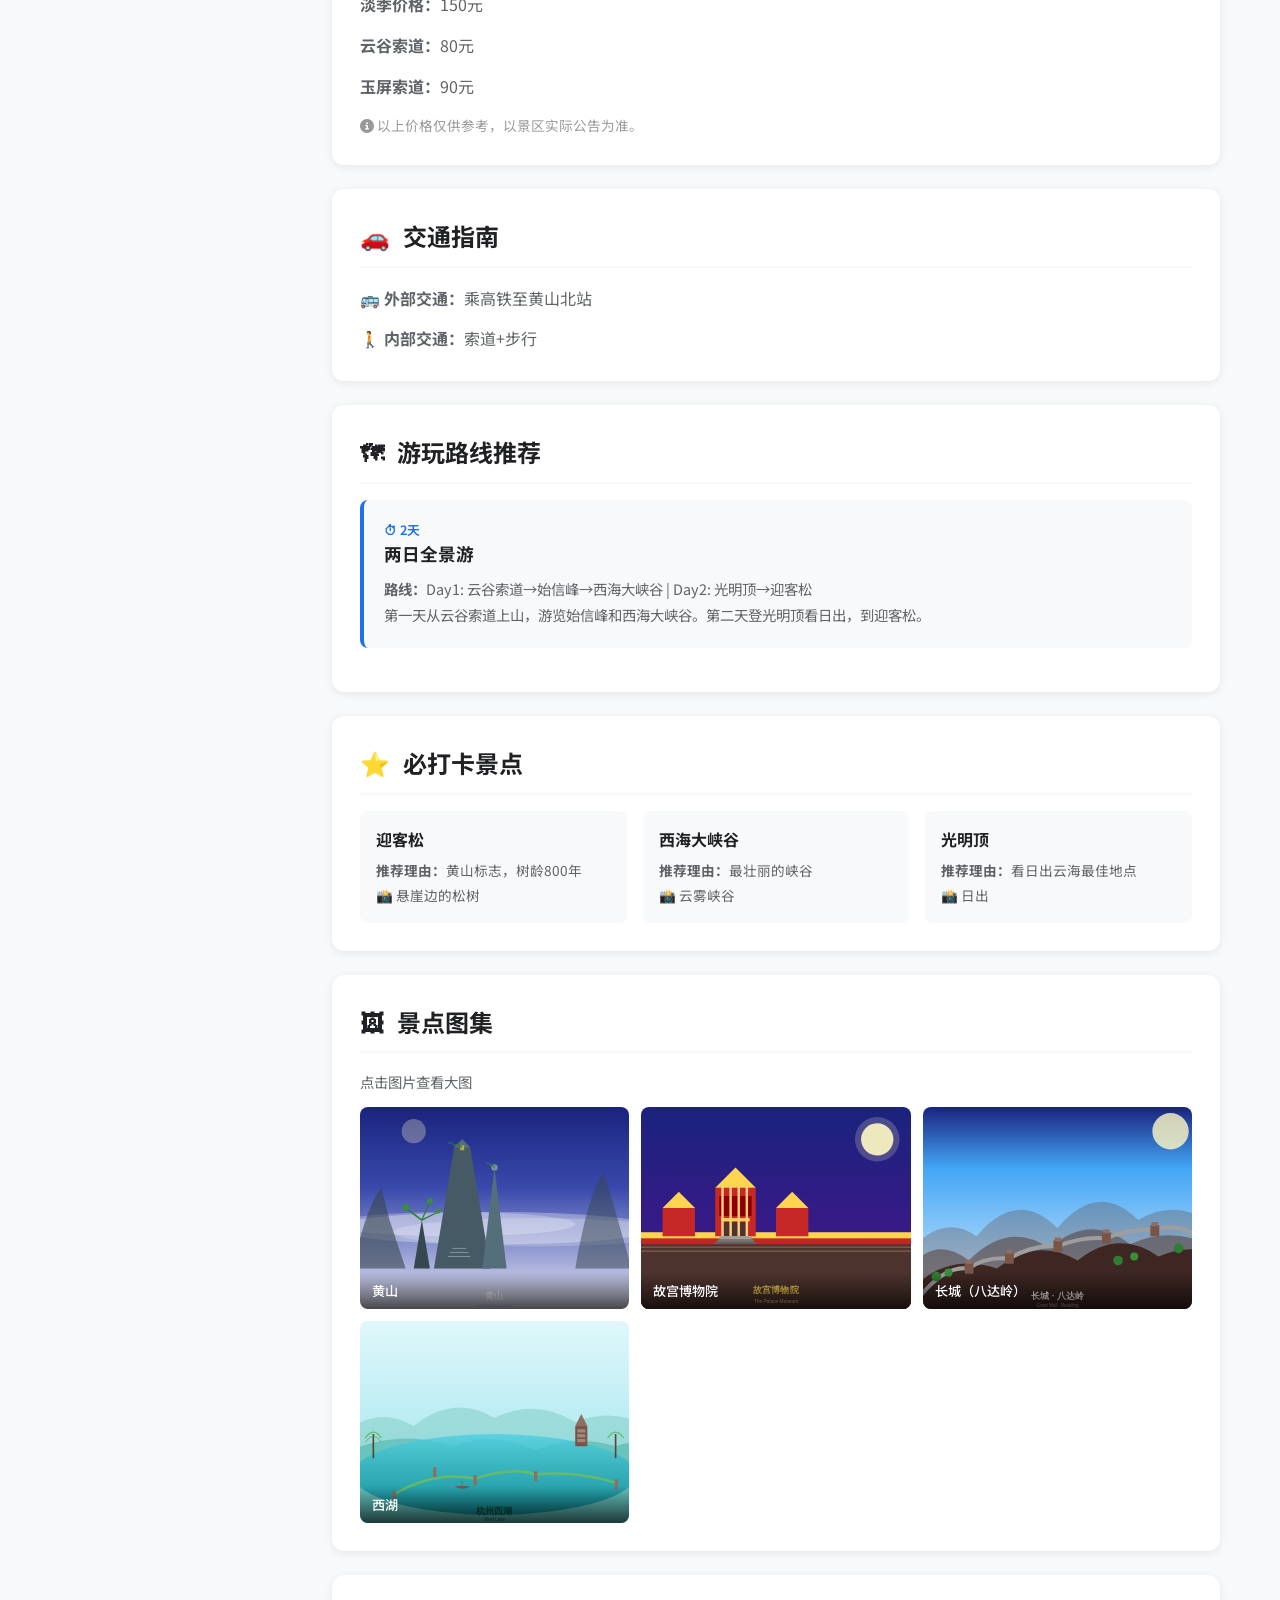
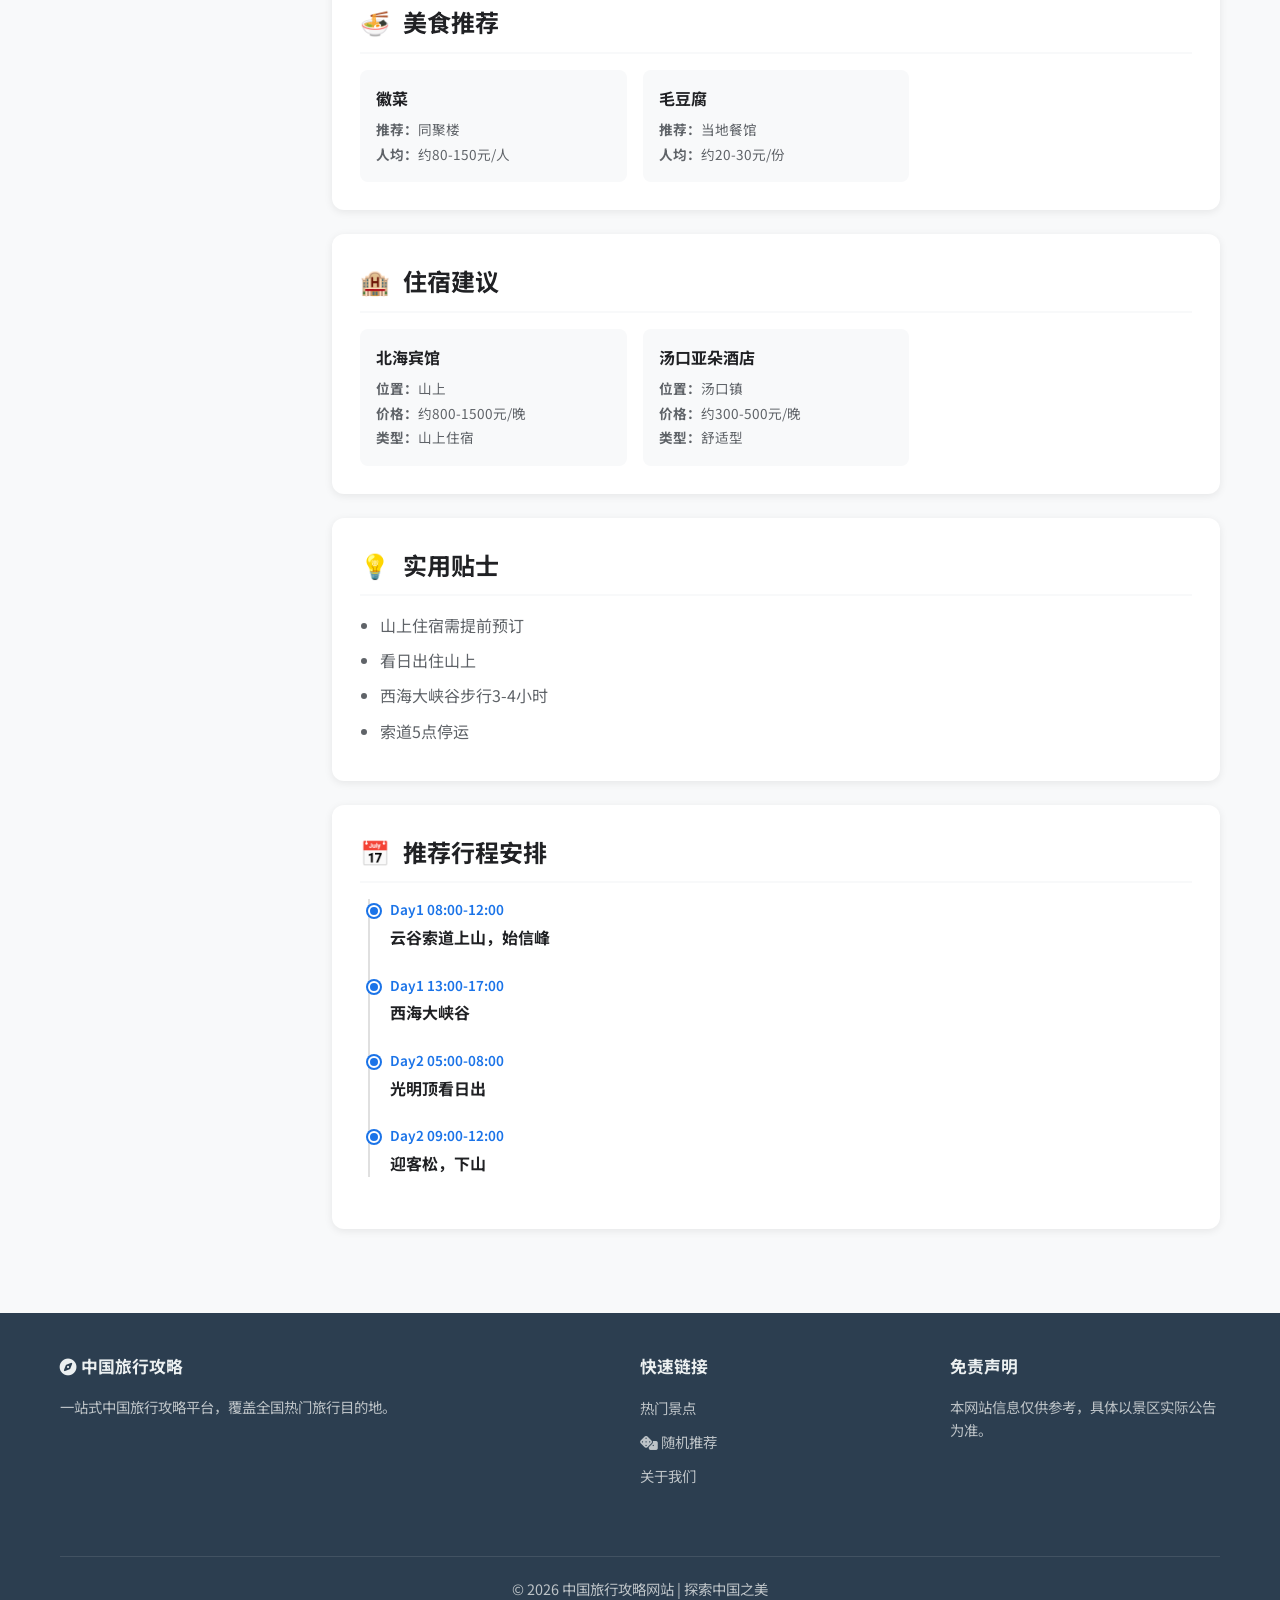
<file: spots/huangshan.html>
<!DOCTYPE html>
<html lang="zh-CN">
<head>
  <meta charset="UTF-8">
  <meta name="viewport" content="width=device-width, initial-scale=1.0">
  <meta name="description" content="黄山详细攻略：门票价格、开放时间、游览路线推荐、交通指南、美食住宿一站式攻略。">
  <meta name="keywords" content="奇松怪石,云海,迎客松,安徽">
  <title>黄山 — 中国旅行攻略</title>
  <link rel="preconnect" href="https://fonts.googleapis.com">
  <link href="https://fonts.googleapis.com/css2?family=Noto+Sans+SC:wght@400;500;600;700&display=swap" rel="stylesheet">
  <link rel="stylesheet" href="https://cdnjs.cloudflare.com/ajax/libs/font-awesome/6.5.1/css/all.min.css">
  <link rel="stylesheet" href="../css/style.css">
  <link rel="stylesheet" href="../css/enhanced.css">
  <link rel="stylesheet" href="../css/responsive.css">
</head>
<body>
  <!-- Lightbox -->
  <div class="lightbox" id="lightbox" onclick="closeLightbox()">
    <button class="lightbox-close" onclick="closeLightbox()">&times;</button>
    <div class="lightbox-content" id="lightboxContent"></div>
    <div class="lightbox-caption" id="lightboxCaption"></div>
  </div>

  <!-- Header -->
  <header class="header">
    <div class="container">
      <a href="../index.html" class="logo"><span class="logo-icon"><i class="fas fa-compass"></i></span>中国旅行攻略</a>
      <nav class="nav">
        <a href="../index.html">首页</a>
        <a href="../index.html#spots">热门景点</a>
        <a href="javascript:void(0)" onclick="goRandom()" title="随机推荐"><i class="fas fa-dice"></i> 随机</a>
        <a href="../index.html#footer">关于我们</a>
      </nav>
      <div class="search-box">
        <input type="text" placeholder="搜索景点、城市...">
        <i class="fas fa-search search-icon"></i>
      </div>
      <button class="mobile-menu-btn" aria-label="菜单"><i class="fas fa-bars"></i></button>
    </div>
  </header>

  <!-- Detail Hero -->
  <section class="detail-hero">
    <div class="hero-bg-fill">
      <img src="../images/huangshan.svg" alt="黄山" style="width:100%;height:100%;object-fit:cover;">
    </div>
    <div class="hero-overlay"></div>
    <div class="hero-text">
      <h1>黄山</h1>
      <div class="hero-meta">
        <span><i class="fas fa-map-pin"></i> 安徽省黄山市</span>
        <span>★★★★★ 4.9</span>
        <span><i class="fas fa-tag"></i> 自然风光</span>
        <span><i class="fas fa-medal" style="color:var(--color-warm);"></i> 双遗产</span>
        <button class="fav-btn" data-spot-id="huangshan" style="position:relative;top:0;left:0;background:rgba(255,255,255,0.2);border-radius:50%;width:36px;height:36px;font-size:1rem;color:#fff;"><i class="far fa-heart"></i></button>
        <button class="share-btn-sm" onclick="copyLink()" style="background:rgba(255,255,255,0.2);color:#fff;border-color:rgba(255,255,255,0.3);"><i class="fas fa-share-alt"></i> 分享</button>
      </div>
    </div>
  </section>

  <!-- Breadcrumb -->
  <div class="container"><div class="breadcrumb">
    <a href="../index.html">首页</a> &gt; <a href="../index.html#spots">热门景点</a> &gt; <span>黄山</span>
  </div></div>

  <!-- Detail Layout -->
  <div class="container detail-layout">
    <!-- Sidebar -->
    <nav class="sidebar-nav">
      <h4>📋 目录</h4>
      <a href="#intro" class="active">景点简介</a>
      <a href="#info">核心数据</a>
      <a href="#ticket">门票信息</a>
      <a href="#transport">交通指南</a>
      <a href="#routes">游玩路线</a>
      <a href="#highlights">必打卡点</a>
      <a href="#gallery">景点图集</a>
      <a href="#food">美食推荐</a>
      <a href="#hotels">住宿建议</a>
      <a href="#tips">实用贴士</a>
      <a href="#schedule">日程安排</a>
    </nav>

    <!-- Main Content -->
    <main class="detail-content">
      <!-- Intro -->
      <section class="detail-section" id="intro">
        <h2><span class="section-icon">📖</span> 景点简介</h2>
        <p>黄山是中国最著名的山岳风景区之一，1990年被列入世界文化和自然双重遗产。黄山以奇松、怪石、云海、温泉、冬雪这五绝著称。迎客松是黄山的标志。</p>
        <img src="../images/huangshan.svg" alt="黄山" style="width:100%;max-width:600px;border-radius:var(--radius-sm);margin:16px auto;display:block;box-shadow:var(--shadow-sm);">
      </section>

      <!-- Info -->
      <section class="detail-section" id="info">
        <h2><span class="section-icon">📊</span> 核心数据</h2>
        <div class="info-grid"><div class="info-item"><div class="label">开放时间</div><div class="value">06:00-17:30</div></div>
          <div class="info-item"><div class="label">建议游玩</div><div class="value">2-3天</div></div>
          <div class="info-item"><div class="label">最佳季节</div><div class="value">四季皆宜</div></div>
          <div class="info-item"><div class="label">最高海拔</div><div class="value">1864米</div></div></div>
      </section>

      <!-- Ticket -->
      <section class="detail-section" id="ticket">
        <h2><span class="section-icon">🎫</span> 门票信息</h2>
        <p><strong>旺季价格：</strong>190元</p>
        <p><strong>淡季价格：</strong>150元</p>
        <p><strong>云谷索道：</strong>80元</p>
        <p><strong>玉屏索道：</strong>90元</p>
        <p style="margin-top:12px;font-size:0.85rem;color:#999;"><i class="fas fa-info-circle"></i> 以上价格仅供参考，以景区实际公告为准。</p>
      </section>

      <!-- Transport -->
      <section class="detail-section" id="transport">
        <h2><span class="section-icon">🚗</span> 交通指南</h2>
        <p><strong>🚌 外部交通：</strong>乘高铁至黄山北站</p>
        <p><strong>🚶 内部交通：</strong>索道+步行</p>
      </section>

      <!-- Routes -->
      <section class="detail-section" id="routes">
        <h2><span class="section-icon">🗺</span> 游玩路线推荐</h2>
        <div class="route-card">
      <div class="route-time">⏱ 2天</div>
      <h3>两日全景游</h3>
      <p><strong>路线：</strong>Day1: 云谷索道→始信峰→西海大峡谷 | Day2: 光明顶→迎客松</p>
      <p>第一天从云谷索道上山，游览始信峰和西海大峡谷。第二天登光明顶看日出，到迎客松。</p>
    </div>
      </section>

      <!-- Highlights -->
      <section class="detail-section" id="highlights">
        <h2><span class="section-icon">⭐</span> 必打卡景点</h2>
        <div class="item-list"><div class="item-card"><h3>迎客松</h3><p><strong>推荐理由：</strong>黄山标志，树龄800年</p><p>📸 悬崖边的松树</p></div>
        <div class="item-card"><h3>西海大峡谷</h3><p><strong>推荐理由：</strong>最壮丽的峡谷</p><p>📸 云雾峡谷</p></div>
        <div class="item-card"><h3>光明顶</h3><p><strong>推荐理由：</strong>看日出云海最佳地点</p><p>📸 日出</p></div></div>
      </section>

      <!-- Gallery -->
      <section class="detail-section" id="gallery">
        <h2><span class="section-icon">🖼</span> 景点图集</h2>
        <p style="color:var(--color-text-secondary);font-size:0.9rem;margin-bottom:12px;">点击图片查看大图</p>
        <div class="gallery-grid">
          <div class="gallery-item" onclick="openLightbox('../images/huangshan.svg','黄山 - 全景')">
            <img src="../images/huangshan.svg" alt="黄山" style="width:100%;height:100%;object-fit:cover">
            <div class="gallery-label">黄山</div>
          </div>
          <div class="gallery-item" onclick="openLightbox('../images/gugong.svg','故宫博物院')">
      <img src="../images/gugong.svg" alt="故宫博物院" style="width:100%;height:100%;object-fit:cover">
      <div class="gallery-label">故宫博物院</div>
    </div>
        <div class="gallery-item" onclick="openLightbox('../images/changcheng.svg','长城（八达岭）')">
      <img src="../images/changcheng.svg" alt="长城（八达岭）" style="width:100%;height:100%;object-fit:cover">
      <div class="gallery-label">长城（八达岭）</div>
    </div>
        <div class="gallery-item" onclick="openLightbox('../images/xihu.svg','西湖')">
      <img src="../images/xihu.svg" alt="西湖" style="width:100%;height:100%;object-fit:cover">
      <div class="gallery-label">西湖</div>
    </div>
        </div>
      </section>

      <!-- Food -->
      <section class="detail-section" id="food">
        <h2><span class="section-icon">🍜</span> 美食推荐</h2>
        <div class="item-list"><div class="item-card"><h3>徽菜</h3><p><strong>推荐：</strong>同聚楼</p><p><strong>人均：</strong>约80-150元/人</p></div>
        <div class="item-card"><h3>毛豆腐</h3><p><strong>推荐：</strong>当地餐馆</p><p><strong>人均：</strong>约20-30元/份</p></div></div>
      </section>

      <!-- Hotels -->
      <section class="detail-section" id="hotels">
        <h2><span class="section-icon">🏨</span> 住宿建议</h2>
        <div class="item-list"><div class="item-card"><h3>北海宾馆</h3><p><strong>位置：</strong>山上</p><p><strong>价格：</strong>约800-1500元/晚</p><p><strong>类型：</strong>山上住宿</p></div>
        <div class="item-card"><h3>汤口亚朵酒店</h3><p><strong>位置：</strong>汤口镇</p><p><strong>价格：</strong>约300-500元/晚</p><p><strong>类型：</strong>舒适型</p></div></div>
      </section>

      <!-- Tips -->
      <section class="detail-section" id="tips">
        <h2><span class="section-icon">💡</span> 实用贴士</h2>
        <ul class="tips-list"><li>山上住宿需提前预订</li>
        <li>看日出住山上</li>
        <li>西海大峡谷步行3-4小时</li>
        <li>索道5点停运</li></ul>
      </section>

      <!-- Schedule -->
      <section class="detail-section" id="schedule">
        <h2><span class="section-icon">📅</span> 推荐行程安排</h2>
        <div class="timeline"><div class="timeline-item"><div class="time">Day1 08:00-12:00</div><h4>云谷索道上山，始信峰</h4></div>
        <div class="timeline-item"><div class="time">Day1 13:00-17:00</div><h4>西海大峡谷</h4></div>
        <div class="timeline-item"><div class="time">Day2 05:00-08:00</div><h4>光明顶看日出</h4></div>
        <div class="timeline-item"><div class="time">Day2 09:00-12:00</div><h4>迎客松，下山</h4></div></div>
      </section>
    </main>
  </div>

  <!-- Footer -->
  <footer class="footer">
    <div class="container">
      <div><h4><i class="fas fa-compass"></i> 中国旅行攻略</h4><p>一站式中国旅行攻略平台，覆盖全国热门旅行目的地。</p></div>
      <div><h4>快速链接</h4><ul class="footer-links">
        <li><a href="../index.html#spots">热门景点</a></li>
        <li><a href="javascript:void(0)" onclick="goRandom()"><i class="fas fa-dice"></i> 随机推荐</a></li>
        <li><a href="../index.html#footer">关于我们</a></li>
      </ul></div>
      <div><h4>免责声明</h4><p>本网站信息仅供参考，具体以景区实际公告为准。</p></div>
      <div class="footer-bottom"><p>&copy; 2026 中国旅行攻略网站 | 探索中国之美</p></div>
    </div>
  </footer>

  <button class="back-to-top" aria-label="返回顶部"><i class="fas fa-arrow-up"></i></button>

  <script>
    // Lightbox
    function openLightbox(src, caption) {
      var lb = document.getElementById("lightbox");
      var content = document.getElementById("lightboxContent");
      var cap = document.getElementById("lightboxCaption");
      content.innerHTML = "<img src='" + src + "' alt='" + caption + "' style='width:100%;height:auto;'>";
      cap.textContent = caption || "";
      lb.classList.add("show");
      document.body.style.overflow = "hidden";
    }
    function closeLightbox() {
      document.getElementById("lightbox").classList.remove("show");
      document.body.style.overflow = "";
    }
    document.addEventListener("keydown", function(e) {
      if (e.key === "Escape") closeLightbox();
    });

    // Random spot
    function goRandom() {
      var ids = ["gugong","changcheng","xihu","zhangjiajie","jiuzhaigou","lijiang","guilin","bingmayong","huangshan","gulangyu"];
      var r = ids[Math.floor(Math.random() * ids.length)];
      window.location.href = "../spots/" + r + ".html";
    }

    // Copy link
    function copyLink() {
      navigator.clipboard.writeText(window.location.href).then(function() {
        if (window.showToast) window.showToast("链接已复制");
      });
    }

    // Share
    document.querySelectorAll(".share-btn-sm").forEach(function(b) {
      b.addEventListener("click", function() {
        if (navigator.share) {
          navigator.share({ title: document.title, url: window.location.href });
        } else {
          copyLink();
        }
      });
    });
  </script>
  <script src="../js/main.js"></script>
  <script src="../js/search.js"></script>
  <script src="../js/favorites.js"></script>
</body>
</html>
</file>
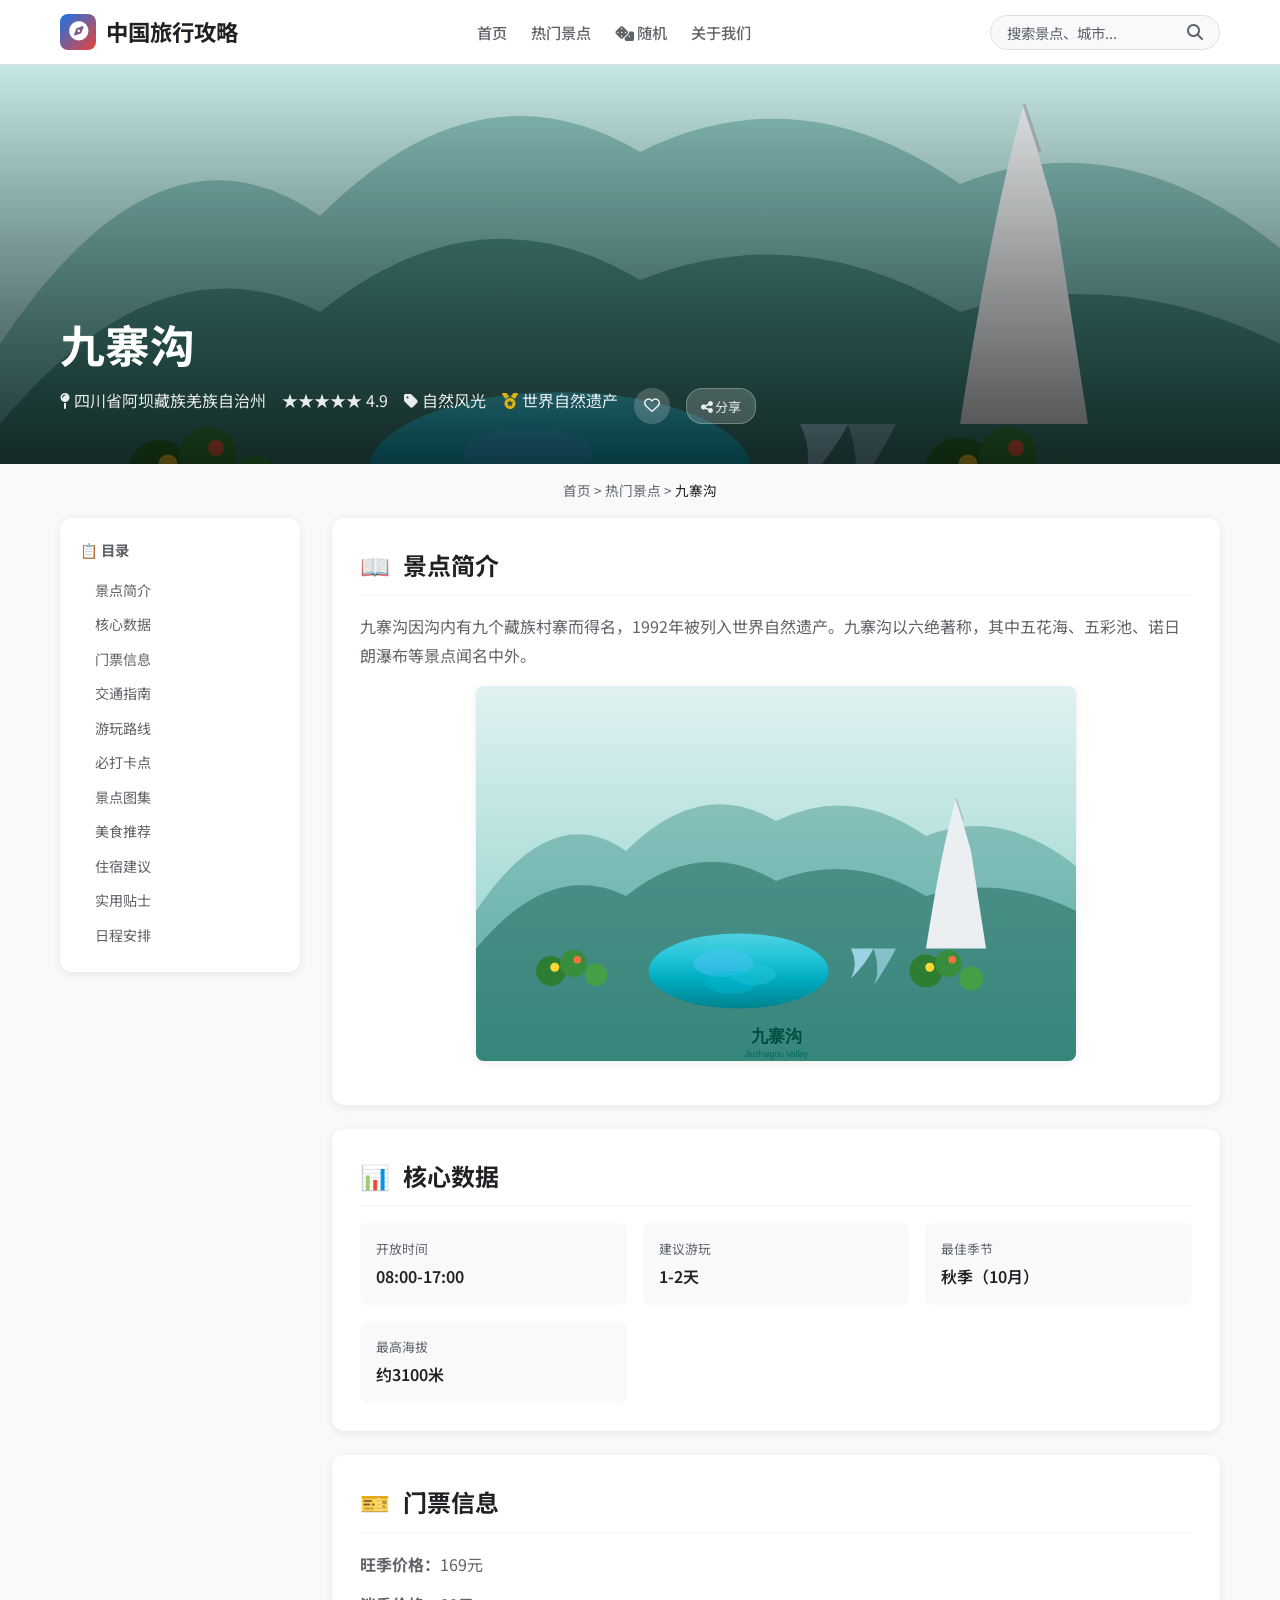
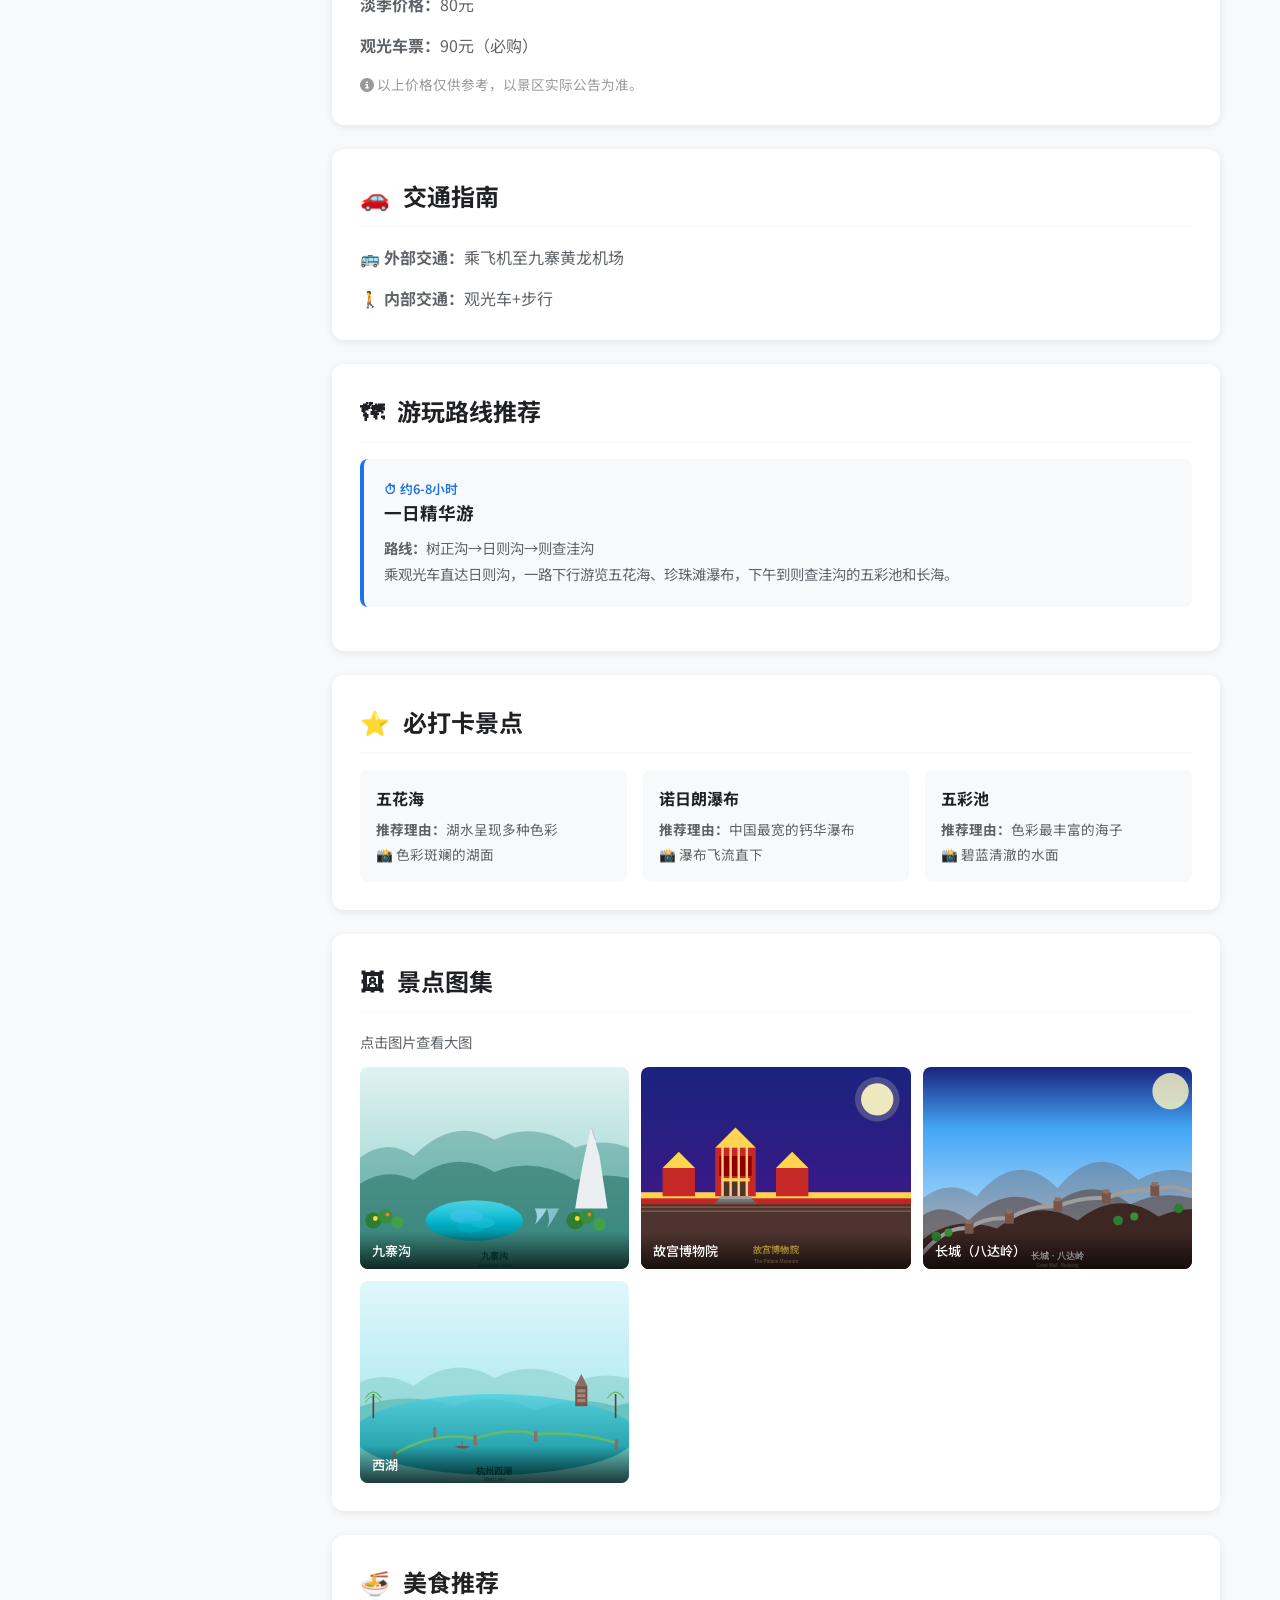
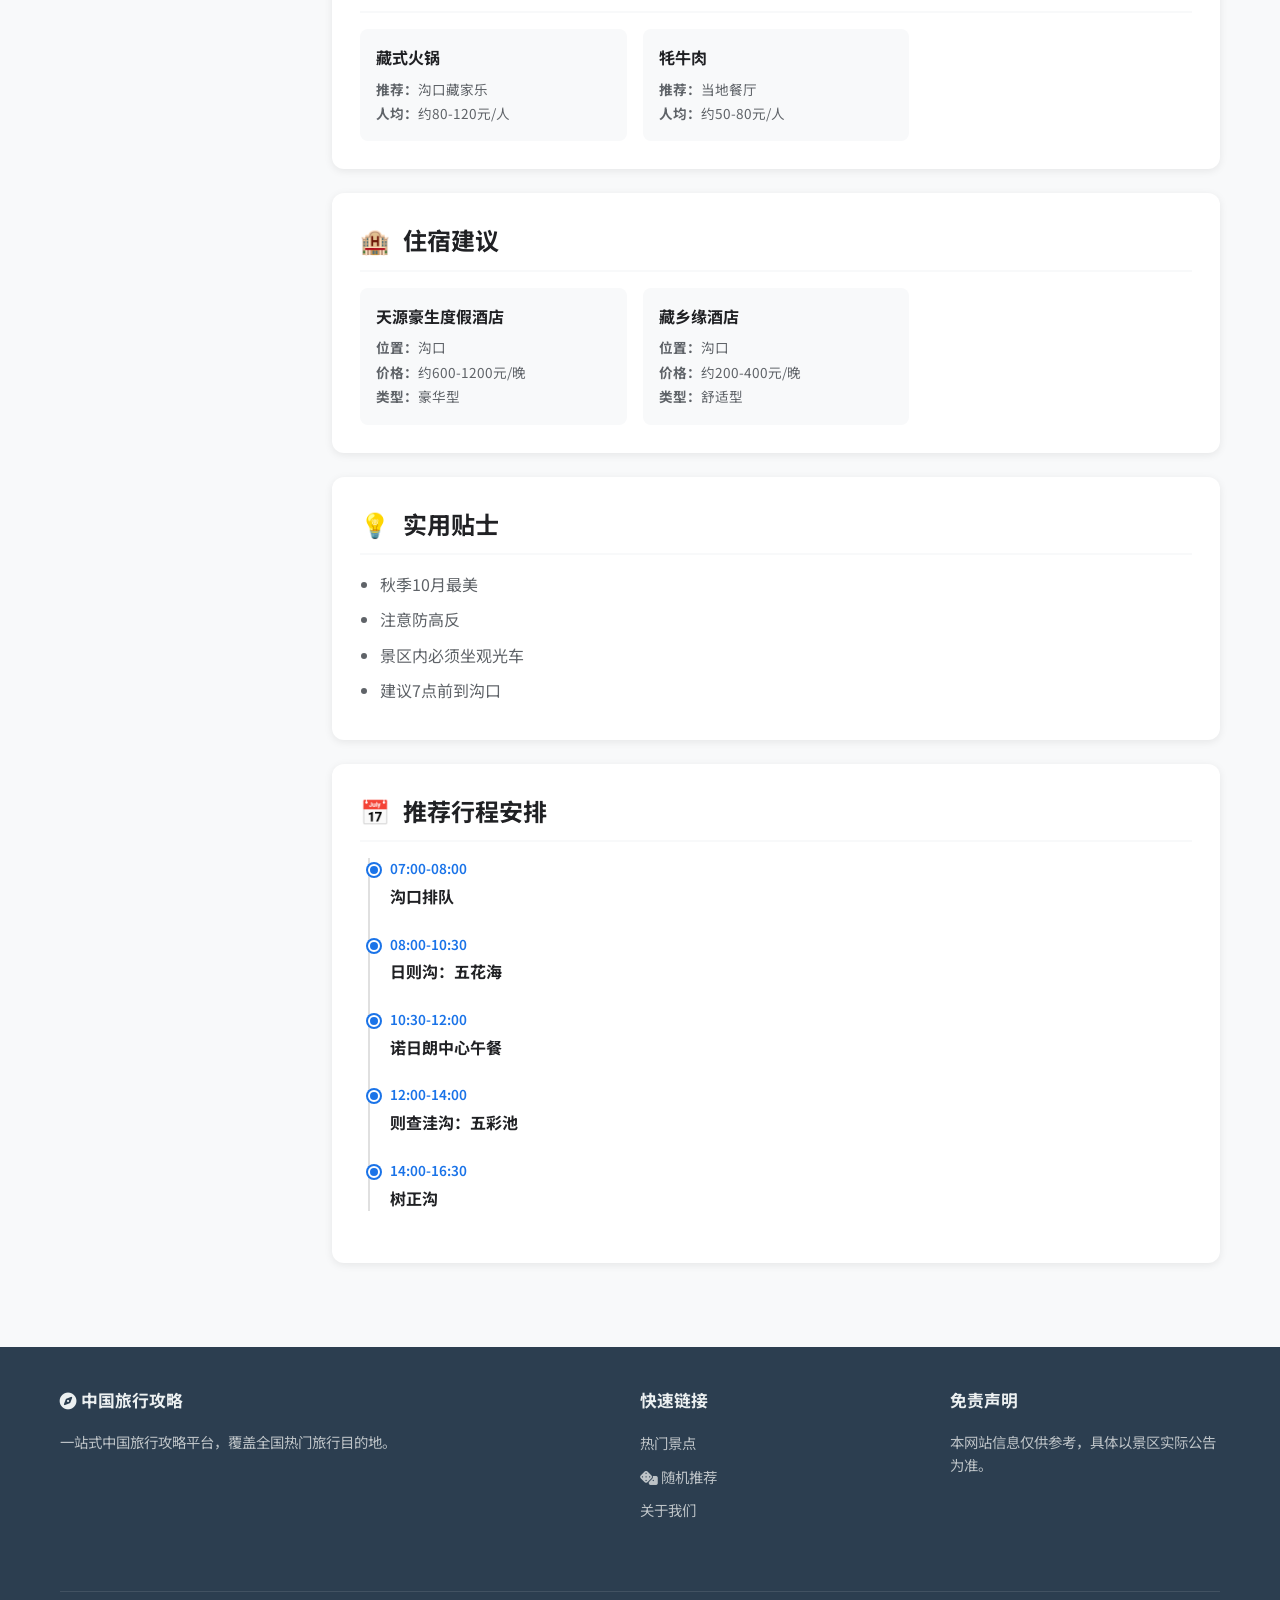
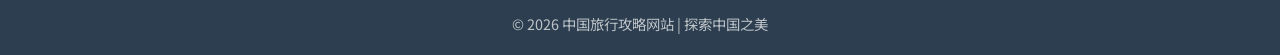
<file: spots/jiuzhaigou.html>
<!DOCTYPE html>
<html lang="zh-CN">
<head>
  <meta charset="UTF-8">
  <meta name="viewport" content="width=device-width, initial-scale=1.0">
  <meta name="description" content="九寨沟详细攻略：门票价格、开放时间、游览路线推荐、交通指南、美食住宿一站式攻略。">
  <meta name="keywords" content="五彩池,诺日朗瀑布,四川">
  <title>九寨沟 — 中国旅行攻略</title>
  <link rel="preconnect" href="https://fonts.googleapis.com">
  <link href="https://fonts.googleapis.com/css2?family=Noto+Sans+SC:wght@400;500;600;700&display=swap" rel="stylesheet">
  <link rel="stylesheet" href="https://cdnjs.cloudflare.com/ajax/libs/font-awesome/6.5.1/css/all.min.css">
  <link rel="stylesheet" href="../css/style.css">
  <link rel="stylesheet" href="../css/enhanced.css">
  <link rel="stylesheet" href="../css/responsive.css">
</head>
<body>
  <!-- Lightbox -->
  <div class="lightbox" id="lightbox" onclick="closeLightbox()">
    <button class="lightbox-close" onclick="closeLightbox()">&times;</button>
    <div class="lightbox-content" id="lightboxContent"></div>
    <div class="lightbox-caption" id="lightboxCaption"></div>
  </div>

  <!-- Header -->
  <header class="header">
    <div class="container">
      <a href="../index.html" class="logo"><span class="logo-icon"><i class="fas fa-compass"></i></span>中国旅行攻略</a>
      <nav class="nav">
        <a href="../index.html">首页</a>
        <a href="../index.html#spots">热门景点</a>
        <a href="javascript:void(0)" onclick="goRandom()" title="随机推荐"><i class="fas fa-dice"></i> 随机</a>
        <a href="../index.html#footer">关于我们</a>
      </nav>
      <div class="search-box">
        <input type="text" placeholder="搜索景点、城市...">
        <i class="fas fa-search search-icon"></i>
      </div>
      <button class="mobile-menu-btn" aria-label="菜单"><i class="fas fa-bars"></i></button>
    </div>
  </header>

  <!-- Detail Hero -->
  <section class="detail-hero">
    <div class="hero-bg-fill">
      <img src="../images/jiuzhaigou.svg" alt="九寨沟" style="width:100%;height:100%;object-fit:cover;">
    </div>
    <div class="hero-overlay"></div>
    <div class="hero-text">
      <h1>九寨沟</h1>
      <div class="hero-meta">
        <span><i class="fas fa-map-pin"></i> 四川省阿坝藏族羌族自治州</span>
        <span>★★★★★ 4.9</span>
        <span><i class="fas fa-tag"></i> 自然风光</span>
        <span><i class="fas fa-medal" style="color:var(--color-warm);"></i> 世界自然遗产</span>
        <button class="fav-btn" data-spot-id="jiuzhaigou" style="position:relative;top:0;left:0;background:rgba(255,255,255,0.2);border-radius:50%;width:36px;height:36px;font-size:1rem;color:#fff;"><i class="far fa-heart"></i></button>
        <button class="share-btn-sm" onclick="copyLink()" style="background:rgba(255,255,255,0.2);color:#fff;border-color:rgba(255,255,255,0.3);"><i class="fas fa-share-alt"></i> 分享</button>
      </div>
    </div>
  </section>

  <!-- Breadcrumb -->
  <div class="container"><div class="breadcrumb">
    <a href="../index.html">首页</a> &gt; <a href="../index.html#spots">热门景点</a> &gt; <span>九寨沟</span>
  </div></div>

  <!-- Detail Layout -->
  <div class="container detail-layout">
    <!-- Sidebar -->
    <nav class="sidebar-nav">
      <h4>📋 目录</h4>
      <a href="#intro" class="active">景点简介</a>
      <a href="#info">核心数据</a>
      <a href="#ticket">门票信息</a>
      <a href="#transport">交通指南</a>
      <a href="#routes">游玩路线</a>
      <a href="#highlights">必打卡点</a>
      <a href="#gallery">景点图集</a>
      <a href="#food">美食推荐</a>
      <a href="#hotels">住宿建议</a>
      <a href="#tips">实用贴士</a>
      <a href="#schedule">日程安排</a>
    </nav>

    <!-- Main Content -->
    <main class="detail-content">
      <!-- Intro -->
      <section class="detail-section" id="intro">
        <h2><span class="section-icon">📖</span> 景点简介</h2>
        <p>九寨沟因沟内有九个藏族村寨而得名，1992年被列入世界自然遗产。九寨沟以六绝著称，其中五花海、五彩池、诺日朗瀑布等景点闻名中外。</p>
        <img src="../images/jiuzhaigou.svg" alt="九寨沟" style="width:100%;max-width:600px;border-radius:var(--radius-sm);margin:16px auto;display:block;box-shadow:var(--shadow-sm);">
      </section>

      <!-- Info -->
      <section class="detail-section" id="info">
        <h2><span class="section-icon">📊</span> 核心数据</h2>
        <div class="info-grid"><div class="info-item"><div class="label">开放时间</div><div class="value">08:00-17:00</div></div>
          <div class="info-item"><div class="label">建议游玩</div><div class="value">1-2天</div></div>
          <div class="info-item"><div class="label">最佳季节</div><div class="value">秋季（10月）</div></div>
          <div class="info-item"><div class="label">最高海拔</div><div class="value">约3100米</div></div></div>
      </section>

      <!-- Ticket -->
      <section class="detail-section" id="ticket">
        <h2><span class="section-icon">🎫</span> 门票信息</h2>
        <p><strong>旺季价格：</strong>169元</p>
        <p><strong>淡季价格：</strong>80元</p>
        <p><strong>观光车票：</strong>90元（必购）</p>
        <p style="margin-top:12px;font-size:0.85rem;color:#999;"><i class="fas fa-info-circle"></i> 以上价格仅供参考，以景区实际公告为准。</p>
      </section>

      <!-- Transport -->
      <section class="detail-section" id="transport">
        <h2><span class="section-icon">🚗</span> 交通指南</h2>
        <p><strong>🚌 外部交通：</strong>乘飞机至九寨黄龙机场</p>
        <p><strong>🚶 内部交通：</strong>观光车+步行</p>
      </section>

      <!-- Routes -->
      <section class="detail-section" id="routes">
        <h2><span class="section-icon">🗺</span> 游玩路线推荐</h2>
        <div class="route-card">
      <div class="route-time">⏱ 约6-8小时</div>
      <h3>一日精华游</h3>
      <p><strong>路线：</strong>树正沟→日则沟→则查洼沟</p>
      <p>乘观光车直达日则沟，一路下行游览五花海、珍珠滩瀑布，下午到则查洼沟的五彩池和长海。</p>
    </div>
      </section>

      <!-- Highlights -->
      <section class="detail-section" id="highlights">
        <h2><span class="section-icon">⭐</span> 必打卡景点</h2>
        <div class="item-list"><div class="item-card"><h3>五花海</h3><p><strong>推荐理由：</strong>湖水呈现多种色彩</p><p>📸 色彩斑斓的湖面</p></div>
        <div class="item-card"><h3>诺日朗瀑布</h3><p><strong>推荐理由：</strong>中国最宽的钙华瀑布</p><p>📸 瀑布飞流直下</p></div>
        <div class="item-card"><h3>五彩池</h3><p><strong>推荐理由：</strong>色彩最丰富的海子</p><p>📸 碧蓝清澈的水面</p></div></div>
      </section>

      <!-- Gallery -->
      <section class="detail-section" id="gallery">
        <h2><span class="section-icon">🖼</span> 景点图集</h2>
        <p style="color:var(--color-text-secondary);font-size:0.9rem;margin-bottom:12px;">点击图片查看大图</p>
        <div class="gallery-grid">
          <div class="gallery-item" onclick="openLightbox('../images/jiuzhaigou.svg','九寨沟 - 全景')">
            <img src="../images/jiuzhaigou.svg" alt="九寨沟" style="width:100%;height:100%;object-fit:cover">
            <div class="gallery-label">九寨沟</div>
          </div>
          <div class="gallery-item" onclick="openLightbox('../images/gugong.svg','故宫博物院')">
      <img src="../images/gugong.svg" alt="故宫博物院" style="width:100%;height:100%;object-fit:cover">
      <div class="gallery-label">故宫博物院</div>
    </div>
        <div class="gallery-item" onclick="openLightbox('../images/changcheng.svg','长城（八达岭）')">
      <img src="../images/changcheng.svg" alt="长城（八达岭）" style="width:100%;height:100%;object-fit:cover">
      <div class="gallery-label">长城（八达岭）</div>
    </div>
        <div class="gallery-item" onclick="openLightbox('../images/xihu.svg','西湖')">
      <img src="../images/xihu.svg" alt="西湖" style="width:100%;height:100%;object-fit:cover">
      <div class="gallery-label">西湖</div>
    </div>
        </div>
      </section>

      <!-- Food -->
      <section class="detail-section" id="food">
        <h2><span class="section-icon">🍜</span> 美食推荐</h2>
        <div class="item-list"><div class="item-card"><h3>藏式火锅</h3><p><strong>推荐：</strong>沟口藏家乐</p><p><strong>人均：</strong>约80-120元/人</p></div>
        <div class="item-card"><h3>牦牛肉</h3><p><strong>推荐：</strong>当地餐厅</p><p><strong>人均：</strong>约50-80元/人</p></div></div>
      </section>

      <!-- Hotels -->
      <section class="detail-section" id="hotels">
        <h2><span class="section-icon">🏨</span> 住宿建议</h2>
        <div class="item-list"><div class="item-card"><h3>天源豪生度假酒店</h3><p><strong>位置：</strong>沟口</p><p><strong>价格：</strong>约600-1200元/晚</p><p><strong>类型：</strong>豪华型</p></div>
        <div class="item-card"><h3>藏乡缘酒店</h3><p><strong>位置：</strong>沟口</p><p><strong>价格：</strong>约200-400元/晚</p><p><strong>类型：</strong>舒适型</p></div></div>
      </section>

      <!-- Tips -->
      <section class="detail-section" id="tips">
        <h2><span class="section-icon">💡</span> 实用贴士</h2>
        <ul class="tips-list"><li>秋季10月最美</li>
        <li>注意防高反</li>
        <li>景区内必须坐观光车</li>
        <li>建议7点前到沟口</li></ul>
      </section>

      <!-- Schedule -->
      <section class="detail-section" id="schedule">
        <h2><span class="section-icon">📅</span> 推荐行程安排</h2>
        <div class="timeline"><div class="timeline-item"><div class="time">07:00-08:00</div><h4>沟口排队</h4></div>
        <div class="timeline-item"><div class="time">08:00-10:30</div><h4>日则沟：五花海</h4></div>
        <div class="timeline-item"><div class="time">10:30-12:00</div><h4>诺日朗中心午餐</h4></div>
        <div class="timeline-item"><div class="time">12:00-14:00</div><h4>则查洼沟：五彩池</h4></div>
        <div class="timeline-item"><div class="time">14:00-16:30</div><h4>树正沟</h4></div></div>
      </section>
    </main>
  </div>

  <!-- Footer -->
  <footer class="footer">
    <div class="container">
      <div><h4><i class="fas fa-compass"></i> 中国旅行攻略</h4><p>一站式中国旅行攻略平台，覆盖全国热门旅行目的地。</p></div>
      <div><h4>快速链接</h4><ul class="footer-links">
        <li><a href="../index.html#spots">热门景点</a></li>
        <li><a href="javascript:void(0)" onclick="goRandom()"><i class="fas fa-dice"></i> 随机推荐</a></li>
        <li><a href="../index.html#footer">关于我们</a></li>
      </ul></div>
      <div><h4>免责声明</h4><p>本网站信息仅供参考，具体以景区实际公告为准。</p></div>
      <div class="footer-bottom"><p>&copy; 2026 中国旅行攻略网站 | 探索中国之美</p></div>
    </div>
  </footer>

  <button class="back-to-top" aria-label="返回顶部"><i class="fas fa-arrow-up"></i></button>

  <script>
    // Lightbox
    function openLightbox(src, caption) {
      var lb = document.getElementById("lightbox");
      var content = document.getElementById("lightboxContent");
      var cap = document.getElementById("lightboxCaption");
      content.innerHTML = "<img src='" + src + "' alt='" + caption + "' style='width:100%;height:auto;'>";
      cap.textContent = caption || "";
      lb.classList.add("show");
      document.body.style.overflow = "hidden";
    }
    function closeLightbox() {
      document.getElementById("lightbox").classList.remove("show");
      document.body.style.overflow = "";
    }
    document.addEventListener("keydown", function(e) {
      if (e.key === "Escape") closeLightbox();
    });

    // Random spot
    function goRandom() {
      var ids = ["gugong","changcheng","xihu","zhangjiajie","jiuzhaigou","lijiang","guilin","bingmayong","huangshan","gulangyu"];
      var r = ids[Math.floor(Math.random() * ids.length)];
      window.location.href = "../spots/" + r + ".html";
    }

    // Copy link
    function copyLink() {
      navigator.clipboard.writeText(window.location.href).then(function() {
        if (window.showToast) window.showToast("链接已复制");
      });
    }

    // Share
    document.querySelectorAll(".share-btn-sm").forEach(function(b) {
      b.addEventListener("click", function() {
        if (navigator.share) {
          navigator.share({ title: document.title, url: window.location.href });
        } else {
          copyLink();
        }
      });
    });
  </script>
  <script src="../js/main.js"></script>
  <script src="../js/search.js"></script>
  <script src="../js/favorites.js"></script>
</body>
</html>
</file>
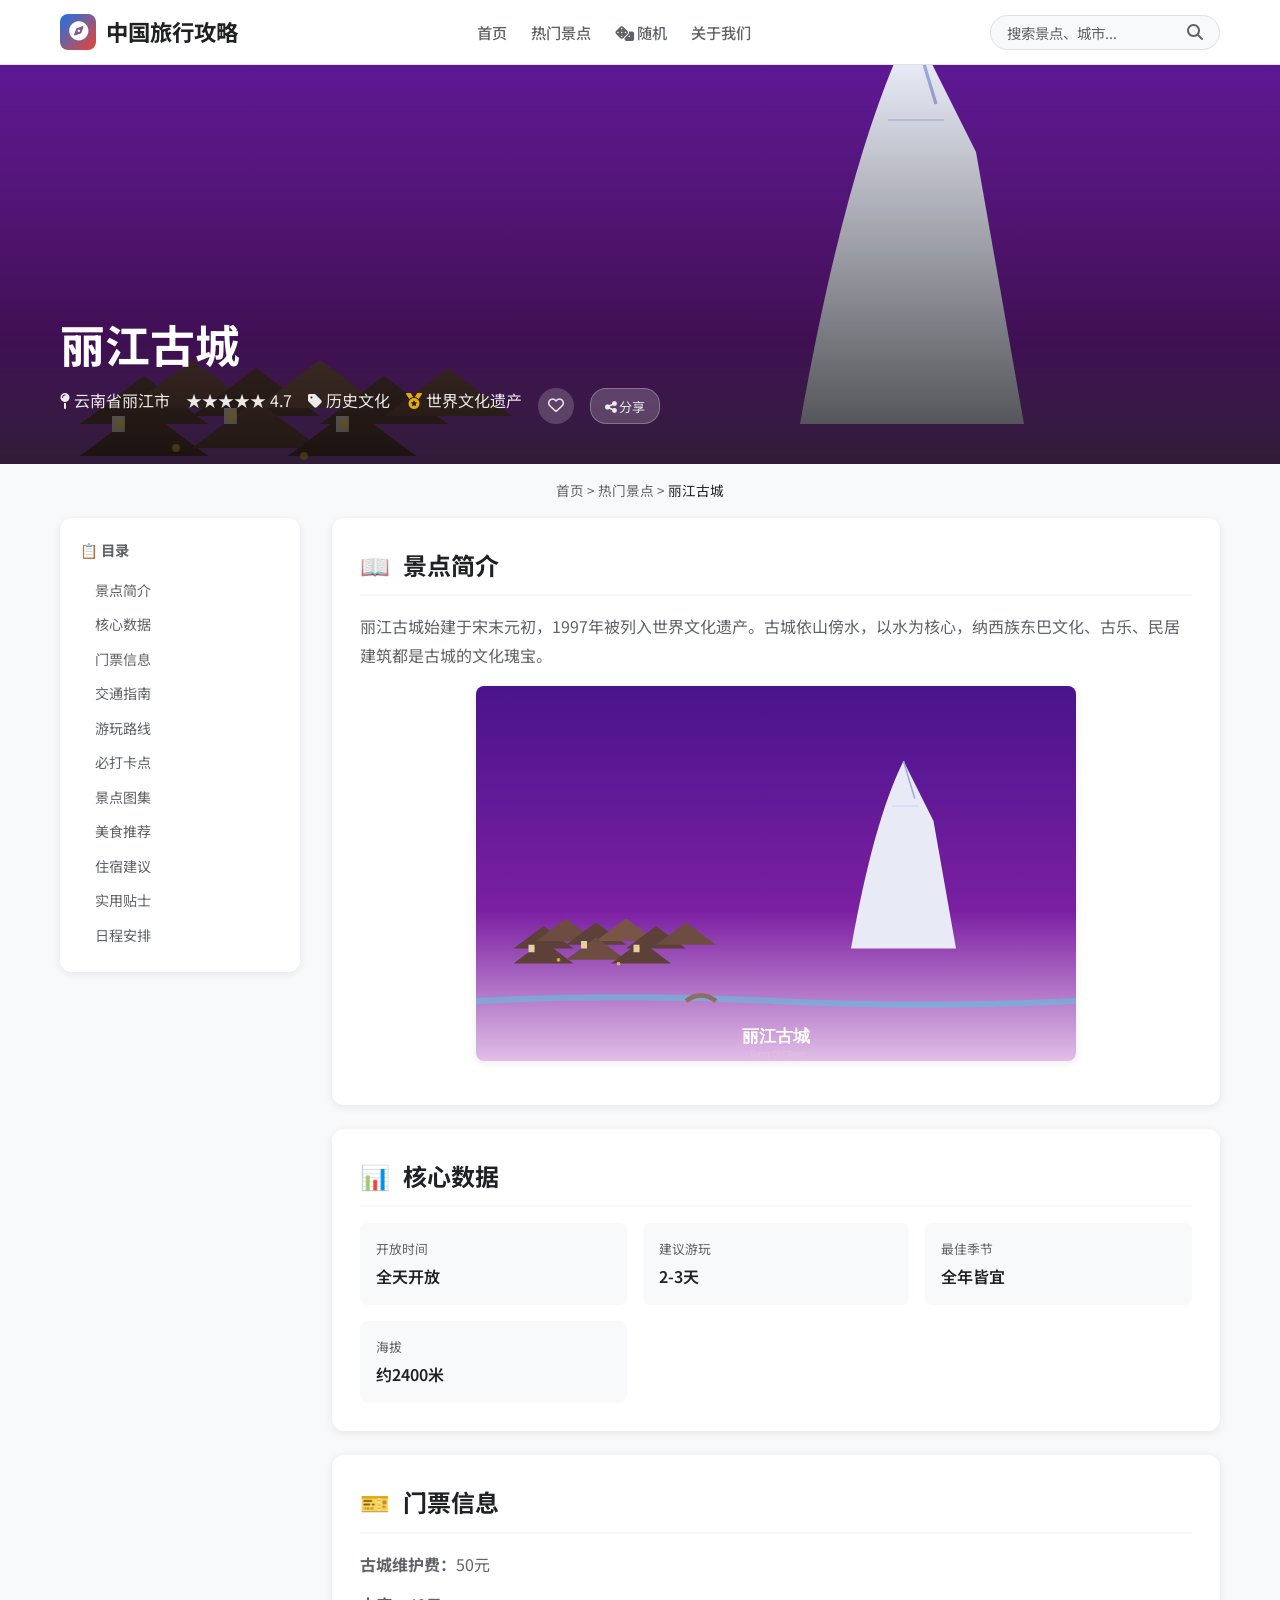
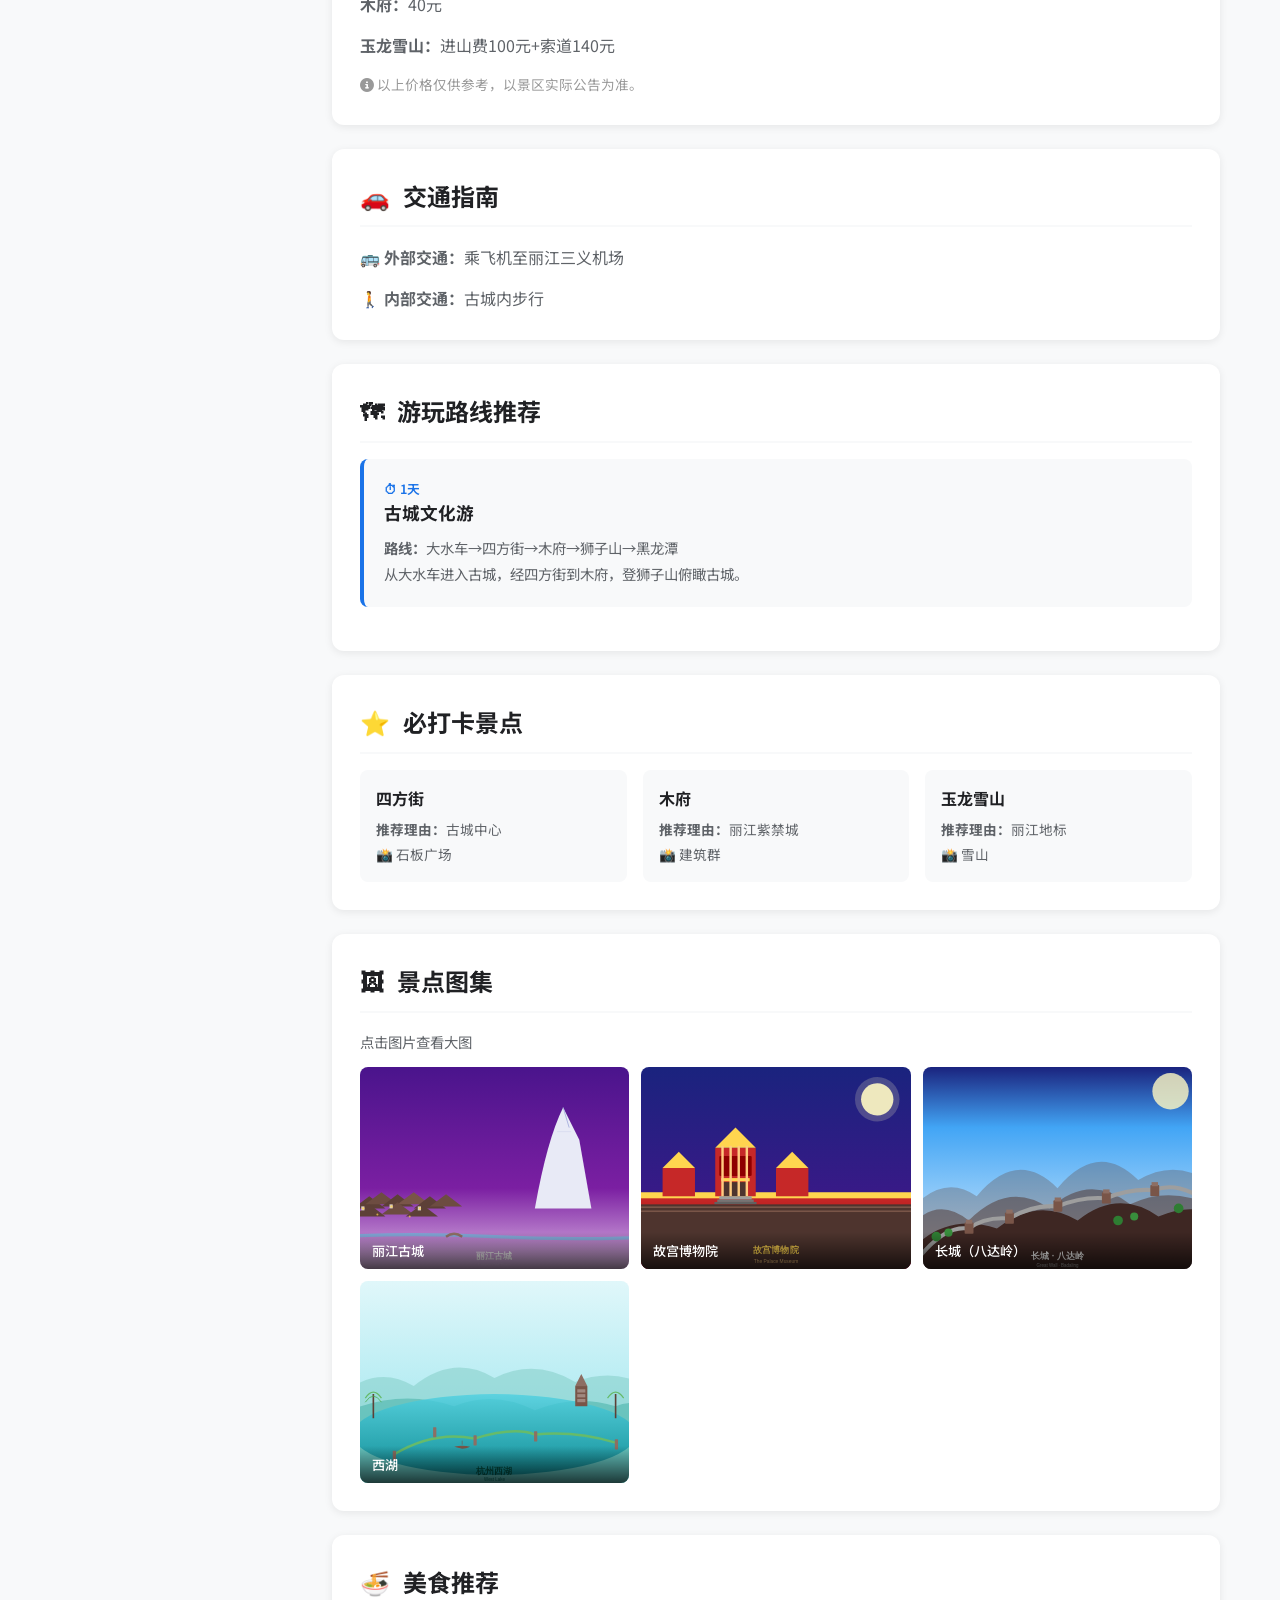
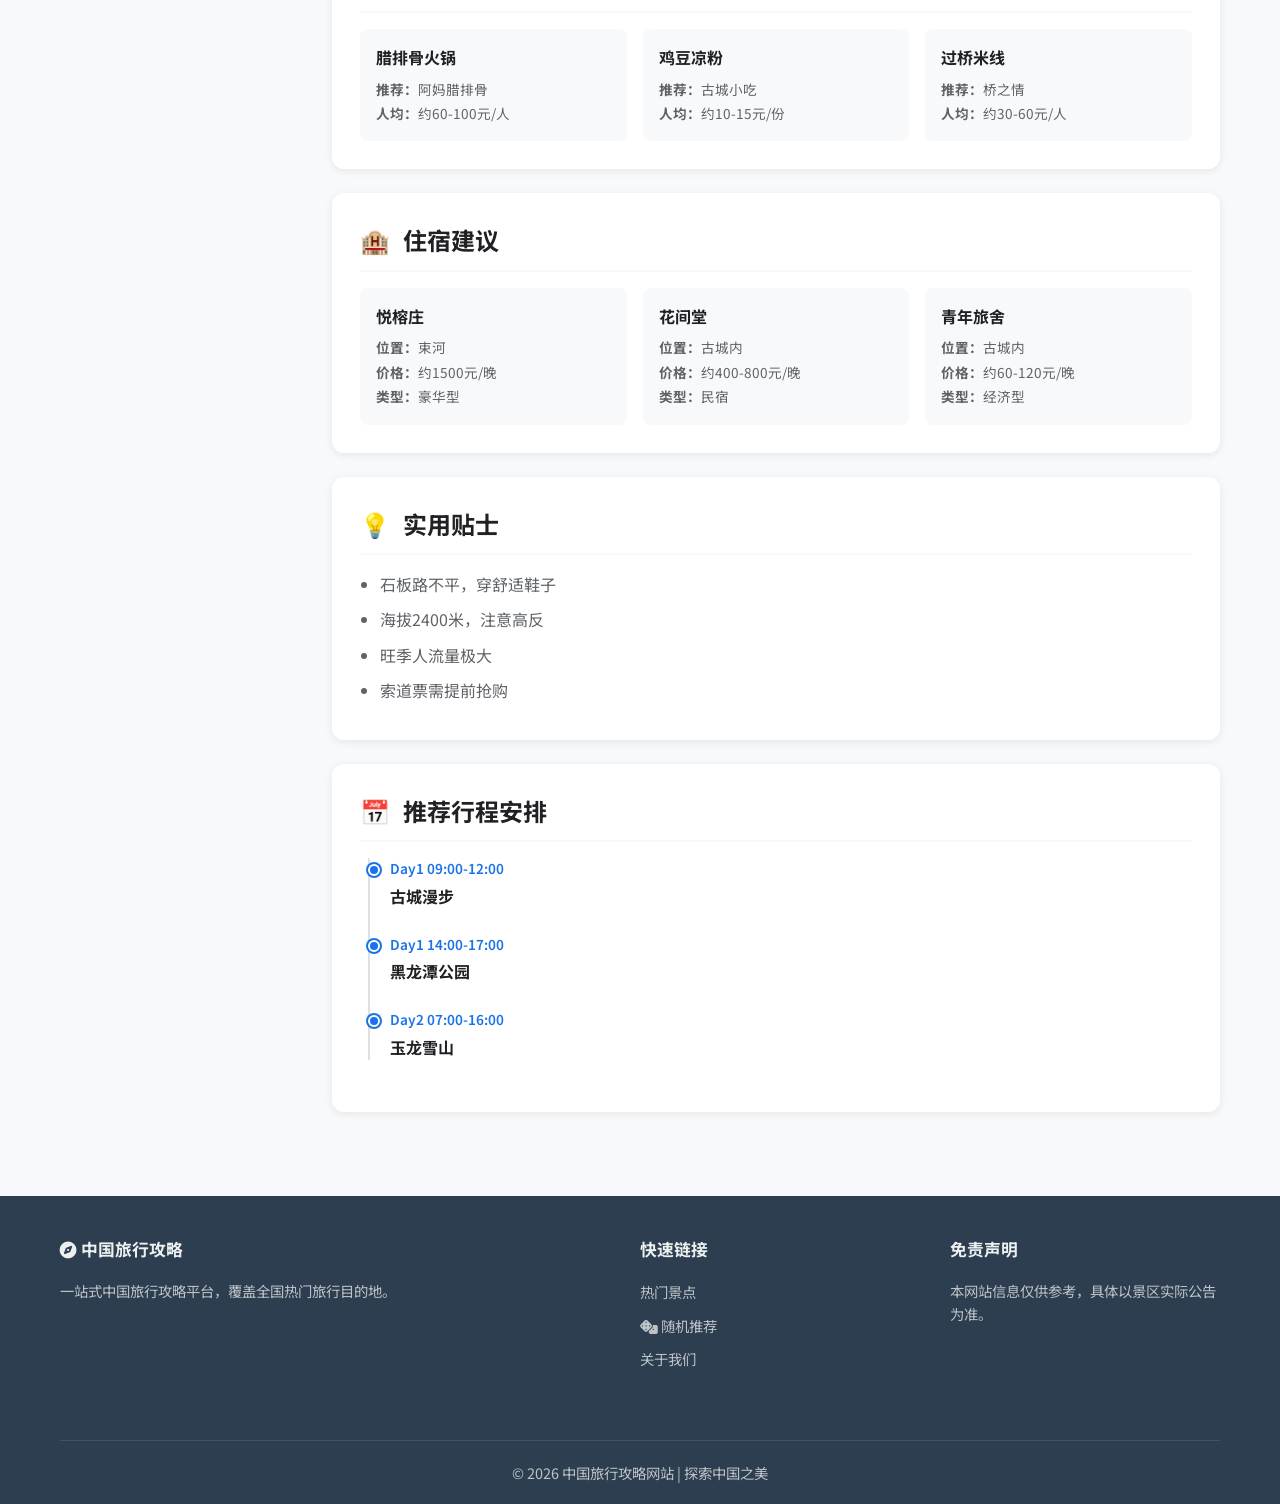
<file: spots/lijiang.html>
<!DOCTYPE html>
<html lang="zh-CN">
<head>
  <meta charset="UTF-8">
  <meta name="viewport" content="width=device-width, initial-scale=1.0">
  <meta name="description" content="丽江古城详细攻略：门票价格、开放时间、游览路线推荐、交通指南、美食住宿一站式攻略。">
  <meta name="keywords" content="纳西文化,玉龙雪山,云南">
  <title>丽江古城 — 中国旅行攻略</title>
  <link rel="preconnect" href="https://fonts.googleapis.com">
  <link href="https://fonts.googleapis.com/css2?family=Noto+Sans+SC:wght@400;500;600;700&display=swap" rel="stylesheet">
  <link rel="stylesheet" href="https://cdnjs.cloudflare.com/ajax/libs/font-awesome/6.5.1/css/all.min.css">
  <link rel="stylesheet" href="../css/style.css">
  <link rel="stylesheet" href="../css/enhanced.css">
  <link rel="stylesheet" href="../css/responsive.css">
</head>
<body>
  <!-- Lightbox -->
  <div class="lightbox" id="lightbox" onclick="closeLightbox()">
    <button class="lightbox-close" onclick="closeLightbox()">&times;</button>
    <div class="lightbox-content" id="lightboxContent"></div>
    <div class="lightbox-caption" id="lightboxCaption"></div>
  </div>

  <!-- Header -->
  <header class="header">
    <div class="container">
      <a href="../index.html" class="logo"><span class="logo-icon"><i class="fas fa-compass"></i></span>中国旅行攻略</a>
      <nav class="nav">
        <a href="../index.html">首页</a>
        <a href="../index.html#spots">热门景点</a>
        <a href="javascript:void(0)" onclick="goRandom()" title="随机推荐"><i class="fas fa-dice"></i> 随机</a>
        <a href="../index.html#footer">关于我们</a>
      </nav>
      <div class="search-box">
        <input type="text" placeholder="搜索景点、城市...">
        <i class="fas fa-search search-icon"></i>
      </div>
      <button class="mobile-menu-btn" aria-label="菜单"><i class="fas fa-bars"></i></button>
    </div>
  </header>

  <!-- Detail Hero -->
  <section class="detail-hero">
    <div class="hero-bg-fill">
      <img src="../images/lijiang.svg" alt="丽江古城" style="width:100%;height:100%;object-fit:cover;">
    </div>
    <div class="hero-overlay"></div>
    <div class="hero-text">
      <h1>丽江古城</h1>
      <div class="hero-meta">
        <span><i class="fas fa-map-pin"></i> 云南省丽江市</span>
        <span>★★★★★ 4.7</span>
        <span><i class="fas fa-tag"></i> 历史文化</span>
        <span><i class="fas fa-medal" style="color:var(--color-warm);"></i> 世界文化遗产</span>
        <button class="fav-btn" data-spot-id="lijiang" style="position:relative;top:0;left:0;background:rgba(255,255,255,0.2);border-radius:50%;width:36px;height:36px;font-size:1rem;color:#fff;"><i class="far fa-heart"></i></button>
        <button class="share-btn-sm" onclick="copyLink()" style="background:rgba(255,255,255,0.2);color:#fff;border-color:rgba(255,255,255,0.3);"><i class="fas fa-share-alt"></i> 分享</button>
      </div>
    </div>
  </section>

  <!-- Breadcrumb -->
  <div class="container"><div class="breadcrumb">
    <a href="../index.html">首页</a> &gt; <a href="../index.html#spots">热门景点</a> &gt; <span>丽江古城</span>
  </div></div>

  <!-- Detail Layout -->
  <div class="container detail-layout">
    <!-- Sidebar -->
    <nav class="sidebar-nav">
      <h4>📋 目录</h4>
      <a href="#intro" class="active">景点简介</a>
      <a href="#info">核心数据</a>
      <a href="#ticket">门票信息</a>
      <a href="#transport">交通指南</a>
      <a href="#routes">游玩路线</a>
      <a href="#highlights">必打卡点</a>
      <a href="#gallery">景点图集</a>
      <a href="#food">美食推荐</a>
      <a href="#hotels">住宿建议</a>
      <a href="#tips">实用贴士</a>
      <a href="#schedule">日程安排</a>
    </nav>

    <!-- Main Content -->
    <main class="detail-content">
      <!-- Intro -->
      <section class="detail-section" id="intro">
        <h2><span class="section-icon">📖</span> 景点简介</h2>
        <p>丽江古城始建于宋末元初，1997年被列入世界文化遗产。古城依山傍水，以水为核心，纳西族东巴文化、古乐、民居建筑都是古城的文化瑰宝。</p>
        <img src="../images/lijiang.svg" alt="丽江古城" style="width:100%;max-width:600px;border-radius:var(--radius-sm);margin:16px auto;display:block;box-shadow:var(--shadow-sm);">
      </section>

      <!-- Info -->
      <section class="detail-section" id="info">
        <h2><span class="section-icon">📊</span> 核心数据</h2>
        <div class="info-grid"><div class="info-item"><div class="label">开放时间</div><div class="value">全天开放</div></div>
          <div class="info-item"><div class="label">建议游玩</div><div class="value">2-3天</div></div>
          <div class="info-item"><div class="label">最佳季节</div><div class="value">全年皆宜</div></div>
          <div class="info-item"><div class="label">海拔</div><div class="value">约2400米</div></div></div>
      </section>

      <!-- Ticket -->
      <section class="detail-section" id="ticket">
        <h2><span class="section-icon">🎫</span> 门票信息</h2>
        <p><strong>古城维护费：</strong>50元</p>
        <p><strong>木府：</strong>40元</p>
        <p><strong>玉龙雪山：</strong>进山费100元+索道140元</p>
        <p style="margin-top:12px;font-size:0.85rem;color:#999;"><i class="fas fa-info-circle"></i> 以上价格仅供参考，以景区实际公告为准。</p>
      </section>

      <!-- Transport -->
      <section class="detail-section" id="transport">
        <h2><span class="section-icon">🚗</span> 交通指南</h2>
        <p><strong>🚌 外部交通：</strong>乘飞机至丽江三义机场</p>
        <p><strong>🚶 内部交通：</strong>古城内步行</p>
      </section>

      <!-- Routes -->
      <section class="detail-section" id="routes">
        <h2><span class="section-icon">🗺</span> 游玩路线推荐</h2>
        <div class="route-card">
      <div class="route-time">⏱ 1天</div>
      <h3>古城文化游</h3>
      <p><strong>路线：</strong>大水车→四方街→木府→狮子山→黑龙潭</p>
      <p>从大水车进入古城，经四方街到木府，登狮子山俯瞰古城。</p>
    </div>
      </section>

      <!-- Highlights -->
      <section class="detail-section" id="highlights">
        <h2><span class="section-icon">⭐</span> 必打卡景点</h2>
        <div class="item-list"><div class="item-card"><h3>四方街</h3><p><strong>推荐理由：</strong>古城中心</p><p>📸 石板广场</p></div>
        <div class="item-card"><h3>木府</h3><p><strong>推荐理由：</strong>丽江紫禁城</p><p>📸 建筑群</p></div>
        <div class="item-card"><h3>玉龙雪山</h3><p><strong>推荐理由：</strong>丽江地标</p><p>📸 雪山</p></div></div>
      </section>

      <!-- Gallery -->
      <section class="detail-section" id="gallery">
        <h2><span class="section-icon">🖼</span> 景点图集</h2>
        <p style="color:var(--color-text-secondary);font-size:0.9rem;margin-bottom:12px;">点击图片查看大图</p>
        <div class="gallery-grid">
          <div class="gallery-item" onclick="openLightbox('../images/lijiang.svg','丽江古城 - 全景')">
            <img src="../images/lijiang.svg" alt="丽江古城" style="width:100%;height:100%;object-fit:cover">
            <div class="gallery-label">丽江古城</div>
          </div>
          <div class="gallery-item" onclick="openLightbox('../images/gugong.svg','故宫博物院')">
      <img src="../images/gugong.svg" alt="故宫博物院" style="width:100%;height:100%;object-fit:cover">
      <div class="gallery-label">故宫博物院</div>
    </div>
        <div class="gallery-item" onclick="openLightbox('../images/changcheng.svg','长城（八达岭）')">
      <img src="../images/changcheng.svg" alt="长城（八达岭）" style="width:100%;height:100%;object-fit:cover">
      <div class="gallery-label">长城（八达岭）</div>
    </div>
        <div class="gallery-item" onclick="openLightbox('../images/xihu.svg','西湖')">
      <img src="../images/xihu.svg" alt="西湖" style="width:100%;height:100%;object-fit:cover">
      <div class="gallery-label">西湖</div>
    </div>
        </div>
      </section>

      <!-- Food -->
      <section class="detail-section" id="food">
        <h2><span class="section-icon">🍜</span> 美食推荐</h2>
        <div class="item-list"><div class="item-card"><h3>腊排骨火锅</h3><p><strong>推荐：</strong>阿妈腊排骨</p><p><strong>人均：</strong>约60-100元/人</p></div>
        <div class="item-card"><h3>鸡豆凉粉</h3><p><strong>推荐：</strong>古城小吃</p><p><strong>人均：</strong>约10-15元/份</p></div>
        <div class="item-card"><h3>过桥米线</h3><p><strong>推荐：</strong>桥之情</p><p><strong>人均：</strong>约30-60元/人</p></div></div>
      </section>

      <!-- Hotels -->
      <section class="detail-section" id="hotels">
        <h2><span class="section-icon">🏨</span> 住宿建议</h2>
        <div class="item-list"><div class="item-card"><h3>悦榕庄</h3><p><strong>位置：</strong>束河</p><p><strong>价格：</strong>约1500元/晚</p><p><strong>类型：</strong>豪华型</p></div>
        <div class="item-card"><h3>花间堂</h3><p><strong>位置：</strong>古城内</p><p><strong>价格：</strong>约400-800元/晚</p><p><strong>类型：</strong>民宿</p></div>
        <div class="item-card"><h3>青年旅舍</h3><p><strong>位置：</strong>古城内</p><p><strong>价格：</strong>约60-120元/晚</p><p><strong>类型：</strong>经济型</p></div></div>
      </section>

      <!-- Tips -->
      <section class="detail-section" id="tips">
        <h2><span class="section-icon">💡</span> 实用贴士</h2>
        <ul class="tips-list"><li>石板路不平，穿舒适鞋子</li>
        <li>海拔2400米，注意高反</li>
        <li>旺季人流量极大</li>
        <li>索道票需提前抢购</li></ul>
      </section>

      <!-- Schedule -->
      <section class="detail-section" id="schedule">
        <h2><span class="section-icon">📅</span> 推荐行程安排</h2>
        <div class="timeline"><div class="timeline-item"><div class="time">Day1 09:00-12:00</div><h4>古城漫步</h4></div>
        <div class="timeline-item"><div class="time">Day1 14:00-17:00</div><h4>黑龙潭公园</h4></div>
        <div class="timeline-item"><div class="time">Day2 07:00-16:00</div><h4>玉龙雪山</h4></div></div>
      </section>
    </main>
  </div>

  <!-- Footer -->
  <footer class="footer">
    <div class="container">
      <div><h4><i class="fas fa-compass"></i> 中国旅行攻略</h4><p>一站式中国旅行攻略平台，覆盖全国热门旅行目的地。</p></div>
      <div><h4>快速链接</h4><ul class="footer-links">
        <li><a href="../index.html#spots">热门景点</a></li>
        <li><a href="javascript:void(0)" onclick="goRandom()"><i class="fas fa-dice"></i> 随机推荐</a></li>
        <li><a href="../index.html#footer">关于我们</a></li>
      </ul></div>
      <div><h4>免责声明</h4><p>本网站信息仅供参考，具体以景区实际公告为准。</p></div>
      <div class="footer-bottom"><p>&copy; 2026 中国旅行攻略网站 | 探索中国之美</p></div>
    </div>
  </footer>

  <button class="back-to-top" aria-label="返回顶部"><i class="fas fa-arrow-up"></i></button>

  <script>
    // Lightbox
    function openLightbox(src, caption) {
      var lb = document.getElementById("lightbox");
      var content = document.getElementById("lightboxContent");
      var cap = document.getElementById("lightboxCaption");
      content.innerHTML = "<img src='" + src + "' alt='" + caption + "' style='width:100%;height:auto;'>";
      cap.textContent = caption || "";
      lb.classList.add("show");
      document.body.style.overflow = "hidden";
    }
    function closeLightbox() {
      document.getElementById("lightbox").classList.remove("show");
      document.body.style.overflow = "";
    }
    document.addEventListener("keydown", function(e) {
      if (e.key === "Escape") closeLightbox();
    });

    // Random spot
    function goRandom() {
      var ids = ["gugong","changcheng","xihu","zhangjiajie","jiuzhaigou","lijiang","guilin","bingmayong","huangshan","gulangyu"];
      var r = ids[Math.floor(Math.random() * ids.length)];
      window.location.href = "../spots/" + r + ".html";
    }

    // Copy link
    function copyLink() {
      navigator.clipboard.writeText(window.location.href).then(function() {
        if (window.showToast) window.showToast("链接已复制");
      });
    }

    // Share
    document.querySelectorAll(".share-btn-sm").forEach(function(b) {
      b.addEventListener("click", function() {
        if (navigator.share) {
          navigator.share({ title: document.title, url: window.location.href });
        } else {
          copyLink();
        }
      });
    });
  </script>
  <script src="../js/main.js"></script>
  <script src="../js/search.js"></script>
  <script src="../js/favorites.js"></script>
</body>
</html>
</file>
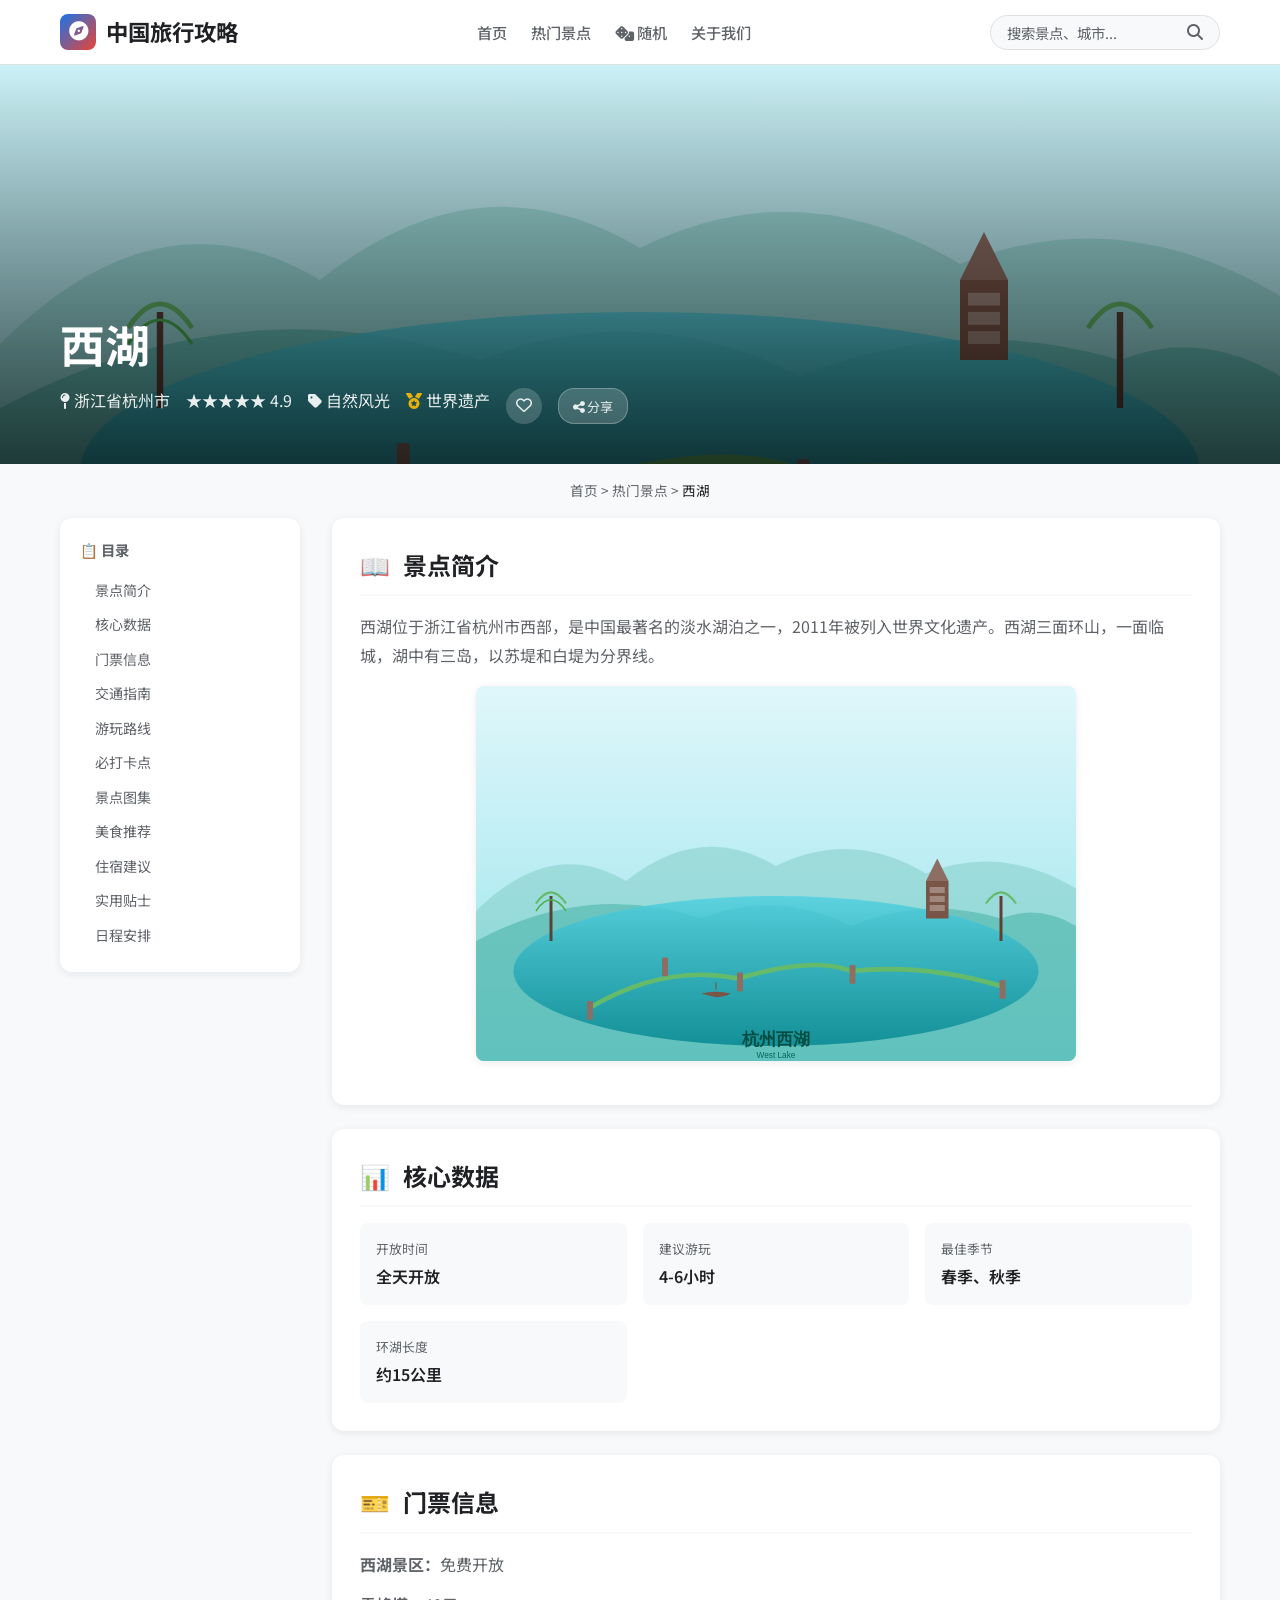
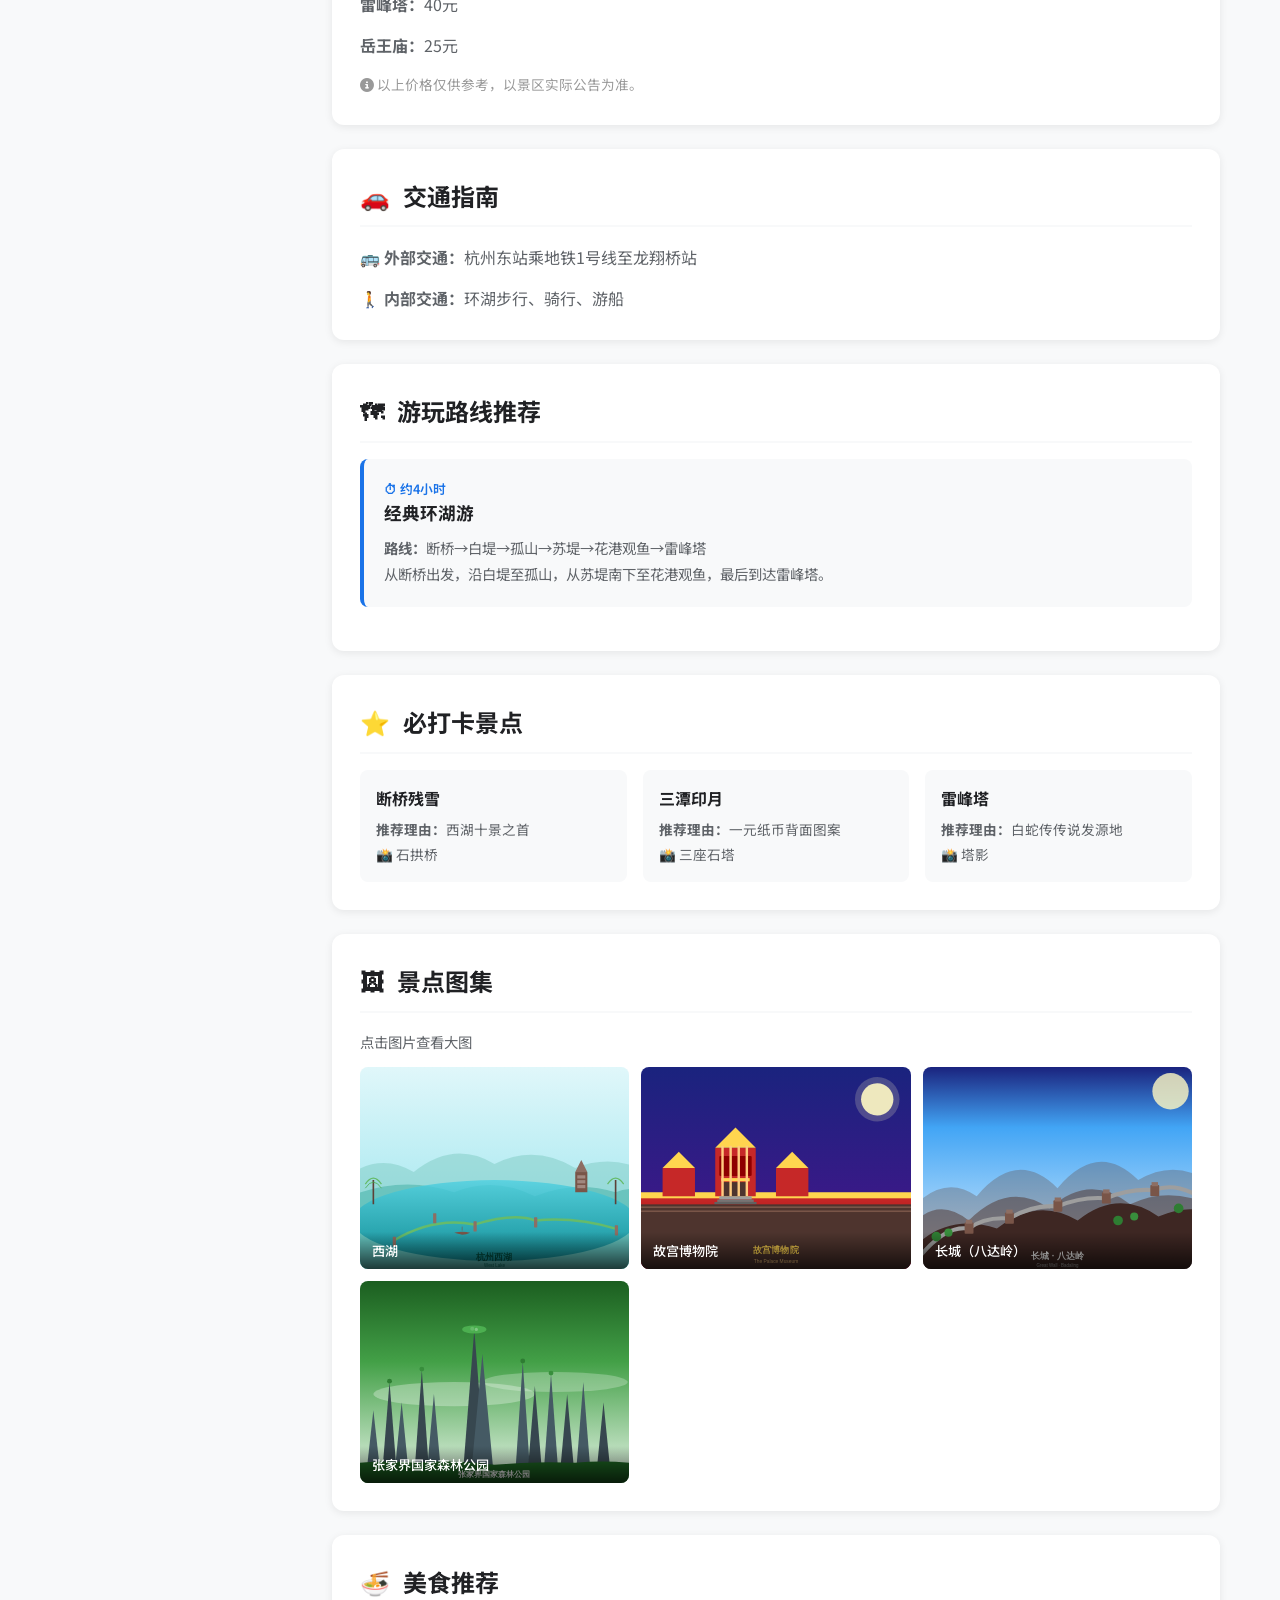
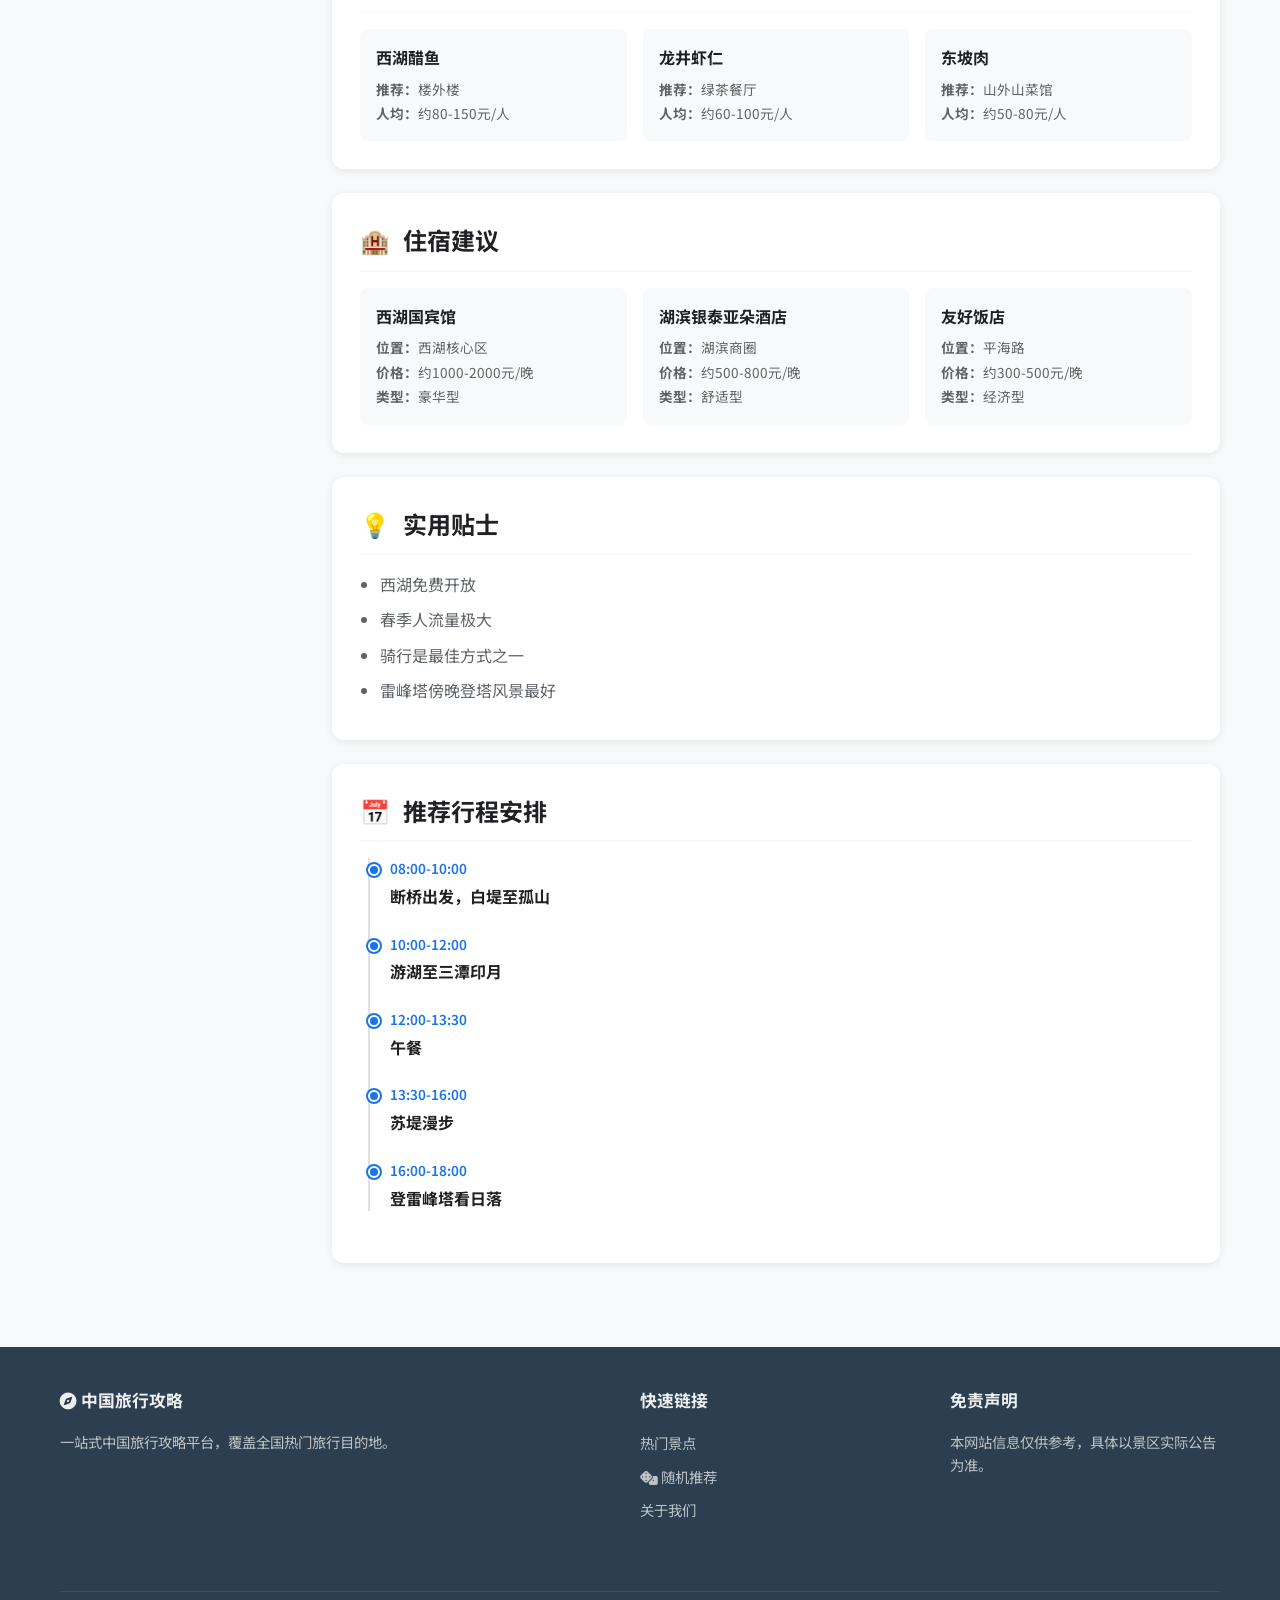
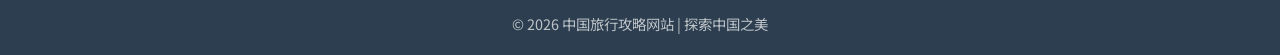
<file: spots/xihu.html>
<!DOCTYPE html>
<html lang="zh-CN">
<head>
  <meta charset="UTF-8">
  <meta name="viewport" content="width=device-width, initial-scale=1.0">
  <meta name="description" content="西湖详细攻略：门票价格、开放时间、游览路线推荐、交通指南、美食住宿一站式攻略。">
  <meta name="keywords" content="断桥残雪,雷峰塔,杭州">
  <title>西湖 — 中国旅行攻略</title>
  <link rel="preconnect" href="https://fonts.googleapis.com">
  <link href="https://fonts.googleapis.com/css2?family=Noto+Sans+SC:wght@400;500;600;700&display=swap" rel="stylesheet">
  <link rel="stylesheet" href="https://cdnjs.cloudflare.com/ajax/libs/font-awesome/6.5.1/css/all.min.css">
  <link rel="stylesheet" href="../css/style.css">
  <link rel="stylesheet" href="../css/enhanced.css">
  <link rel="stylesheet" href="../css/responsive.css">
</head>
<body>
  <!-- Lightbox -->
  <div class="lightbox" id="lightbox" onclick="closeLightbox()">
    <button class="lightbox-close" onclick="closeLightbox()">&times;</button>
    <div class="lightbox-content" id="lightboxContent"></div>
    <div class="lightbox-caption" id="lightboxCaption"></div>
  </div>

  <!-- Header -->
  <header class="header">
    <div class="container">
      <a href="../index.html" class="logo"><span class="logo-icon"><i class="fas fa-compass"></i></span>中国旅行攻略</a>
      <nav class="nav">
        <a href="../index.html">首页</a>
        <a href="../index.html#spots">热门景点</a>
        <a href="javascript:void(0)" onclick="goRandom()" title="随机推荐"><i class="fas fa-dice"></i> 随机</a>
        <a href="../index.html#footer">关于我们</a>
      </nav>
      <div class="search-box">
        <input type="text" placeholder="搜索景点、城市...">
        <i class="fas fa-search search-icon"></i>
      </div>
      <button class="mobile-menu-btn" aria-label="菜单"><i class="fas fa-bars"></i></button>
    </div>
  </header>

  <!-- Detail Hero -->
  <section class="detail-hero">
    <div class="hero-bg-fill">
      <img src="../images/xihu.svg" alt="西湖" style="width:100%;height:100%;object-fit:cover;">
    </div>
    <div class="hero-overlay"></div>
    <div class="hero-text">
      <h1>西湖</h1>
      <div class="hero-meta">
        <span><i class="fas fa-map-pin"></i> 浙江省杭州市</span>
        <span>★★★★★ 4.9</span>
        <span><i class="fas fa-tag"></i> 自然风光</span>
        <span><i class="fas fa-medal" style="color:var(--color-warm);"></i> 世界遗产</span>
        <button class="fav-btn" data-spot-id="xihu" style="position:relative;top:0;left:0;background:rgba(255,255,255,0.2);border-radius:50%;width:36px;height:36px;font-size:1rem;color:#fff;"><i class="far fa-heart"></i></button>
        <button class="share-btn-sm" onclick="copyLink()" style="background:rgba(255,255,255,0.2);color:#fff;border-color:rgba(255,255,255,0.3);"><i class="fas fa-share-alt"></i> 分享</button>
      </div>
    </div>
  </section>

  <!-- Breadcrumb -->
  <div class="container"><div class="breadcrumb">
    <a href="../index.html">首页</a> &gt; <a href="../index.html#spots">热门景点</a> &gt; <span>西湖</span>
  </div></div>

  <!-- Detail Layout -->
  <div class="container detail-layout">
    <!-- Sidebar -->
    <nav class="sidebar-nav">
      <h4>📋 目录</h4>
      <a href="#intro" class="active">景点简介</a>
      <a href="#info">核心数据</a>
      <a href="#ticket">门票信息</a>
      <a href="#transport">交通指南</a>
      <a href="#routes">游玩路线</a>
      <a href="#highlights">必打卡点</a>
      <a href="#gallery">景点图集</a>
      <a href="#food">美食推荐</a>
      <a href="#hotels">住宿建议</a>
      <a href="#tips">实用贴士</a>
      <a href="#schedule">日程安排</a>
    </nav>

    <!-- Main Content -->
    <main class="detail-content">
      <!-- Intro -->
      <section class="detail-section" id="intro">
        <h2><span class="section-icon">📖</span> 景点简介</h2>
        <p>西湖位于浙江省杭州市西部，是中国最著名的淡水湖泊之一，2011年被列入世界文化遗产。西湖三面环山，一面临城，湖中有三岛，以苏堤和白堤为分界线。</p>
        <img src="../images/xihu.svg" alt="西湖" style="width:100%;max-width:600px;border-radius:var(--radius-sm);margin:16px auto;display:block;box-shadow:var(--shadow-sm);">
      </section>

      <!-- Info -->
      <section class="detail-section" id="info">
        <h2><span class="section-icon">📊</span> 核心数据</h2>
        <div class="info-grid"><div class="info-item"><div class="label">开放时间</div><div class="value">全天开放</div></div>
          <div class="info-item"><div class="label">建议游玩</div><div class="value">4-6小时</div></div>
          <div class="info-item"><div class="label">最佳季节</div><div class="value">春季、秋季</div></div>
          <div class="info-item"><div class="label">环湖长度</div><div class="value">约15公里</div></div></div>
      </section>

      <!-- Ticket -->
      <section class="detail-section" id="ticket">
        <h2><span class="section-icon">🎫</span> 门票信息</h2>
        <p><strong>西湖景区：</strong>免费开放</p>
        <p><strong>雷峰塔：</strong>40元</p>
        <p><strong>岳王庙：</strong>25元</p>
        <p style="margin-top:12px;font-size:0.85rem;color:#999;"><i class="fas fa-info-circle"></i> 以上价格仅供参考，以景区实际公告为准。</p>
      </section>

      <!-- Transport -->
      <section class="detail-section" id="transport">
        <h2><span class="section-icon">🚗</span> 交通指南</h2>
        <p><strong>🚌 外部交通：</strong>杭州东站乘地铁1号线至龙翔桥站</p>
        <p><strong>🚶 内部交通：</strong>环湖步行、骑行、游船</p>
      </section>

      <!-- Routes -->
      <section class="detail-section" id="routes">
        <h2><span class="section-icon">🗺</span> 游玩路线推荐</h2>
        <div class="route-card">
      <div class="route-time">⏱ 约4小时</div>
      <h3>经典环湖游</h3>
      <p><strong>路线：</strong>断桥→白堤→孤山→苏堤→花港观鱼→雷峰塔</p>
      <p>从断桥出发，沿白堤至孤山，从苏堤南下至花港观鱼，最后到达雷峰塔。</p>
    </div>
      </section>

      <!-- Highlights -->
      <section class="detail-section" id="highlights">
        <h2><span class="section-icon">⭐</span> 必打卡景点</h2>
        <div class="item-list"><div class="item-card"><h3>断桥残雪</h3><p><strong>推荐理由：</strong>西湖十景之首</p><p>📸 石拱桥</p></div>
        <div class="item-card"><h3>三潭印月</h3><p><strong>推荐理由：</strong>一元纸币背面图案</p><p>📸 三座石塔</p></div>
        <div class="item-card"><h3>雷峰塔</h3><p><strong>推荐理由：</strong>白蛇传传说发源地</p><p>📸 塔影</p></div></div>
      </section>

      <!-- Gallery -->
      <section class="detail-section" id="gallery">
        <h2><span class="section-icon">🖼</span> 景点图集</h2>
        <p style="color:var(--color-text-secondary);font-size:0.9rem;margin-bottom:12px;">点击图片查看大图</p>
        <div class="gallery-grid">
          <div class="gallery-item" onclick="openLightbox('../images/xihu.svg','西湖 - 全景')">
            <img src="../images/xihu.svg" alt="西湖" style="width:100%;height:100%;object-fit:cover">
            <div class="gallery-label">西湖</div>
          </div>
          <div class="gallery-item" onclick="openLightbox('../images/gugong.svg','故宫博物院')">
      <img src="../images/gugong.svg" alt="故宫博物院" style="width:100%;height:100%;object-fit:cover">
      <div class="gallery-label">故宫博物院</div>
    </div>
        <div class="gallery-item" onclick="openLightbox('../images/changcheng.svg','长城（八达岭）')">
      <img src="../images/changcheng.svg" alt="长城（八达岭）" style="width:100%;height:100%;object-fit:cover">
      <div class="gallery-label">长城（八达岭）</div>
    </div>
        <div class="gallery-item" onclick="openLightbox('../images/zhangjiajie.svg','张家界国家森林公园')">
      <img src="../images/zhangjiajie.svg" alt="张家界国家森林公园" style="width:100%;height:100%;object-fit:cover">
      <div class="gallery-label">张家界国家森林公园</div>
    </div>
        </div>
      </section>

      <!-- Food -->
      <section class="detail-section" id="food">
        <h2><span class="section-icon">🍜</span> 美食推荐</h2>
        <div class="item-list"><div class="item-card"><h3>西湖醋鱼</h3><p><strong>推荐：</strong>楼外楼</p><p><strong>人均：</strong>约80-150元/人</p></div>
        <div class="item-card"><h3>龙井虾仁</h3><p><strong>推荐：</strong>绿茶餐厅</p><p><strong>人均：</strong>约60-100元/人</p></div>
        <div class="item-card"><h3>东坡肉</h3><p><strong>推荐：</strong>山外山菜馆</p><p><strong>人均：</strong>约50-80元/人</p></div></div>
      </section>

      <!-- Hotels -->
      <section class="detail-section" id="hotels">
        <h2><span class="section-icon">🏨</span> 住宿建议</h2>
        <div class="item-list"><div class="item-card"><h3>西湖国宾馆</h3><p><strong>位置：</strong>西湖核心区</p><p><strong>价格：</strong>约1000-2000元/晚</p><p><strong>类型：</strong>豪华型</p></div>
        <div class="item-card"><h3>湖滨银泰亚朵酒店</h3><p><strong>位置：</strong>湖滨商圈</p><p><strong>价格：</strong>约500-800元/晚</p><p><strong>类型：</strong>舒适型</p></div>
        <div class="item-card"><h3>友好饭店</h3><p><strong>位置：</strong>平海路</p><p><strong>价格：</strong>约300-500元/晚</p><p><strong>类型：</strong>经济型</p></div></div>
      </section>

      <!-- Tips -->
      <section class="detail-section" id="tips">
        <h2><span class="section-icon">💡</span> 实用贴士</h2>
        <ul class="tips-list"><li>西湖免费开放</li>
        <li>春季人流量极大</li>
        <li>骑行是最佳方式之一</li>
        <li>雷峰塔傍晚登塔风景最好</li></ul>
      </section>

      <!-- Schedule -->
      <section class="detail-section" id="schedule">
        <h2><span class="section-icon">📅</span> 推荐行程安排</h2>
        <div class="timeline"><div class="timeline-item"><div class="time">08:00-10:00</div><h4>断桥出发，白堤至孤山</h4></div>
        <div class="timeline-item"><div class="time">10:00-12:00</div><h4>游湖至三潭印月</h4></div>
        <div class="timeline-item"><div class="time">12:00-13:30</div><h4>午餐</h4></div>
        <div class="timeline-item"><div class="time">13:30-16:00</div><h4>苏堤漫步</h4></div>
        <div class="timeline-item"><div class="time">16:00-18:00</div><h4>登雷峰塔看日落</h4></div></div>
      </section>
    </main>
  </div>

  <!-- Footer -->
  <footer class="footer">
    <div class="container">
      <div><h4><i class="fas fa-compass"></i> 中国旅行攻略</h4><p>一站式中国旅行攻略平台，覆盖全国热门旅行目的地。</p></div>
      <div><h4>快速链接</h4><ul class="footer-links">
        <li><a href="../index.html#spots">热门景点</a></li>
        <li><a href="javascript:void(0)" onclick="goRandom()"><i class="fas fa-dice"></i> 随机推荐</a></li>
        <li><a href="../index.html#footer">关于我们</a></li>
      </ul></div>
      <div><h4>免责声明</h4><p>本网站信息仅供参考，具体以景区实际公告为准。</p></div>
      <div class="footer-bottom"><p>&copy; 2026 中国旅行攻略网站 | 探索中国之美</p></div>
    </div>
  </footer>

  <button class="back-to-top" aria-label="返回顶部"><i class="fas fa-arrow-up"></i></button>

  <script>
    // Lightbox
    function openLightbox(src, caption) {
      var lb = document.getElementById("lightbox");
      var content = document.getElementById("lightboxContent");
      var cap = document.getElementById("lightboxCaption");
      content.innerHTML = "<img src='" + src + "' alt='" + caption + "' style='width:100%;height:auto;'>";
      cap.textContent = caption || "";
      lb.classList.add("show");
      document.body.style.overflow = "hidden";
    }
    function closeLightbox() {
      document.getElementById("lightbox").classList.remove("show");
      document.body.style.overflow = "";
    }
    document.addEventListener("keydown", function(e) {
      if (e.key === "Escape") closeLightbox();
    });

    // Random spot
    function goRandom() {
      var ids = ["gugong","changcheng","xihu","zhangjiajie","jiuzhaigou","lijiang","guilin","bingmayong","huangshan","gulangyu"];
      var r = ids[Math.floor(Math.random() * ids.length)];
      window.location.href = "../spots/" + r + ".html";
    }

    // Copy link
    function copyLink() {
      navigator.clipboard.writeText(window.location.href).then(function() {
        if (window.showToast) window.showToast("链接已复制");
      });
    }

    // Share
    document.querySelectorAll(".share-btn-sm").forEach(function(b) {
      b.addEventListener("click", function() {
        if (navigator.share) {
          navigator.share({ title: document.title, url: window.location.href });
        } else {
          copyLink();
        }
      });
    });
  </script>
  <script src="../js/main.js"></script>
  <script src="../js/search.js"></script>
  <script src="../js/favorites.js"></script>
</body>
</html>
</file>
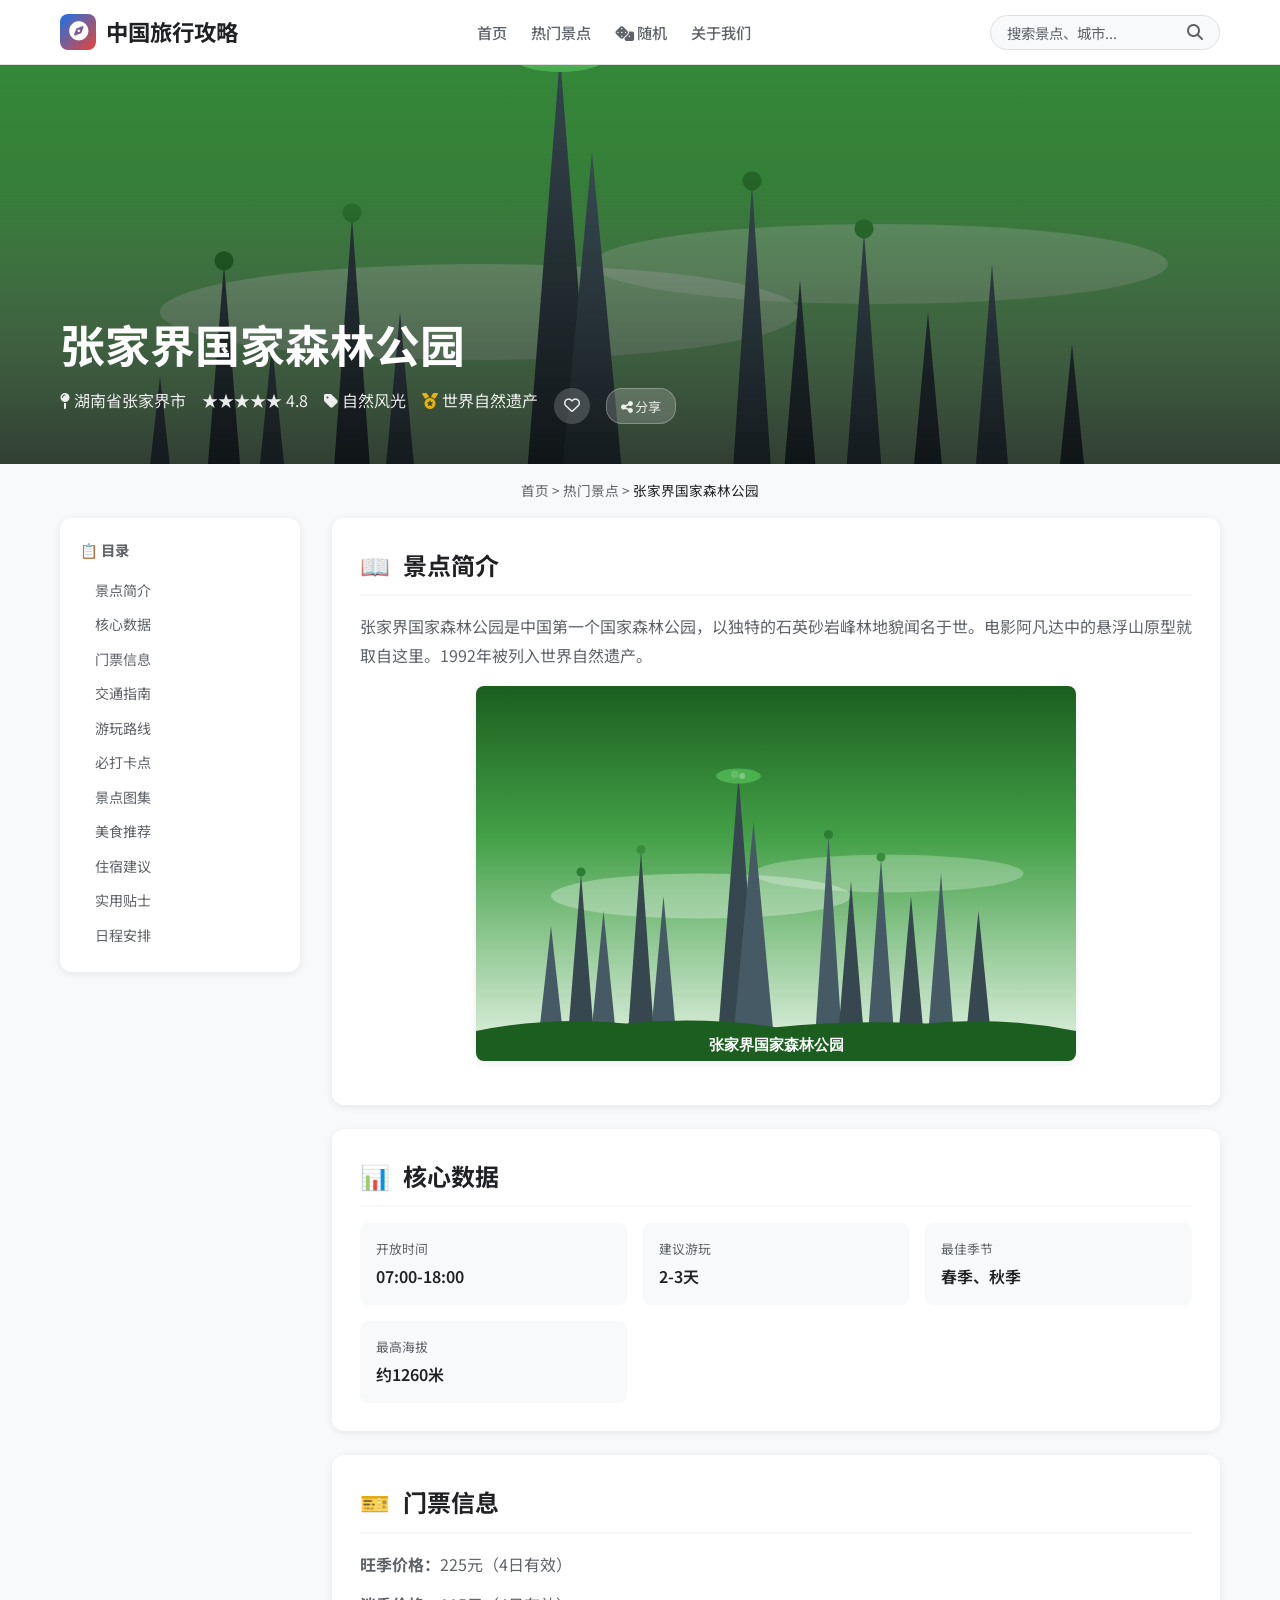
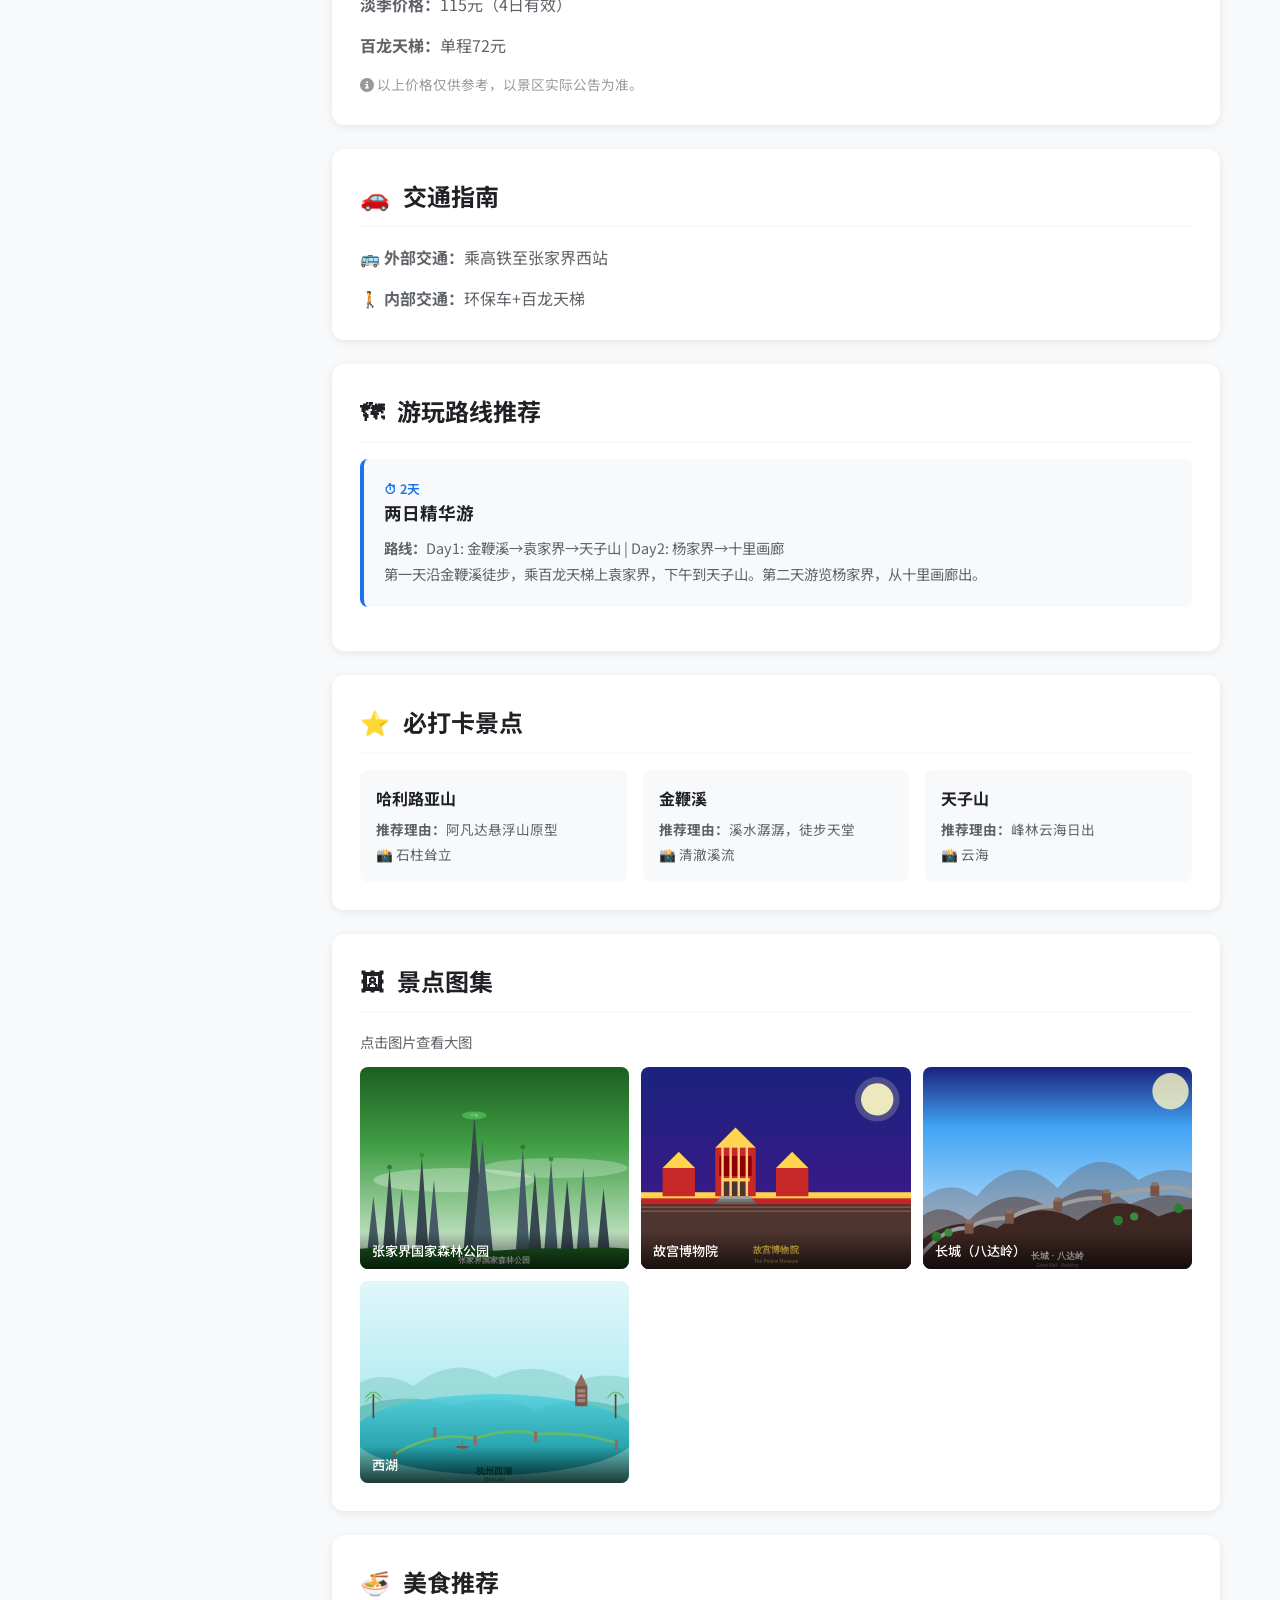
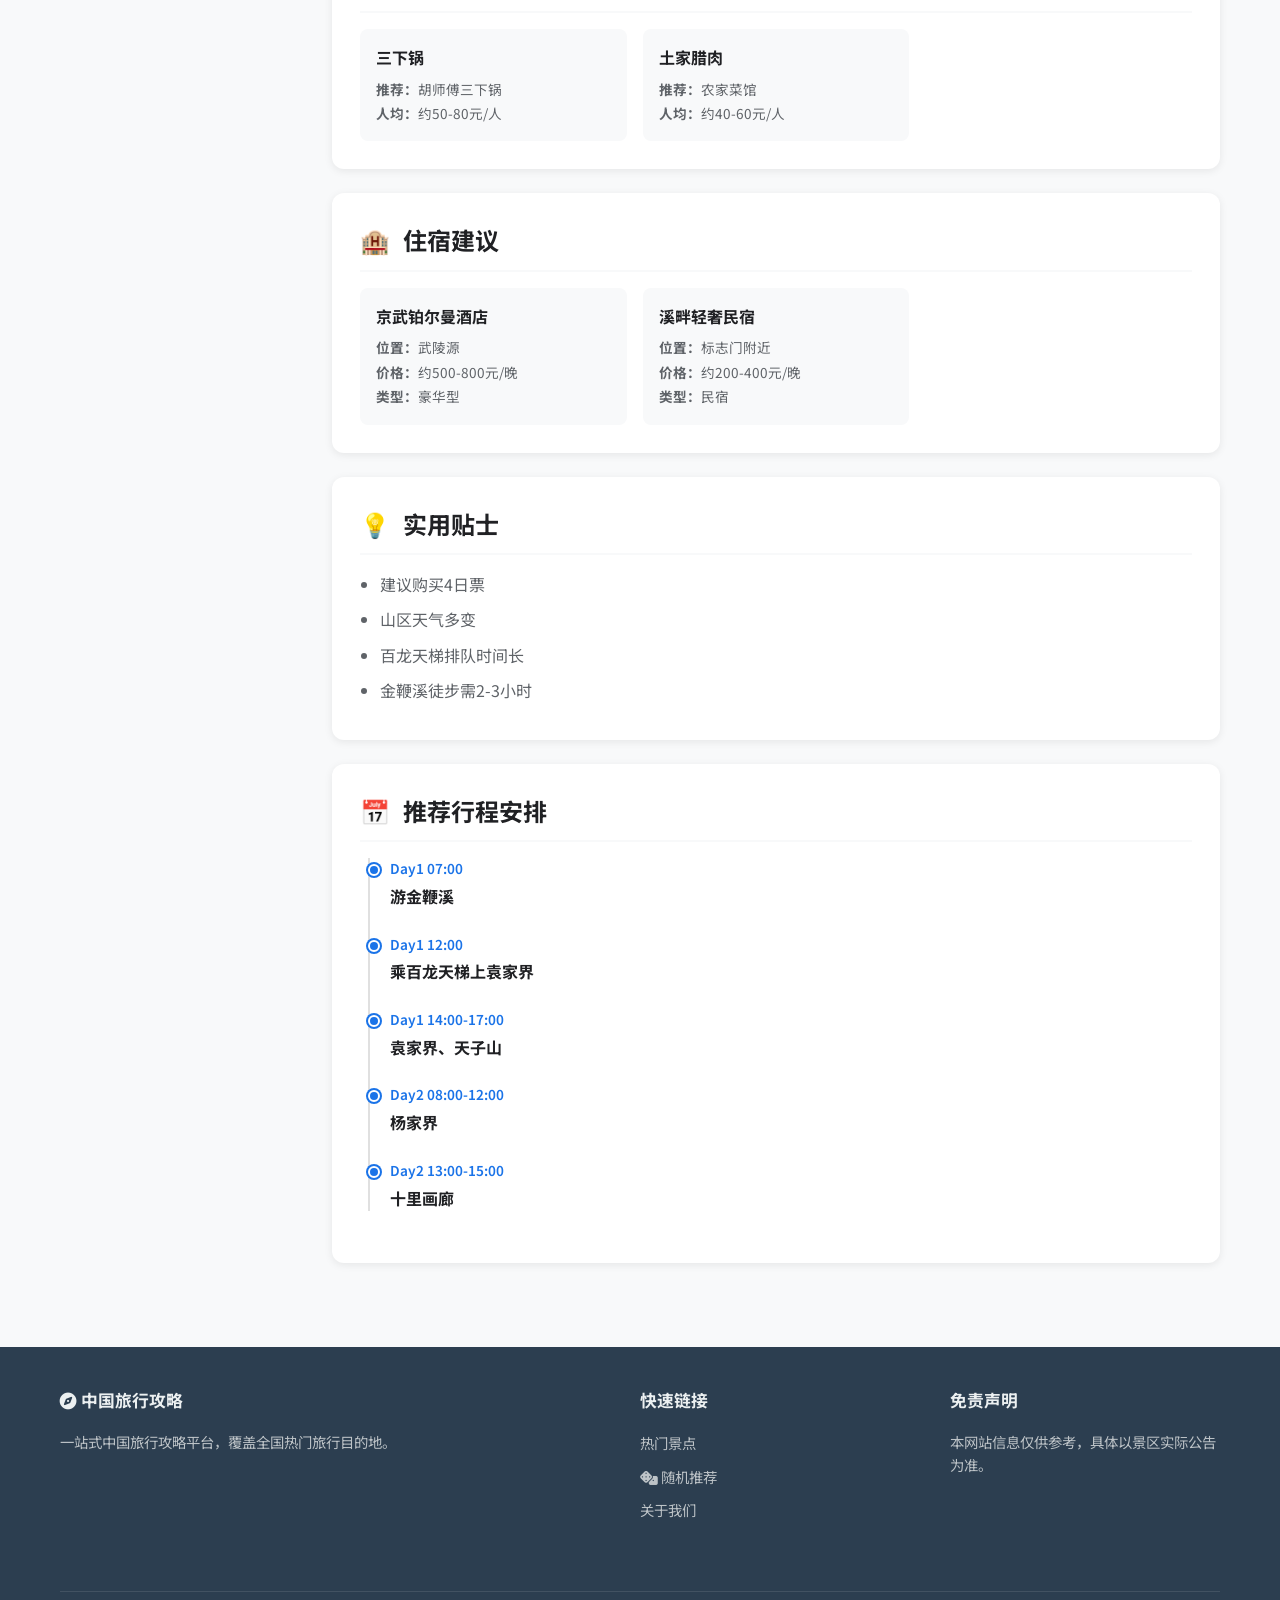
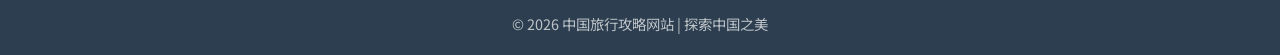
<file: spots/zhangjiajie.html>
<!DOCTYPE html>
<html lang="zh-CN">
<head>
  <meta charset="UTF-8">
  <meta name="viewport" content="width=device-width, initial-scale=1.0">
  <meta name="description" content="张家界国家森林公园详细攻略：门票价格、开放时间、游览路线推荐、交通指南、美食住宿一站式攻略。">
  <meta name="keywords" content="阿凡达,石英砂岩峰林,湖南">
  <title>张家界国家森林公园 — 中国旅行攻略</title>
  <link rel="preconnect" href="https://fonts.googleapis.com">
  <link href="https://fonts.googleapis.com/css2?family=Noto+Sans+SC:wght@400;500;600;700&display=swap" rel="stylesheet">
  <link rel="stylesheet" href="https://cdnjs.cloudflare.com/ajax/libs/font-awesome/6.5.1/css/all.min.css">
  <link rel="stylesheet" href="../css/style.css">
  <link rel="stylesheet" href="../css/enhanced.css">
  <link rel="stylesheet" href="../css/responsive.css">
</head>
<body>
  <!-- Lightbox -->
  <div class="lightbox" id="lightbox" onclick="closeLightbox()">
    <button class="lightbox-close" onclick="closeLightbox()">&times;</button>
    <div class="lightbox-content" id="lightboxContent"></div>
    <div class="lightbox-caption" id="lightboxCaption"></div>
  </div>

  <!-- Header -->
  <header class="header">
    <div class="container">
      <a href="../index.html" class="logo"><span class="logo-icon"><i class="fas fa-compass"></i></span>中国旅行攻略</a>
      <nav class="nav">
        <a href="../index.html">首页</a>
        <a href="../index.html#spots">热门景点</a>
        <a href="javascript:void(0)" onclick="goRandom()" title="随机推荐"><i class="fas fa-dice"></i> 随机</a>
        <a href="../index.html#footer">关于我们</a>
      </nav>
      <div class="search-box">
        <input type="text" placeholder="搜索景点、城市...">
        <i class="fas fa-search search-icon"></i>
      </div>
      <button class="mobile-menu-btn" aria-label="菜单"><i class="fas fa-bars"></i></button>
    </div>
  </header>

  <!-- Detail Hero -->
  <section class="detail-hero">
    <div class="hero-bg-fill">
      <img src="../images/zhangjiajie.svg" alt="张家界国家森林公园" style="width:100%;height:100%;object-fit:cover;">
    </div>
    <div class="hero-overlay"></div>
    <div class="hero-text">
      <h1>张家界国家森林公园</h1>
      <div class="hero-meta">
        <span><i class="fas fa-map-pin"></i> 湖南省张家界市</span>
        <span>★★★★★ 4.8</span>
        <span><i class="fas fa-tag"></i> 自然风光</span>
        <span><i class="fas fa-medal" style="color:var(--color-warm);"></i> 世界自然遗产</span>
        <button class="fav-btn" data-spot-id="zhangjiajie" style="position:relative;top:0;left:0;background:rgba(255,255,255,0.2);border-radius:50%;width:36px;height:36px;font-size:1rem;color:#fff;"><i class="far fa-heart"></i></button>
        <button class="share-btn-sm" onclick="copyLink()" style="background:rgba(255,255,255,0.2);color:#fff;border-color:rgba(255,255,255,0.3);"><i class="fas fa-share-alt"></i> 分享</button>
      </div>
    </div>
  </section>

  <!-- Breadcrumb -->
  <div class="container"><div class="breadcrumb">
    <a href="../index.html">首页</a> &gt; <a href="../index.html#spots">热门景点</a> &gt; <span>张家界国家森林公园</span>
  </div></div>

  <!-- Detail Layout -->
  <div class="container detail-layout">
    <!-- Sidebar -->
    <nav class="sidebar-nav">
      <h4>📋 目录</h4>
      <a href="#intro" class="active">景点简介</a>
      <a href="#info">核心数据</a>
      <a href="#ticket">门票信息</a>
      <a href="#transport">交通指南</a>
      <a href="#routes">游玩路线</a>
      <a href="#highlights">必打卡点</a>
      <a href="#gallery">景点图集</a>
      <a href="#food">美食推荐</a>
      <a href="#hotels">住宿建议</a>
      <a href="#tips">实用贴士</a>
      <a href="#schedule">日程安排</a>
    </nav>

    <!-- Main Content -->
    <main class="detail-content">
      <!-- Intro -->
      <section class="detail-section" id="intro">
        <h2><span class="section-icon">📖</span> 景点简介</h2>
        <p>张家界国家森林公园是中国第一个国家森林公园，以独特的石英砂岩峰林地貌闻名于世。电影阿凡达中的悬浮山原型就取自这里。1992年被列入世界自然遗产。</p>
        <img src="../images/zhangjiajie.svg" alt="张家界国家森林公园" style="width:100%;max-width:600px;border-radius:var(--radius-sm);margin:16px auto;display:block;box-shadow:var(--shadow-sm);">
      </section>

      <!-- Info -->
      <section class="detail-section" id="info">
        <h2><span class="section-icon">📊</span> 核心数据</h2>
        <div class="info-grid"><div class="info-item"><div class="label">开放时间</div><div class="value">07:00-18:00</div></div>
          <div class="info-item"><div class="label">建议游玩</div><div class="value">2-3天</div></div>
          <div class="info-item"><div class="label">最佳季节</div><div class="value">春季、秋季</div></div>
          <div class="info-item"><div class="label">最高海拔</div><div class="value">约1260米</div></div></div>
      </section>

      <!-- Ticket -->
      <section class="detail-section" id="ticket">
        <h2><span class="section-icon">🎫</span> 门票信息</h2>
        <p><strong>旺季价格：</strong>225元（4日有效）</p>
        <p><strong>淡季价格：</strong>115元（4日有效）</p>
        <p><strong>百龙天梯：</strong>单程72元</p>
        <p style="margin-top:12px;font-size:0.85rem;color:#999;"><i class="fas fa-info-circle"></i> 以上价格仅供参考，以景区实际公告为准。</p>
      </section>

      <!-- Transport -->
      <section class="detail-section" id="transport">
        <h2><span class="section-icon">🚗</span> 交通指南</h2>
        <p><strong>🚌 外部交通：</strong>乘高铁至张家界西站</p>
        <p><strong>🚶 内部交通：</strong>环保车+百龙天梯</p>
      </section>

      <!-- Routes -->
      <section class="detail-section" id="routes">
        <h2><span class="section-icon">🗺</span> 游玩路线推荐</h2>
        <div class="route-card">
      <div class="route-time">⏱ 2天</div>
      <h3>两日精华游</h3>
      <p><strong>路线：</strong>Day1: 金鞭溪→袁家界→天子山 | Day2: 杨家界→十里画廊</p>
      <p>第一天沿金鞭溪徒步，乘百龙天梯上袁家界，下午到天子山。第二天游览杨家界，从十里画廊出。</p>
    </div>
      </section>

      <!-- Highlights -->
      <section class="detail-section" id="highlights">
        <h2><span class="section-icon">⭐</span> 必打卡景点</h2>
        <div class="item-list"><div class="item-card"><h3>哈利路亚山</h3><p><strong>推荐理由：</strong>阿凡达悬浮山原型</p><p>📸 石柱耸立</p></div>
        <div class="item-card"><h3>金鞭溪</h3><p><strong>推荐理由：</strong>溪水潺潺，徒步天堂</p><p>📸 清澈溪流</p></div>
        <div class="item-card"><h3>天子山</h3><p><strong>推荐理由：</strong>峰林云海日出</p><p>📸 云海</p></div></div>
      </section>

      <!-- Gallery -->
      <section class="detail-section" id="gallery">
        <h2><span class="section-icon">🖼</span> 景点图集</h2>
        <p style="color:var(--color-text-secondary);font-size:0.9rem;margin-bottom:12px;">点击图片查看大图</p>
        <div class="gallery-grid">
          <div class="gallery-item" onclick="openLightbox('../images/zhangjiajie.svg','张家界国家森林公园 - 全景')">
            <img src="../images/zhangjiajie.svg" alt="张家界国家森林公园" style="width:100%;height:100%;object-fit:cover">
            <div class="gallery-label">张家界国家森林公园</div>
          </div>
          <div class="gallery-item" onclick="openLightbox('../images/gugong.svg','故宫博物院')">
      <img src="../images/gugong.svg" alt="故宫博物院" style="width:100%;height:100%;object-fit:cover">
      <div class="gallery-label">故宫博物院</div>
    </div>
        <div class="gallery-item" onclick="openLightbox('../images/changcheng.svg','长城（八达岭）')">
      <img src="../images/changcheng.svg" alt="长城（八达岭）" style="width:100%;height:100%;object-fit:cover">
      <div class="gallery-label">长城（八达岭）</div>
    </div>
        <div class="gallery-item" onclick="openLightbox('../images/xihu.svg','西湖')">
      <img src="../images/xihu.svg" alt="西湖" style="width:100%;height:100%;object-fit:cover">
      <div class="gallery-label">西湖</div>
    </div>
        </div>
      </section>

      <!-- Food -->
      <section class="detail-section" id="food">
        <h2><span class="section-icon">🍜</span> 美食推荐</h2>
        <div class="item-list"><div class="item-card"><h3>三下锅</h3><p><strong>推荐：</strong>胡师傅三下锅</p><p><strong>人均：</strong>约50-80元/人</p></div>
        <div class="item-card"><h3>土家腊肉</h3><p><strong>推荐：</strong>农家菜馆</p><p><strong>人均：</strong>约40-60元/人</p></div></div>
      </section>

      <!-- Hotels -->
      <section class="detail-section" id="hotels">
        <h2><span class="section-icon">🏨</span> 住宿建议</h2>
        <div class="item-list"><div class="item-card"><h3>京武铂尔曼酒店</h3><p><strong>位置：</strong>武陵源</p><p><strong>价格：</strong>约500-800元/晚</p><p><strong>类型：</strong>豪华型</p></div>
        <div class="item-card"><h3>溪畔轻奢民宿</h3><p><strong>位置：</strong>标志门附近</p><p><strong>价格：</strong>约200-400元/晚</p><p><strong>类型：</strong>民宿</p></div></div>
      </section>

      <!-- Tips -->
      <section class="detail-section" id="tips">
        <h2><span class="section-icon">💡</span> 实用贴士</h2>
        <ul class="tips-list"><li>建议购买4日票</li>
        <li>山区天气多变</li>
        <li>百龙天梯排队时间长</li>
        <li>金鞭溪徒步需2-3小时</li></ul>
      </section>

      <!-- Schedule -->
      <section class="detail-section" id="schedule">
        <h2><span class="section-icon">📅</span> 推荐行程安排</h2>
        <div class="timeline"><div class="timeline-item"><div class="time">Day1 07:00</div><h4>游金鞭溪</h4></div>
        <div class="timeline-item"><div class="time">Day1 12:00</div><h4>乘百龙天梯上袁家界</h4></div>
        <div class="timeline-item"><div class="time">Day1 14:00-17:00</div><h4>袁家界、天子山</h4></div>
        <div class="timeline-item"><div class="time">Day2 08:00-12:00</div><h4>杨家界</h4></div>
        <div class="timeline-item"><div class="time">Day2 13:00-15:00</div><h4>十里画廊</h4></div></div>
      </section>
    </main>
  </div>

  <!-- Footer -->
  <footer class="footer">
    <div class="container">
      <div><h4><i class="fas fa-compass"></i> 中国旅行攻略</h4><p>一站式中国旅行攻略平台，覆盖全国热门旅行目的地。</p></div>
      <div><h4>快速链接</h4><ul class="footer-links">
        <li><a href="../index.html#spots">热门景点</a></li>
        <li><a href="javascript:void(0)" onclick="goRandom()"><i class="fas fa-dice"></i> 随机推荐</a></li>
        <li><a href="../index.html#footer">关于我们</a></li>
      </ul></div>
      <div><h4>免责声明</h4><p>本网站信息仅供参考，具体以景区实际公告为准。</p></div>
      <div class="footer-bottom"><p>&copy; 2026 中国旅行攻略网站 | 探索中国之美</p></div>
    </div>
  </footer>

  <button class="back-to-top" aria-label="返回顶部"><i class="fas fa-arrow-up"></i></button>

  <script>
    // Lightbox
    function openLightbox(src, caption) {
      var lb = document.getElementById("lightbox");
      var content = document.getElementById("lightboxContent");
      var cap = document.getElementById("lightboxCaption");
      content.innerHTML = "<img src='" + src + "' alt='" + caption + "' style='width:100%;height:auto;'>";
      cap.textContent = caption || "";
      lb.classList.add("show");
      document.body.style.overflow = "hidden";
    }
    function closeLightbox() {
      document.getElementById("lightbox").classList.remove("show");
      document.body.style.overflow = "";
    }
    document.addEventListener("keydown", function(e) {
      if (e.key === "Escape") closeLightbox();
    });

    // Random spot
    function goRandom() {
      var ids = ["gugong","changcheng","xihu","zhangjiajie","jiuzhaigou","lijiang","guilin","bingmayong","huangshan","gulangyu"];
      var r = ids[Math.floor(Math.random() * ids.length)];
      window.location.href = "../spots/" + r + ".html";
    }

    // Copy link
    function copyLink() {
      navigator.clipboard.writeText(window.location.href).then(function() {
        if (window.showToast) window.showToast("链接已复制");
      });
    }

    // Share
    document.querySelectorAll(".share-btn-sm").forEach(function(b) {
      b.addEventListener("click", function() {
        if (navigator.share) {
          navigator.share({ title: document.title, url: window.location.href });
        } else {
          copyLink();
        }
      });
    });
  </script>
  <script src="../js/main.js"></script>
  <script src="../js/search.js"></script>
  <script src="../js/favorites.js"></script>
</body>
</html>
</file>
<file: css/style.css>
﻿/* ========================================
   旅行攻略网站 — 全局样式
   ======================================== */

/* --- CSS Variables / Design Tokens --- */
:root {
  --color-primary: #1a73e8;
  --color-secondary: #34a853;
  --color-accent: #ea4335;
  --color-warm: #fbbc04;
  --color-bg: #f8f9fa;
  --color-bg-card: #ffffff;
  --color-text: #202124;
  --color-text-secondary: #5f6368;
  --color-border: #e0e0e0;
  --color-footer-bg: #2c3e50;
  --color-footer-text: #ecf0f1;
  --color-overlay: rgba(0, 0, 0, 0.5);

  --font-main: "Noto Sans SC", "PingFang SC", "Microsoft YaHei", sans-serif;
  --radius-sm: 8px;
  --radius-md: 12px;
  --radius-lg: 16px;
  --shadow-sm: 0 2px 8px rgba(0, 0, 0, 0.08);
  --shadow-md: 0 4px 16px rgba(0, 0, 0, 0.12);
  --shadow-lg: 0 8px 32px rgba(0, 0, 0, 0.16);
  --transition: all 0.3s ease;
  --max-width: 1200px;
}

/* --- Reset --- */
*, *::before, *::after {
  margin: 0;
  padding: 0;
  box-sizing: border-box;
}

html {
  scroll-behavior: smooth;
  font-size: 16px;
}

body {
  font-family: var(--font-main);
  color: var(--color-text);
  background: var(--color-bg);
  line-height: 1.6;
  min-height: 100vh;
  display: flex;
  flex-direction: column;
}

a {
  color: var(--color-primary);
  text-decoration: none;
  transition: var(--transition);
}
a:hover { color: #1557b0; }

img {
  max-width: 100%;
  height: auto;
  display: block;
}

ul { list-style: none; }

/* --- Utility --- */
.container {
  max-width: var(--max-width);
  margin: 0 auto;
  padding: 0 20px;
}

.section-title {
  font-size: 2rem;
  font-weight: 700;
  text-align: center;
  margin-bottom: 2rem;
  position: relative;
  padding-bottom: 12px;
}
.section-title::after {
  content: "";
  display: block;
  width: 60px;
  height: 4px;
  background: linear-gradient(90deg, var(--color-primary), var(--color-accent));
  border-radius: 2px;
  margin: 12px auto 0;
}

.btn {
  display: inline-flex;
  align-items: center;
  gap: 8px;
  padding: 10px 24px;
  border: none;
  border-radius: var(--radius-sm);
  font-size: 1rem;
  font-family: var(--font-main);
  cursor: pointer;
  transition: var(--transition);
}
.btn-primary {
  background: var(--color-primary);
  color: #fff;
}
.btn-primary:hover {
  background: #1557b0;
  color: #fff;
}
.btn-outline {
  background: transparent;
  border: 2px solid var(--color-primary);
  color: var(--color-primary);
}
.btn-outline:hover {
  background: var(--color-primary);
  color: #fff;
}

/* ========================================
   Header / Navigation
   ======================================== */
.header {
  position: fixed;
  top: 0;
  left: 0;
  right: 0;
  z-index: 1000;
  background: rgba(255, 255, 255, 0.95);
  backdrop-filter: blur(10px);
  border-bottom: 1px solid var(--color-border);
  transition: var(--transition);
}

.header .container {
  display: flex;
  align-items: center;
  justify-content: space-between;
  height: 64px;
}

.logo {
  display: flex;
  align-items: center;
  gap: 10px;
  font-size: 1.4rem;
  font-weight: 700;
  color: var(--color-text);
}
.logo:hover { color: var(--color-primary); }
.logo-icon {
  width: 36px;
  height: 36px;
  background: linear-gradient(135deg, var(--color-primary), var(--color-accent));
  border-radius: 8px;
  display: flex;
  align-items: center;
  justify-content: center;
  color: #fff;
  font-size: 1.2rem;
}

.nav { display: flex; align-items: center; gap: 24px; }
.nav a {
  color: var(--color-text-secondary);
  font-size: 0.95rem;
  font-weight: 500;
  position: relative;
}
.nav a::after {
  content: "";
  position: absolute;
  bottom: -4px;
  left: 0;
  width: 0;
  height: 2px;
  background: var(--color-primary);
  transition: var(--transition);
}
.nav a:hover::after,
.nav a.active::after { width: 100%; }
.nav a:hover, .nav a.active { color: var(--color-primary); }

.search-box {
  display: flex;
  align-items: center;
  background: var(--color-bg);
  border: 1px solid var(--color-border);
  border-radius: 20px;
  padding: 6px 16px;
  transition: var(--transition);
}
.search-box:focus-within {
  border-color: var(--color-primary);
  box-shadow: 0 0 0 3px rgba(26, 115, 232, 0.15);
}
.search-box input {
  border: none;
  background: none;
  outline: none;
  font-size: 0.9rem;
  font-family: var(--font-main);
  color: var(--color-text);
  width: 180px;
}
.search-box input::placeholder { color: var(--color-text-secondary); }
.search-box .search-icon {
  color: var(--color-text-secondary);
  cursor: pointer;
}

/* Search suggestions dropdown */
.search-suggestions {
  position: absolute;
  top: 100%;
  left: 0;
  right: 0;
  background: #fff;
  border: 1px solid var(--color-border);
  border-radius: var(--radius-sm);
  box-shadow: var(--shadow-md);
  max-height: 300px;
  overflow-y: auto;
  display: none;
  z-index: 100;
}
.search-suggestions.show { display: block; }
.search-suggestions a {
  display: block;
  padding: 10px 16px;
  color: var(--color-text);
  border-bottom: 1px solid var(--color-border);
  transition: var(--transition);
}
.search-suggestions a:last-child { border-bottom: none; }
.search-suggestions a:hover { background: var(--color-bg); color: var(--color-primary); }

.mobile-menu-btn {
  display: none;
  background: none;
  border: none;
  font-size: 1.5rem;
  cursor: pointer;
  color: var(--color-text);
}

/* ========================================
   Hero Banner
   ======================================== */
.hero {
  margin-top: 64px;
  position: relative;
  height: 480px;
  overflow: hidden;
  display: flex;
  align-items: center;
  justify-content: center;
  text-align: center;
  color: #fff;
}
.hero-bg {
  position: absolute;
  inset: 0;
  background: linear-gradient(135deg, #1a73e8 0%, #34a853 50%, #ea4335 100%);
  z-index: 0;
}
.hero-bg::after {
  content: "";
  position: absolute;
  inset: 0;
  background: url("data:image/svg+xml,%3Csvg width='60' height='60' viewBox='0 0 60 60' xmlns='http://www.w3.org/2000/svg'%3E%3Cg fill='none' fill-rule='evenodd'%3E%3Cg fill='%23ffffff' fill-opacity='0.05'%3E%3Cpath d='M36 34v-4h-2v4h-4v2h4v4h2v-4h4v-2h-4zm0-30V0h-2v4h-4v2h4v4h2V6h4V4h-4zM6 34v-4H4v4H0v2h4v4h2v-4h4v-2H6zM6 4V0H4v4H0v2h4v4h2V6h4V4H6z'/%3E%3C/g%3E%3C/g%3E%3C/svg%3E");
}
.hero-content {
  position: relative;
  z-index: 1;
  padding: 20px;
  animation: fadeInUp 1s ease;
}
.hero h1 {
  font-size: 3.2rem;
  font-weight: 700;
  margin-bottom: 16px;
  text-shadow: 0 2px 10px rgba(0,0,0,0.3);
}
.hero p {
  font-size: 1.2rem;
  opacity: 0.9;
  margin-bottom: 24px;
}

@keyframes fadeInUp {
  from { opacity: 0; transform: translateY(30px); }
  to { opacity: 1; transform: translateY(0); }
}

/* ========================================
   Filter Bar
   ======================================== */
.filter-bar {
  background: var(--color-bg-card);
  padding: 16px 0;
  border-bottom: 1px solid var(--color-border);
  position: sticky;
  top: 64px;
  z-index: 100;
}
.filter-bar .container {
  display: flex;
  align-items: center;
  gap: 12px;
  flex-wrap: wrap;
}
.filter-tag {
  padding: 6px 18px;
  border: 1px solid var(--color-border);
  border-radius: 20px;
  font-size: 0.85rem;
  font-family: var(--font-main);
  background: #fff;
  cursor: pointer;
  transition: var(--transition);
  color: var(--color-text-secondary);
}
.filter-tag:hover {
  border-color: var(--color-primary);
  color: var(--color-primary);
}
.filter-tag.active {
  background: var(--color-primary);
  color: #fff;
  border-color: var(--color-primary);
}

/* ========================================
   Spot Cards Grid
   ======================================== */
.spot-grid {
  display: grid;
  grid-template-columns: repeat(auto-fill, minmax(280px, 1fr));
  gap: 24px;
  padding: 40px 0;
}

.spot-card {
  background: var(--color-bg-card);
  border-radius: var(--radius-md);
  overflow: hidden;
  box-shadow: var(--shadow-sm);
  transition: var(--transition);
  cursor: pointer;
}
.spot-card:hover {
  transform: translateY(-6px);
  box-shadow: var(--shadow-lg);
}

.spot-card-img {
  position: relative;
  height: 200px;
  overflow: hidden;
}
.spot-card-img .placeholder-img {
  width: 100%;
  height: 100%;
  display: flex;
  align-items: center;
  justify-content: center;
  font-size: 2.5rem;
  color: #fff;
}
.spot-card-img .spot-badge {
  position: absolute;
  top: 12px;
  right: 12px;
  background: var(--color-accent);
  color: #fff;
  padding: 4px 12px;
  border-radius: 12px;
  font-size: 0.75rem;
  font-weight: 600;
}
.spot-card-img .spot-rating {
  position: absolute;
  bottom: 12px;
  left: 12px;
  background: rgba(0,0,0,0.6);
  color: var(--color-warm);
  padding: 4px 10px;
  border-radius: 8px;
  font-size: 0.8rem;
}

.spot-card-body {
  padding: 16px;
}
.spot-card-body h3 {
  font-size: 1.15rem;
  margin-bottom: 6px;
}
.spot-card-body .spot-location {
  color: var(--color-text-secondary);
  font-size: 0.85rem;
  margin-bottom: 8px;
}
.spot-card-body .spot-desc {
  color: var(--color-text-secondary);
  font-size: 0.9rem;
  line-height: 1.5;
  display: -webkit-box;
  -webkit-line-clamp: 2;
  -webkit-box-orient: vertical;
  overflow: hidden;
}
.spot-card-body .spot-tags {
  display: flex;
  gap: 6px;
  margin-top: 10px;
  flex-wrap: wrap;
}
.spot-tag {
  padding: 2px 10px;
  background: #e8f0fe;
  color: var(--color-primary);
  border-radius: 10px;
  font-size: 0.75rem;
}

/* ========================================
   Footer
   ======================================== */
.footer {
  background: var(--color-footer-bg);
  color: var(--color-footer-text);
  padding: 40px 0 20px;
  margin-top: auto;
}
.footer .container {
  display: grid;
  grid-template-columns: 2fr 1fr 1fr;
  gap: 40px;
}
.footer h4 { margin-bottom: 16px; font-size: 1.05rem; }
.footer p, .footer a { font-size: 0.9rem; color: #bdc3c7; }
.footer a:hover { color: #fff; }
.footer-links li { margin-bottom: 8px; }
.footer-bottom {
  grid-column: 1 / -1;
  text-align: center;
  padding-top: 20px;
  border-top: 1px solid rgba(255,255,255,0.1);
  margin-top: 20px;
  font-size: 0.85rem;
  color: #95a5a6;
}

/* ========================================
   Back to Top
   ======================================== */
.back-to-top {
  position: fixed;
  bottom: 30px;
  right: 30px;
  width: 44px;
  height: 44px;
  border-radius: 50%;
  background: var(--color-primary);
  color: #fff;
  border: none;
  font-size: 1.2rem;
  cursor: pointer;
  box-shadow: var(--shadow-md);
  opacity: 0;
  visibility: hidden;
  transition: var(--transition);
  z-index: 999;
}
.back-to-top.show {
  opacity: 1;
  visibility: visible;
}
.back-to-top:hover {
  background: #1557b0;
  transform: translateY(-3px);
}

/* ========================================
   Detail Page Common Styles
   ======================================== */
.detail-hero {
  margin-top: 64px;
  position: relative;
  height: 400px;
  overflow: hidden;
  display: flex;
  align-items: flex-end;
}
.detail-hero .hero-overlay {
  position: absolute;
  inset: 0;
  background: linear-gradient(to top, rgba(0,0,0,0.7), transparent);
  z-index: 1;
}
.detail-hero .hero-bg-fill {
  position: absolute;
  inset: 0;
  background-size: cover;
  background-position: center;
  z-index: 0;
}
.detail-hero .hero-text {
  position: relative;
  z-index: 2;
  padding: 40px 20px;
  color: #fff;
  max-width: var(--max-width);
  margin: 0 auto;
  width: 100%;
}
.detail-hero h1 { font-size: 2.8rem; font-weight: 700; margin-bottom: 8px; }
.detail-hero .hero-meta { font-size: 1rem; opacity: 0.9; display: flex; gap: 16px; flex-wrap: wrap; }

.breadcrumb {
  padding: 16px 0;
  font-size: 0.85rem;
  color: var(--color-text-secondary);
}
.breadcrumb a { color: var(--color-text-secondary); }
.breadcrumb a:hover { color: var(--color-primary); }
.breadcrumb span { color: var(--color-text); }

.detail-layout {
  display: grid;
  grid-template-columns: 240px 1fr;
  gap: 32px;
  padding-bottom: 60px;
}

/* Sidebar anchor nav */
.sidebar-nav {
  position: sticky;
  top: 80px;
  height: fit-content;
  background: var(--color-bg-card);
  border-radius: var(--radius-md);
  padding: 20px;
  box-shadow: var(--shadow-sm);
}
.sidebar-nav h4 { font-size: 0.9rem; color: var(--color-text-secondary); margin-bottom: 12px; }
.sidebar-nav a {
  display: block;
  padding: 6px 0;
  font-size: 0.88rem;
  color: var(--color-text-secondary);
  border-left: 3px solid transparent;
  padding-left: 12px;
  transition: var(--transition);
}
.sidebar-nav a:hover, .sidebar-nav a.active {
  color: var(--color-primary);
  border-left-color: var(--color-primary);
}

/* Detail sections */
.detail-content { min-width: 0; }

.detail-section {
  background: var(--color-bg-card);
  border-radius: var(--radius-md);
  padding: 28px;
  margin-bottom: 24px;
  box-shadow: var(--shadow-sm);
}
.detail-section h2 {
  font-size: 1.5rem;
  margin-bottom: 16px;
  padding-bottom: 10px;
  border-bottom: 2px solid var(--color-bg);
}
.detail-section h2 .section-icon { margin-right: 8px; }
.detail-section p { color: var(--color-text-secondary); line-height: 1.8; margin-bottom: 12px; }
.detail-section p:last-child { margin-bottom: 0; }

/* Info grid (门票, 交通 etc) */
.info-grid {
  display: grid;
  grid-template-columns: repeat(auto-fill, minmax(200px, 1fr));
  gap: 16px;
}
.info-item {
  background: var(--color-bg);
  padding: 16px;
  border-radius: var(--radius-sm);
}
.info-item .label {
  font-size: 0.8rem;
  color: var(--color-text-secondary);
  margin-bottom: 4px;
}
.info-item .value {
  font-size: 1rem;
  font-weight: 600;
  color: var(--color-text);
}

/* Route cards */
.route-card {
  background: var(--color-bg);
  border-radius: var(--radius-sm);
  padding: 20px;
  margin-bottom: 16px;
  border-left: 4px solid var(--color-primary);
}
.route-card h3 { font-size: 1.1rem; margin-bottom: 8px; }
.route-card p { font-size: 0.9rem; margin-bottom: 0; }
.route-card .route-time { font-size: 0.8rem; color: var(--color-primary); font-weight: 600; }

/* Food / hotel items */
.item-list {
  display: grid;
  grid-template-columns: repeat(auto-fill, minmax(240px, 1fr));
  gap: 16px;
}
.item-card {
  background: var(--color-bg);
  border-radius: var(--radius-sm);
  padding: 16px;
  transition: var(--transition);
}
.item-card:hover { box-shadow: var(--shadow-sm); }
.item-card h3 { font-size: 1rem; margin-bottom: 6px; }
.item-card p { font-size: 0.85rem; margin-bottom: 0; }

/* Tips list */
.tips-list { padding-left: 20px; list-style: disc; }
.tips-list li { margin-bottom: 8px; color: var(--color-text-secondary); line-height: 1.7; }

/* Favorite button */
.fav-btn {
  position: absolute;
  top: 12px;
  left: 12px;
  background: rgba(255,255,255,0.9);
  border: none;
  width: 36px;
  height: 36px;
  border-radius: 50%;
  font-size: 1.1rem;
  cursor: pointer;
  transition: var(--transition);
  color: var(--color-text-secondary);
  z-index: 2;
}
.fav-btn:hover { color: var(--color-accent); }
.fav-btn.favorited { color: var(--color-accent); background: rgba(234, 67, 53, 0.1); }

/* Toast notification */
.toast {
  position: fixed;
  bottom: 80px;
  left: 50%;
  transform: translateX(-50%) translateY(20px);
  background: var(--color-text);
  color: #fff;
  padding: 12px 24px;
  border-radius: var(--radius-sm);
  font-size: 0.9rem;
  opacity: 0;
  visibility: hidden;
  transition: var(--transition);
  z-index: 2000;
  white-space: nowrap;
}
.toast.show {
  opacity: 1;
  visibility: visible;
  transform: translateX(-50%) translateY(0);
}

/* Timeline for day plans */
.timeline {
  position: relative;
  padding-left: 30px;
}
.timeline::before {
  content: "";
  position: absolute;
  left: 8px;
  top: 0;
  bottom: 0;
  width: 2px;
  background: var(--color-border);
}
.timeline-item {
  position: relative;
  margin-bottom: 24px;
}
.timeline-item::before {
  content: "";
  position: absolute;
  left: -22px;
  top: 6px;
  width: 12px;
  height: 12px;
  border-radius: 50%;
  background: var(--color-primary);
  border: 2px solid #fff;
  box-shadow: 0 0 0 2px var(--color-primary);
}
.timeline-item .time { font-size: 0.85rem; color: var(--color-primary); font-weight: 600; }
.timeline-item h4 { font-size: 1rem; margin: 4px 0; }
.timeline-item p { font-size: 0.88rem; color: var(--color-text-secondary); margin-bottom: 0; }

/* Details page hero colors for each spot (fallback gradients) */
</file>
<file: css/enhanced.css>
﻿/* ========================================
   新增样式 — 图片画廊、随机按钮、动效等
   ======================================== */

/* === Image Gallery (详情页) === */
.gallery-grid {
  display: grid;
  grid-template-columns: repeat(auto-fill, minmax(200px, 1fr));
  gap: 12px;
}
.gallery-item {
  border-radius: var(--radius-sm);
  overflow: hidden;
  cursor: pointer;
  position: relative;
  aspect-ratio: 4/3;
  background: var(--color-bg);
  transition: var(--transition);
}
.gallery-item:hover {
  transform: scale(1.03);
  box-shadow: var(--shadow-md);
}
.gallery-item svg {
  width: 100%;
  height: 100%;
  display: block;
}
.gallery-item .gallery-label {
  position: absolute;
  bottom: 0;
  left: 0;
  right: 0;
  padding: 8px 12px;
  background: linear-gradient(transparent, rgba(0,0,0,0.7));
  color: #fff;
  font-size: 0.82rem;
  font-weight: 500;
}

/* Lightbox */
.lightbox {
  display: none;
  position: fixed;
  inset: 0;
  z-index: 3000;
  background: rgba(0,0,0,0.9);
  justify-content: center;
  align-items: center;
  cursor: pointer;
}
.lightbox.show {
  display: flex;
  animation: fadeIn 0.3s ease;
}
.lightbox-content {
  max-width: 90vw;
  max-height: 90vh;
  border-radius: var(--radius-sm);
  overflow: hidden;
}
.lightbox-content svg {
  width: 100%;
  height: 100%;
  max-height: 85vh;
}
.lightbox-close {
  position: absolute;
  top: 20px;
  right: 30px;
  color: #fff;
  font-size: 2rem;
  cursor: pointer;
  background: none;
  border: none;
  z-index: 3001;
}
.lightbox-caption {
  position: absolute;
  bottom: 20px;
  left: 50%;
  transform: translateX(-50%);
  color: #fff;
  font-size: 1rem;
  text-align: center;
}

/* === Random Spot Button === */
.random-spot-btn {
  display: inline-flex;
  align-items: center;
  gap: 8px;
  padding: 12px 28px;
  background: linear-gradient(135deg, var(--color-accent), var(--color-warm));
  color: #fff;
  border: none;
  border-radius: 30px;
  font-size: 1rem;
  font-family: var(--font-main);
  font-weight: 600;
  cursor: pointer;
  transition: var(--transition);
  box-shadow: 0 4px 15px rgba(234, 67, 53, 0.3);
}
.random-spot-btn:hover {
  transform: translateY(-3px);
  box-shadow: 0 6px 20px rgba(234, 67, 53, 0.4);
}
.random-spot-btn:active { transform: translateY(-1px); }

/* === Hero Slideshow === */
.hero-slideshow {
  position: absolute;
  inset: 0;
  z-index: 0;
}
.hero-slide {
  position: absolute;
  inset: 0;
  opacity: 0;
  transition: opacity 1.5s ease;
}
.hero-slide.active {
  opacity: 1;
}
.hero-slide svg {
  width: 100%;
  height: 100%;
  object-fit: cover;
}

/* === Card enhanced hover === */
.spot-card .spot-card-img .overlay-hover {
  position: absolute;
  inset: 0;
  background: rgba(0,0,0,0.3);
  display: flex;
  align-items: center;
  justify-content: center;
  opacity: 0;
  transition: var(--transition);
}
.spot-card:hover .spot-card-img .overlay-hover {
  opacity: 1;
}
.overlay-hover span {
  color: #fff;
  font-size: 0.9rem;
  font-weight: 600;
  padding: 8px 20px;
  border: 2px solid #fff;
  border-radius: 20px;
}

/* === Loading spinner === */
.loading-spinner {
  text-align: center;
  padding: 40px;
  color: var(--color-text-secondary);
}
.loading-spinner i {
  font-size: 2rem;
  margin-bottom: 12px;
  animation: spin 1s linear infinite;
}
@keyframes spin {
  from { transform: rotate(0deg); }
  to { transform: rotate(360deg); }
}

/* === Animations === */
@keyframes fadeIn {
  from { opacity: 0; }
  to { opacity: 1; }
}
@keyframes slideUp {
  from { opacity: 0; transform: translateY(20px); }
  to { opacity: 1; transform: translateY(0); }
}
@keyframes pulse {
  0%, 100% { transform: scale(1); }
  50% { transform: scale(1.05); }
}
.animate-fade-in { animation: fadeIn 0.5s ease; }
.animate-slide-up { animation: slideUp 0.5s ease; }

.spot-card { animation: slideUp 0.5s ease both; }
.spot-card:nth-child(1) { animation-delay: 0.05s; }
.spot-card:nth-child(2) { animation-delay: 0.1s; }
.spot-card:nth-child(3) { animation-delay: 0.15s; }
.spot-card:nth-child(4) { animation-delay: 0.2s; }
.spot-card:nth-child(5) { animation-delay: 0.25s; }
.spot-card:nth-child(6) { animation-delay: 0.3s; }
.spot-card:nth-child(7) { animation-delay: 0.35s; }
.spot-card:nth-child(8) { animation-delay: 0.4s; }
.spot-card:nth-child(9) { animation-delay: 0.45s; }
.spot-card:nth-child(10) { animation-delay: 0.5s; }

/* === Count badge === */
.count-badge {
  background: var(--color-accent);
  color: #fff;
  border-radius: 50%;
  width: 28px;
  height: 28px;
  display: inline-flex;
  align-items: center;
  justify-content: center;
  font-size: 0.8rem;
  font-weight: 700;
  margin-right: 6px;
}

/* === Search result highlight === */
.search-results-count {
  font-size: 0.85rem;
  color: var(--color-text-secondary);
  text-align: center;
  padding: 8px 0;
}

/* === Smooth detail sections === */
.detail-section {
  animation: fadeIn 0.6s ease;
}

/* === Quick stats banner === */
.quick-stats {
  display: grid;
  grid-template-columns: repeat(auto-fit, minmax(120px, 1fr));
  gap: 12px;
  padding: 16px;
  background: var(--color-bg);
  border-radius: var(--radius-sm);
  margin-bottom: 20px;
}
.stat-item {
  text-align: center;
}
.stat-item .stat-number {
  font-size: 1.5rem;
  font-weight: 700;
  color: var(--color-primary);
}
.stat-item .stat-label {
  font-size: 0.78rem;
  color: var(--color-text-secondary);
}

/* === Share buttons === */
.share-row {
  display: flex;
  gap: 10px;
  flex-wrap: wrap;
  margin-top: 8px;
}
.share-btn-sm {
  padding: 6px 14px;
  border-radius: 16px;
  border: 1px solid var(--color-border);
  background: #fff;
  cursor: pointer;
  font-size: 0.82rem;
  color: var(--color-text-secondary);
  transition: var(--transition);
  font-family: var(--font-main);
}
.share-btn-sm:hover {
  border-color: var(--color-primary);
  color: var(--color-primary);
}

/* === Badge spinner for hero === */
.hero-badge-moving {
  display: inline-block;
  animation: pulse 2s ease infinite;
}

/* === Mobile improvements === */
@media (max-width: 768px) {
  .gallery-grid { grid-template-columns: repeat(2, 1fr); }
  .quick-stats { grid-template-columns: repeat(3, 1fr); }
  .random-spot-btn { width: 100%; justify-content: center; }
}
</file>
<file: css/responsive.css>
﻿/* ========================================
   响应式适配
   ======================================== */

/* Tablet */
@media (max-width: 1024px) {
  .hero h1 { font-size: 2.4rem; }
  .hero p { font-size: 1rem; }
  .detail-layout { grid-template-columns: 1fr; }
  .sidebar-nav {
    position: static;
    display: flex;
    flex-wrap: wrap;
    gap: 8px;
    padding: 12px 16px;
    overflow-x: auto;
  }
  .sidebar-nav h4 { display: none; }
  .sidebar-nav a {
    border-left: none;
    padding: 4px 12px;
    background: var(--color-bg);
    border-radius: 16px;
    white-space: nowrap;
    font-size: 0.82rem;
  }
  .sidebar-nav a:hover, .sidebar-nav a.active {
    background: var(--color-primary);
    color: #fff;
  }
  .footer .container { grid-template-columns: 1fr 1fr; }
  .detail-hero h1 { font-size: 2rem; }
}

/* Mobile */
@media (max-width: 768px) {
  .hero { height: 360px; }
  .hero h1 { font-size: 1.8rem; }
  .hero p { font-size: 0.9rem; }

  .header .container { height: 56px; }
  .hero, .detail-hero { margin-top: 56px; }

  .nav { display: none; }
  .nav.mobile-open {
    display: flex;
    flex-direction: column;
    position: absolute;
    top: 56px;
    left: 0;
    right: 0;
    background: #fff;
    border-bottom: 1px solid var(--color-border);
    padding: 16px 20px;
    gap: 12px;
    box-shadow: var(--shadow-md);
  }
  .mobile-menu-btn { display: block; }

  .search-box input { width: 120px; }
  .search-box:focus-within input { width: 160px; }

  .spot-grid { grid-template-columns: repeat(auto-fill, minmax(240px, 1fr)); gap: 16px; }
  .filter-bar .container { gap: 8px; }
  .filter-tag { font-size: 0.8rem; padding: 4px 14px; }

  .detail-hero { height: 280px; }
  .detail-hero h1 { font-size: 1.6rem; }
  .detail-section { padding: 20px; }
  .info-grid { grid-template-columns: 1fr 1fr; }
  .item-list { grid-template-columns: 1fr; }

  .footer .container { grid-template-columns: 1fr; gap: 24px; }
  .footer-bottom { font-size: 0.8rem; }

  .back-to-top { bottom: 20px; right: 20px; width: 38px; height: 38px; font-size: 1rem; }

  .section-title { font-size: 1.5rem; }
}

/* Small mobile */
@media (max-width: 480px) {
  .hero { height: 300px; }
  .hero h1 { font-size: 1.4rem; }
  .spot-grid { grid-template-columns: 1fr; }
  .info-grid { grid-template-columns: 1fr; }
  .detail-hero { height: 220px; }
  .detail-hero h1 { font-size: 1.3rem; }
}
</file>
